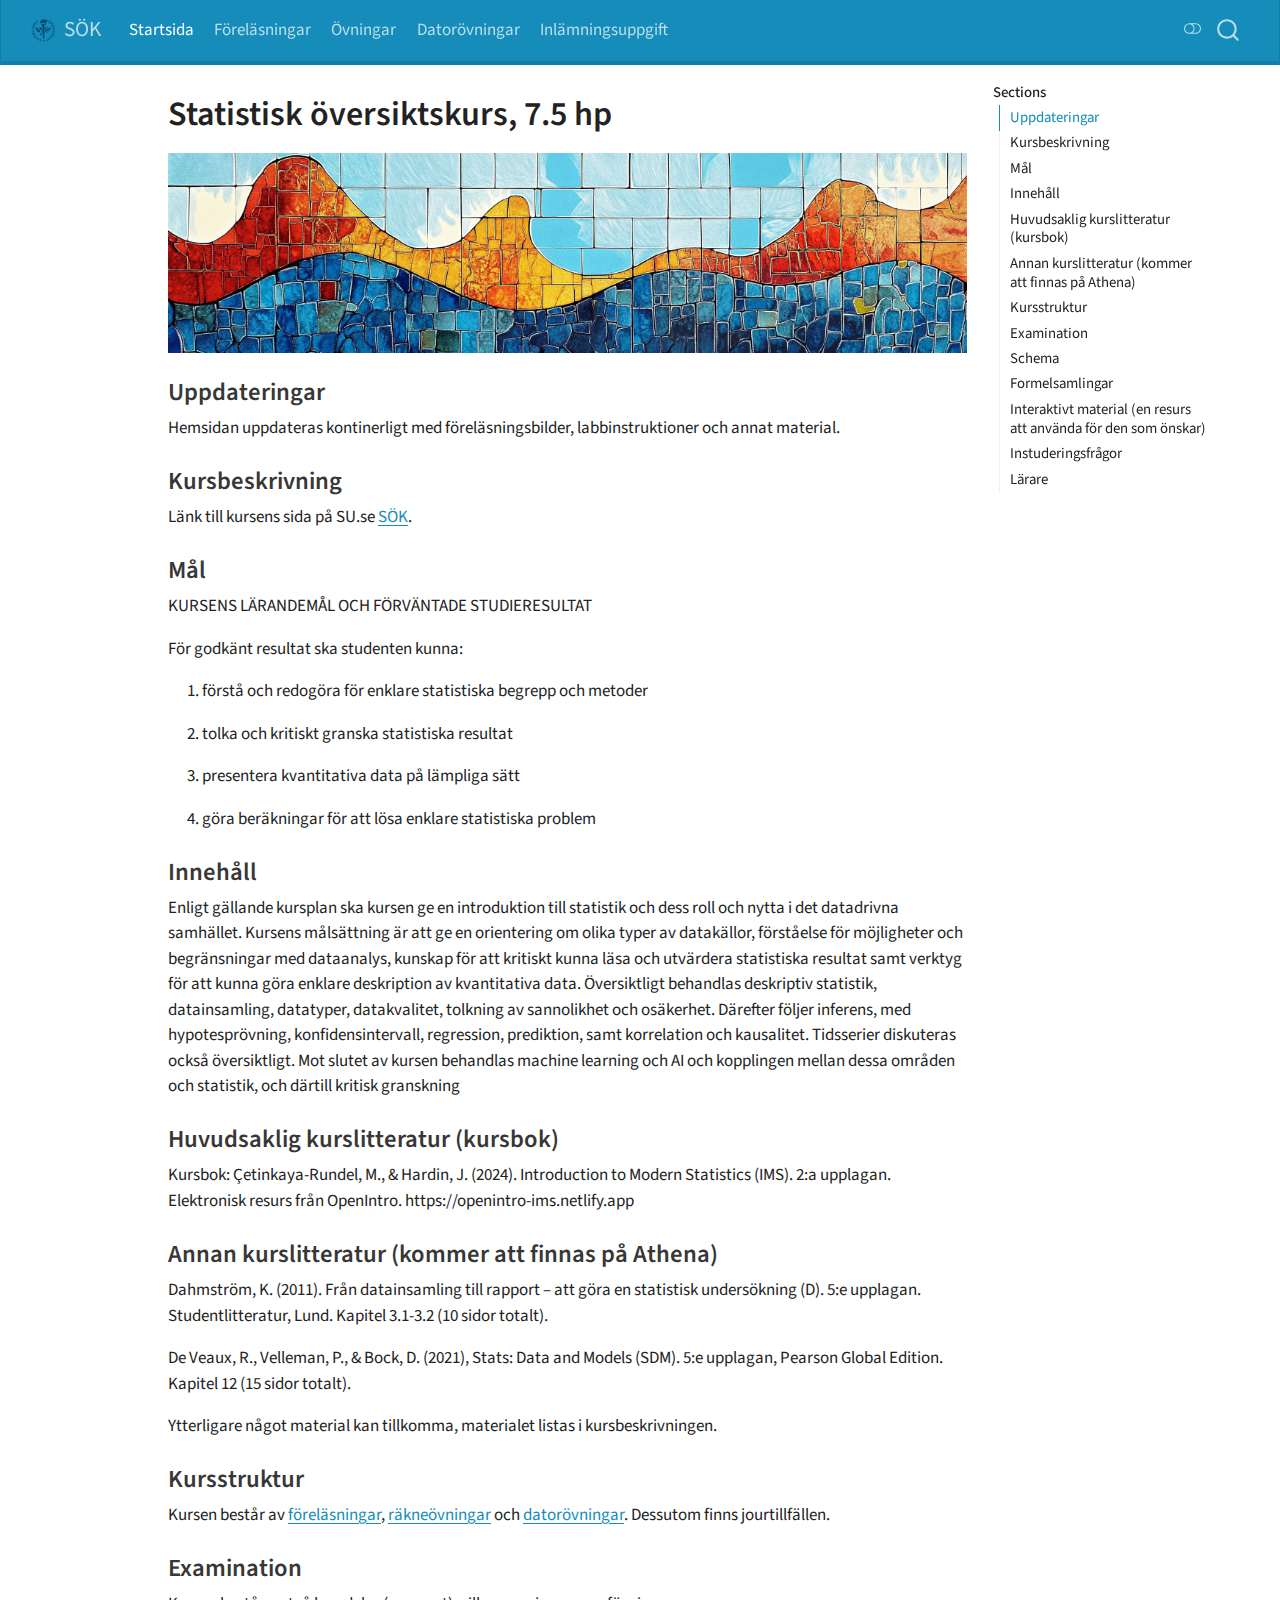
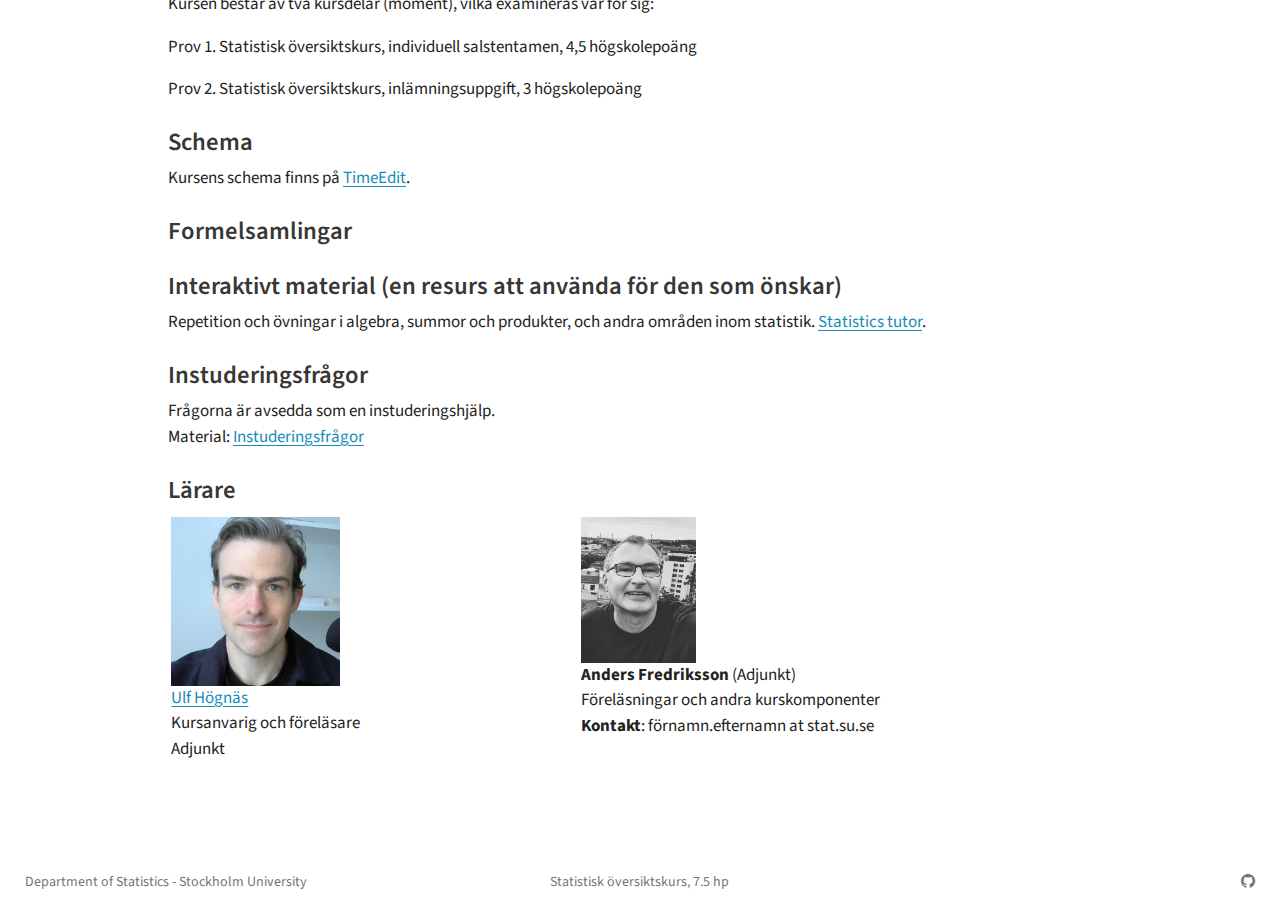
<file: docs/index.html>
<!DOCTYPE html>
<html xmlns="http://www.w3.org/1999/xhtml" lang="en" xml:lang="en"><head>

<meta charset="utf-8">
<meta name="generator" content="quarto-1.4.555">

<meta name="viewport" content="width=device-width, initial-scale=1.0, user-scalable=yes">


<title>SÖK - Statistisk översiktskurs, 7.5 hp</title>
<style>
code{white-space: pre-wrap;}
span.smallcaps{font-variant: small-caps;}
div.columns{display: flex; gap: min(4vw, 1.5em);}
div.column{flex: auto; overflow-x: auto;}
div.hanging-indent{margin-left: 1.5em; text-indent: -1.5em;}
ul.task-list{list-style: none;}
ul.task-list li input[type="checkbox"] {
  width: 0.8em;
  margin: 0 0.8em 0.2em -1em; /* quarto-specific, see https://github.com/quarto-dev/quarto-cli/issues/4556 */ 
  vertical-align: middle;
}
</style>


<script src="site_libs/quarto-nav/quarto-nav.js"></script>
<script src="site_libs/quarto-nav/headroom.min.js"></script>
<script src="site_libs/clipboard/clipboard.min.js"></script>
<script src="site_libs/quarto-search/autocomplete.umd.js"></script>
<script src="site_libs/quarto-search/fuse.min.js"></script>
<script src="site_libs/quarto-search/quarto-search.js"></script>
<meta name="quarto:offset" content="./">
<link href=".//misc/favicons/favicon.ico" rel="icon">
<script src="site_libs/quarto-html/quarto.js"></script>
<script src="site_libs/quarto-html/popper.min.js"></script>
<script src="site_libs/quarto-html/tippy.umd.min.js"></script>
<script src="site_libs/quarto-html/anchor.min.js"></script>
<link href="site_libs/quarto-html/tippy.css" rel="stylesheet">
<link href="site_libs/quarto-html/quarto-syntax-highlighting.css" rel="stylesheet" class="quarto-color-scheme" id="quarto-text-highlighting-styles">
<link href="site_libs/quarto-html/quarto-syntax-highlighting-dark.css" rel="prefetch" class="quarto-color-scheme quarto-color-alternate" id="quarto-text-highlighting-styles">
<script src="site_libs/bootstrap/bootstrap.min.js"></script>
<link href="site_libs/bootstrap/bootstrap-icons.css" rel="stylesheet">
<link href="site_libs/bootstrap/bootstrap.min.css" rel="stylesheet" class="quarto-color-scheme" id="quarto-bootstrap" data-mode="light">
<link href="site_libs/bootstrap/bootstrap-dark.min.css" rel="prefetch" class="quarto-color-scheme quarto-color-alternate" id="quarto-bootstrap" data-mode="dark">
<script id="quarto-search-options" type="application/json">{
  "location": "navbar",
  "copy-button": false,
  "collapse-after": 3,
  "panel-placement": "end",
  "type": "overlay",
  "limit": 50,
  "keyboard-shortcut": [
    "f",
    "/",
    "s"
  ],
  "show-item-context": false,
  "language": {
    "search-no-results-text": "No results",
    "search-matching-documents-text": "matching documents",
    "search-copy-link-title": "Copy link to search",
    "search-hide-matches-text": "Hide additional matches",
    "search-more-match-text": "more match in this document",
    "search-more-matches-text": "more matches in this document",
    "search-clear-button-title": "Clear",
    "search-text-placeholder": "",
    "search-detached-cancel-button-title": "Cancel",
    "search-submit-button-title": "Submit",
    "search-label": "Search"
  }
}</script>


<link rel="stylesheet" href="styles.css">
</head>

<body class="nav-fixed">

<div id="quarto-search-results"></div>
  <header id="quarto-header" class="headroom fixed-top">
    <nav class="navbar navbar-expand-lg " data-bs-theme="dark">
      <div class="navbar-container container-fluid">
      <div class="navbar-brand-container mx-auto">
    <a href="./index.html" class="navbar-brand navbar-brand-logo">
    <img src="./misc/SU_logo_small.png" alt="" class="navbar-logo">
    </a>
    <a class="navbar-brand" href="./index.html">
    <span class="navbar-title">SÖK</span>
    </a>
  </div>
            <div id="quarto-search" class="" title="Search"></div>
          <button class="navbar-toggler" type="button" data-bs-toggle="collapse" data-bs-target="#navbarCollapse" aria-controls="navbarCollapse" aria-expanded="false" aria-label="Toggle navigation" onclick="if (window.quartoToggleHeadroom) { window.quartoToggleHeadroom(); }">
  <span class="navbar-toggler-icon"></span>
</button>
          <div class="collapse navbar-collapse" id="navbarCollapse">
            <ul class="navbar-nav navbar-nav-scroll me-auto">
  <li class="nav-item">
    <a class="nav-link active" href="./index.html" aria-current="page"> 
<span class="menu-text">Startsida</span></a>
  </li>  
  <li class="nav-item">
    <a class="nav-link" href="./lectures.html"> 
<span class="menu-text">Föreläsningar</span></a>
  </li>  
  <li class="nav-item">
    <a class="nav-link" href="./exercises.html"> 
<span class="menu-text">Övningar</span></a>
  </li>  
  <li class="nav-item">
    <a class="nav-link" href="./computerlabs.html"> 
<span class="menu-text">Datorövningar</span></a>
  </li>  
  <li class="nav-item">
    <a class="nav-link" href="./homeassignment.html"> 
<span class="menu-text">Inlämningsuppgift</span></a>
  </li>  
</ul>
          </div> <!-- /navcollapse -->
          <div class="quarto-navbar-tools">
  <a href="" class="quarto-color-scheme-toggle quarto-navigation-tool  px-1" onclick="window.quartoToggleColorScheme(); return false;" title="Toggle dark mode"><i class="bi"></i></a>
</div>
      </div> <!-- /container-fluid -->
    </nav>
</header>
<!-- content -->
<div id="quarto-content" class="quarto-container page-columns page-rows-contents page-layout-article page-navbar">
<!-- sidebar -->
<!-- margin-sidebar -->
    <div id="quarto-margin-sidebar" class="sidebar margin-sidebar">
        <nav id="TOC" role="doc-toc" class="toc-active">
    <h2 id="toc-title">Sections</h2>
   
  <ul>
  <li><a href="#uppdateringar" id="toc-uppdateringar" class="nav-link active" data-scroll-target="#uppdateringar">Uppdateringar</a></li>
  <li><a href="#kursbeskrivning" id="toc-kursbeskrivning" class="nav-link" data-scroll-target="#kursbeskrivning">Kursbeskrivning</a></li>
  <li><a href="#mål" id="toc-mål" class="nav-link" data-scroll-target="#mål">Mål</a></li>
  <li><a href="#innehåll" id="toc-innehåll" class="nav-link" data-scroll-target="#innehåll">Innehåll</a></li>
  <li><a href="#huvudsaklig-kurslitteratur-kursbok" id="toc-huvudsaklig-kurslitteratur-kursbok" class="nav-link" data-scroll-target="#huvudsaklig-kurslitteratur-kursbok">Huvudsaklig kurslitteratur (kursbok)</a></li>
  <li><a href="#annan-kurslitteratur-kommer-att-finnas-på-athena" id="toc-annan-kurslitteratur-kommer-att-finnas-på-athena" class="nav-link" data-scroll-target="#annan-kurslitteratur-kommer-att-finnas-på-athena">Annan kurslitteratur (kommer att finnas på Athena)</a></li>
  <li><a href="#kursstruktur" id="toc-kursstruktur" class="nav-link" data-scroll-target="#kursstruktur">Kursstruktur</a></li>
  <li><a href="#examination" id="toc-examination" class="nav-link" data-scroll-target="#examination">Examination</a></li>
  <li><a href="#schema" id="toc-schema" class="nav-link" data-scroll-target="#schema">Schema</a></li>
  <li><a href="#formelsamlingar" id="toc-formelsamlingar" class="nav-link" data-scroll-target="#formelsamlingar">Formelsamlingar</a></li>
  <li><a href="#interaktivt-material-en-resurs-att-använda-för-den-som-önskar" id="toc-interaktivt-material-en-resurs-att-använda-för-den-som-önskar" class="nav-link" data-scroll-target="#interaktivt-material-en-resurs-att-använda-för-den-som-önskar">Interaktivt material (en resurs att använda för den som önskar)</a></li>
  <li><a href="#instuderingsfrågor" id="toc-instuderingsfrågor" class="nav-link" data-scroll-target="#instuderingsfrågor">Instuderingsfrågor</a></li>
  <li><a href="#lärare" id="toc-lärare" class="nav-link" data-scroll-target="#lärare">Lärare</a></li>
  </ul>
</nav>
    </div>
<!-- main -->
<main class="content" id="quarto-document-content">

<header id="title-block-header" class="quarto-title-block default">
<div class="quarto-title">
<h1 class="title">Statistisk översiktskurs, 7.5 hp</h1>
</div>



<div class="quarto-title-meta">

    
  
    
  </div>
  


</header>


<p><img src="misc/banner_image1.png" alt="AI generated banner image" class="center" width="100%"></p>
<section id="uppdateringar" class="level3">
<h3 class="anchored" data-anchor-id="uppdateringar">Uppdateringar</h3>
<p>Hemsidan uppdateras kontinerligt med föreläsningsbilder, labbinstruktioner och annat material.</p>
</section>
<section id="kursbeskrivning" class="level3">
<h3 class="anchored" data-anchor-id="kursbeskrivning">Kursbeskrivning</h3>
<p>Länk till kursens sida på SU.se <a href="https://www.su.se/sok-kurser-och-program/st1801-1.617482?semester=VT25&amp;eventcode=39064&amp;open-collapse-boxes=course-detail">SÖK</a>.</p>
</section>
<section id="mål" class="level3">
<h3 class="anchored" data-anchor-id="mål">Mål</h3>
<p>KURSENS LÄRANDEMÅL OCH FÖRVÄNTADE STUDIERESULTAT</p>
<p>För godkänt resultat ska studenten kunna:</p>
<ol type="1">
<li><p>förstå och redogöra för enklare statistiska begrepp och metoder</p></li>
<li><p>tolka och kritiskt granska statistiska resultat</p></li>
<li><p>presentera kvantitativa data på lämpliga sätt</p></li>
<li><p>göra beräkningar för att lösa enklare statistiska problem</p></li>
</ol>
</section>
<section id="innehåll" class="level3">
<h3 class="anchored" data-anchor-id="innehåll">Innehåll</h3>
<p>Enligt gällande kursplan ska kursen ge en introduktion till statistik och dess roll och nytta i det datadrivna samhället. Kursens målsättning är att ge en orientering om olika typer av datakällor, förståelse för möjligheter och begränsningar med dataanalys, kunskap för att kritiskt kunna läsa och utvärdera statistiska resultat samt verktyg för att kunna göra enklare deskription av kvantitativa data. Översiktligt behandlas deskriptiv statistik, datainsamling, datatyper, datakvalitet, tolkning av sannolikhet och osäkerhet. Därefter följer inferens, med hypotesprövning, konfidensintervall, regression, prediktion, samt korrelation och kausalitet. Tidsserier diskuteras också översiktligt. Mot slutet av kursen behandlas machine learning och AI och kopplingen mellan dessa områden och statistik, och därtill kritisk granskning</p>
</section>
<section id="huvudsaklig-kurslitteratur-kursbok" class="level3">
<h3 class="anchored" data-anchor-id="huvudsaklig-kurslitteratur-kursbok">Huvudsaklig kurslitteratur (kursbok)</h3>
<p>Kursbok: Çetinkaya-Rundel, M., &amp; Hardin, J. (2024). Introduction to Modern Statistics (IMS). 2:a upplagan. Elektronisk resurs från OpenIntro. https://openintro-ims.netlify.app</p>
</section>
<section id="annan-kurslitteratur-kommer-att-finnas-på-athena" class="level3">
<h3 class="anchored" data-anchor-id="annan-kurslitteratur-kommer-att-finnas-på-athena">Annan kurslitteratur (kommer att finnas på Athena)</h3>
<p>Dahmström, K. (2011). Från datainsamling till rapport – att göra en statistisk undersökning (D). 5:e upplagan. Studentlitteratur, Lund. Kapitel 3.1-3.2 (10 sidor totalt).</p>
<p>De Veaux, R., Velleman, P., &amp; Bock, D. (2021), Stats: Data and Models (SDM). 5:e upplagan, Pearson Global Edition. Kapitel 12 (15 sidor totalt).</p>
<p>Ytterligare något material kan tillkomma, materialet listas i kursbeskrivningen.</p>
</section>
<section id="kursstruktur" class="level3">
<h3 class="anchored" data-anchor-id="kursstruktur">Kursstruktur</h3>
<p>Kursen består av <a href="./lectures.html">föreläsningar</a>, <a href="./exercises.html">räkneövningar</a> och <a href="./computerlabs.html">datorövningar</a>. Dessutom finns jourtillfällen.</p>
</section>
<section id="examination" class="level3">
<h3 class="anchored" data-anchor-id="examination">Examination</h3>
<p>Kursen består av två kursdelar (moment), vilka examineras var för sig:</p>
<p>Prov 1. Statistisk översiktskurs, individuell salstentamen, 4,5 högskolepoäng</p>
<p>Prov 2. Statistisk översiktskurs, inlämningsuppgift, 3 högskolepoäng</p>
</section>
<section id="schema" class="level3">
<h3 class="anchored" data-anchor-id="schema">Schema</h3>
<p>Kursens schema finns på <a href="https://cloud.timeedit.net/su/web/stud1/s.html?tab=3&amp;object=cevt_39063_VT2025&amp;startDate=20250222&amp;endDate=20250913&amp;type=courseevent&amp;h=t">TimeEdit</a>.</p>
</section>
<section id="formelsamlingar" class="level3">
<h3 class="anchored" data-anchor-id="formelsamlingar">Formelsamlingar</h3>
</section>
<section id="interaktivt-material-en-resurs-att-använda-för-den-som-önskar" class="level3">
<h3 class="anchored" data-anchor-id="interaktivt-material-en-resurs-att-använda-för-den-som-önskar">Interaktivt material (en resurs att använda för den som önskar)</h3>
<p>Repetition och övningar i algebra, summor och produkter, och andra områden inom statistik. <a href="https://karlsigfrid.github.io/statisticstutor/output/exercises/algebra_basic.html">Statistics tutor</a>.</p>
</section>
<section id="instuderingsfrågor" class="level3">
<h3 class="anchored" data-anchor-id="instuderingsfrågor">Instuderingsfrågor</h3>
<p>Frågorna är avsedda som en instuderingshjälp.<br>
Material: <a href=".\misc/Instuderingsfrågor.pdf">Instuderingsfrågor</a><br>
</p>
</section>
<section id="lärare" class="level3">
<h3 class="anchored" data-anchor-id="lärare">Lärare</h3>
<div>

</div>
<div class="quarto-layout-panel" data-layout="[ [1,1],[1,1] ]">
<div class="quarto-layout-row">
<div class="quarto-layout-cell" style="flex-basis: 50.0%;justify-content: flex-start;">
<p><img src="./misc/ulf1.jpg" width="44%"><br>
<a href="https://www.su.se/profiles/ulh3291-1.365684">Ulf Högnäs</a><br>Kursanvarig och föreläsare<br>Adjunkt</p>
</div>
<div class="quarto-layout-cell" style="flex-basis: 50.0%;justify-content: flex-start;">
<p><img src="./misc/AF.png" width="30%"><br>
<strong>Anders Fredriksson</strong> (Adjunkt)<br>Föreläsningar och andra kurskomponenter<br><strong>Kontakt</strong>: förnamn.efternamn at stat.su.se<br></p>
</div>
</div>
</div>


</section>

</main> <!-- /main -->
<script id="quarto-html-after-body" type="application/javascript">
window.document.addEventListener("DOMContentLoaded", function (event) {
  const toggleBodyColorMode = (bsSheetEl) => {
    const mode = bsSheetEl.getAttribute("data-mode");
    const bodyEl = window.document.querySelector("body");
    if (mode === "dark") {
      bodyEl.classList.add("quarto-dark");
      bodyEl.classList.remove("quarto-light");
    } else {
      bodyEl.classList.add("quarto-light");
      bodyEl.classList.remove("quarto-dark");
    }
  }
  const toggleBodyColorPrimary = () => {
    const bsSheetEl = window.document.querySelector("link#quarto-bootstrap");
    if (bsSheetEl) {
      toggleBodyColorMode(bsSheetEl);
    }
  }
  toggleBodyColorPrimary();  
  const disableStylesheet = (stylesheets) => {
    for (let i=0; i < stylesheets.length; i++) {
      const stylesheet = stylesheets[i];
      stylesheet.rel = 'prefetch';
    }
  }
  const enableStylesheet = (stylesheets) => {
    for (let i=0; i < stylesheets.length; i++) {
      const stylesheet = stylesheets[i];
      stylesheet.rel = 'stylesheet';
    }
  }
  const manageTransitions = (selector, allowTransitions) => {
    const els = window.document.querySelectorAll(selector);
    for (let i=0; i < els.length; i++) {
      const el = els[i];
      if (allowTransitions) {
        el.classList.remove('notransition');
      } else {
        el.classList.add('notransition');
      }
    }
  }
  const toggleGiscusIfUsed = (isAlternate, darkModeDefault) => {
    const baseTheme = document.querySelector('#giscus-base-theme')?.value ?? 'light';
    const alternateTheme = document.querySelector('#giscus-alt-theme')?.value ?? 'dark';
    let newTheme = '';
    if(darkModeDefault) {
      newTheme = isAlternate ? baseTheme : alternateTheme;
    } else {
      newTheme = isAlternate ? alternateTheme : baseTheme;
    }
    const changeGiscusTheme = () => {
      // From: https://github.com/giscus/giscus/issues/336
      const sendMessage = (message) => {
        const iframe = document.querySelector('iframe.giscus-frame');
        if (!iframe) return;
        iframe.contentWindow.postMessage({ giscus: message }, 'https://giscus.app');
      }
      sendMessage({
        setConfig: {
          theme: newTheme
        }
      });
    }
    const isGiscussLoaded = window.document.querySelector('iframe.giscus-frame') !== null;
    if (isGiscussLoaded) {
      changeGiscusTheme();
    }
  }
  const toggleColorMode = (alternate) => {
    // Switch the stylesheets
    const alternateStylesheets = window.document.querySelectorAll('link.quarto-color-scheme.quarto-color-alternate');
    manageTransitions('#quarto-margin-sidebar .nav-link', false);
    if (alternate) {
      enableStylesheet(alternateStylesheets);
      for (const sheetNode of alternateStylesheets) {
        if (sheetNode.id === "quarto-bootstrap") {
          toggleBodyColorMode(sheetNode);
        }
      }
    } else {
      disableStylesheet(alternateStylesheets);
      toggleBodyColorPrimary();
    }
    manageTransitions('#quarto-margin-sidebar .nav-link', true);
    // Switch the toggles
    const toggles = window.document.querySelectorAll('.quarto-color-scheme-toggle');
    for (let i=0; i < toggles.length; i++) {
      const toggle = toggles[i];
      if (toggle) {
        if (alternate) {
          toggle.classList.add("alternate");     
        } else {
          toggle.classList.remove("alternate");
        }
      }
    }
    // Hack to workaround the fact that safari doesn't
    // properly recolor the scrollbar when toggling (#1455)
    if (navigator.userAgent.indexOf('Safari') > 0 && navigator.userAgent.indexOf('Chrome') == -1) {
      manageTransitions("body", false);
      window.scrollTo(0, 1);
      setTimeout(() => {
        window.scrollTo(0, 0);
        manageTransitions("body", true);
      }, 40);  
    }
  }
  const isFileUrl = () => { 
    return window.location.protocol === 'file:';
  }
  const hasAlternateSentinel = () => {  
    let styleSentinel = getColorSchemeSentinel();
    if (styleSentinel !== null) {
      return styleSentinel === "alternate";
    } else {
      return false;
    }
  }
  const setStyleSentinel = (alternate) => {
    const value = alternate ? "alternate" : "default";
    if (!isFileUrl()) {
      window.localStorage.setItem("quarto-color-scheme", value);
    } else {
      localAlternateSentinel = value;
    }
  }
  const getColorSchemeSentinel = () => {
    if (!isFileUrl()) {
      const storageValue = window.localStorage.getItem("quarto-color-scheme");
      return storageValue != null ? storageValue : localAlternateSentinel;
    } else {
      return localAlternateSentinel;
    }
  }
  const darkModeDefault = false;
  let localAlternateSentinel = darkModeDefault ? 'alternate' : 'default';
  // Dark / light mode switch
  window.quartoToggleColorScheme = () => {
    // Read the current dark / light value 
    let toAlternate = !hasAlternateSentinel();
    toggleColorMode(toAlternate);
    setStyleSentinel(toAlternate);
    toggleGiscusIfUsed(toAlternate, darkModeDefault);
  };
  // Ensure there is a toggle, if there isn't float one in the top right
  if (window.document.querySelector('.quarto-color-scheme-toggle') === null) {
    const a = window.document.createElement('a');
    a.classList.add('top-right');
    a.classList.add('quarto-color-scheme-toggle');
    a.href = "";
    a.onclick = function() { try { window.quartoToggleColorScheme(); } catch {} return false; };
    const i = window.document.createElement("i");
    i.classList.add('bi');
    a.appendChild(i);
    window.document.body.appendChild(a);
  }
  // Switch to dark mode if need be
  if (hasAlternateSentinel()) {
    toggleColorMode(true);
  } else {
    toggleColorMode(false);
  }
  const icon = "";
  const anchorJS = new window.AnchorJS();
  anchorJS.options = {
    placement: 'right',
    icon: icon
  };
  anchorJS.add('.anchored');
  const isCodeAnnotation = (el) => {
    for (const clz of el.classList) {
      if (clz.startsWith('code-annotation-')) {                     
        return true;
      }
    }
    return false;
  }
  const clipboard = new window.ClipboardJS('.code-copy-button', {
    text: function(trigger) {
      const codeEl = trigger.previousElementSibling.cloneNode(true);
      for (const childEl of codeEl.children) {
        if (isCodeAnnotation(childEl)) {
          childEl.remove();
        }
      }
      return codeEl.innerText;
    }
  });
  clipboard.on('success', function(e) {
    // button target
    const button = e.trigger;
    // don't keep focus
    button.blur();
    // flash "checked"
    button.classList.add('code-copy-button-checked');
    var currentTitle = button.getAttribute("title");
    button.setAttribute("title", "Copied!");
    let tooltip;
    if (window.bootstrap) {
      button.setAttribute("data-bs-toggle", "tooltip");
      button.setAttribute("data-bs-placement", "left");
      button.setAttribute("data-bs-title", "Copied!");
      tooltip = new bootstrap.Tooltip(button, 
        { trigger: "manual", 
          customClass: "code-copy-button-tooltip",
          offset: [0, -8]});
      tooltip.show();    
    }
    setTimeout(function() {
      if (tooltip) {
        tooltip.hide();
        button.removeAttribute("data-bs-title");
        button.removeAttribute("data-bs-toggle");
        button.removeAttribute("data-bs-placement");
      }
      button.setAttribute("title", currentTitle);
      button.classList.remove('code-copy-button-checked');
    }, 1000);
    // clear code selection
    e.clearSelection();
  });
    var localhostRegex = new RegExp(/^(?:http|https):\/\/localhost\:?[0-9]*\//);
    var mailtoRegex = new RegExp(/^mailto:/);
      var filterRegex = new RegExp('/' + window.location.host + '/');
    var isInternal = (href) => {
        return filterRegex.test(href) || localhostRegex.test(href) || mailtoRegex.test(href);
    }
    // Inspect non-navigation links and adorn them if external
 	var links = window.document.querySelectorAll('a[href]:not(.nav-link):not(.navbar-brand):not(.toc-action):not(.sidebar-link):not(.sidebar-item-toggle):not(.pagination-link):not(.no-external):not([aria-hidden]):not(.dropdown-item):not(.quarto-navigation-tool)');
    for (var i=0; i<links.length; i++) {
      const link = links[i];
      if (!isInternal(link.href)) {
        // undo the damage that might have been done by quarto-nav.js in the case of
        // links that we want to consider external
        if (link.dataset.originalHref !== undefined) {
          link.href = link.dataset.originalHref;
        }
      }
    }
  function tippyHover(el, contentFn, onTriggerFn, onUntriggerFn) {
    const config = {
      allowHTML: true,
      maxWidth: 500,
      delay: 100,
      arrow: false,
      appendTo: function(el) {
          return el.parentElement;
      },
      interactive: true,
      interactiveBorder: 10,
      theme: 'quarto',
      placement: 'bottom-start',
    };
    if (contentFn) {
      config.content = contentFn;
    }
    if (onTriggerFn) {
      config.onTrigger = onTriggerFn;
    }
    if (onUntriggerFn) {
      config.onUntrigger = onUntriggerFn;
    }
    window.tippy(el, config); 
  }
  const noterefs = window.document.querySelectorAll('a[role="doc-noteref"]');
  for (var i=0; i<noterefs.length; i++) {
    const ref = noterefs[i];
    tippyHover(ref, function() {
      // use id or data attribute instead here
      let href = ref.getAttribute('data-footnote-href') || ref.getAttribute('href');
      try { href = new URL(href).hash; } catch {}
      const id = href.replace(/^#\/?/, "");
      const note = window.document.getElementById(id);
      if (note) {
        return note.innerHTML;
      } else {
        return "";
      }
    });
  }
  const xrefs = window.document.querySelectorAll('a.quarto-xref');
  const processXRef = (id, note) => {
    // Strip column container classes
    const stripColumnClz = (el) => {
      el.classList.remove("page-full", "page-columns");
      if (el.children) {
        for (const child of el.children) {
          stripColumnClz(child);
        }
      }
    }
    stripColumnClz(note)
    if (id === null || id.startsWith('sec-')) {
      // Special case sections, only their first couple elements
      const container = document.createElement("div");
      if (note.children && note.children.length > 2) {
        container.appendChild(note.children[0].cloneNode(true));
        for (let i = 1; i < note.children.length; i++) {
          const child = note.children[i];
          if (child.tagName === "P" && child.innerText === "") {
            continue;
          } else {
            container.appendChild(child.cloneNode(true));
            break;
          }
        }
        if (window.Quarto?.typesetMath) {
          window.Quarto.typesetMath(container);
        }
        return container.innerHTML
      } else {
        if (window.Quarto?.typesetMath) {
          window.Quarto.typesetMath(note);
        }
        return note.innerHTML;
      }
    } else {
      // Remove any anchor links if they are present
      const anchorLink = note.querySelector('a.anchorjs-link');
      if (anchorLink) {
        anchorLink.remove();
      }
      if (window.Quarto?.typesetMath) {
        window.Quarto.typesetMath(note);
      }
      // TODO in 1.5, we should make sure this works without a callout special case
      if (note.classList.contains("callout")) {
        return note.outerHTML;
      } else {
        return note.innerHTML;
      }
    }
  }
  for (var i=0; i<xrefs.length; i++) {
    const xref = xrefs[i];
    tippyHover(xref, undefined, function(instance) {
      instance.disable();
      let url = xref.getAttribute('href');
      let hash = undefined; 
      if (url.startsWith('#')) {
        hash = url;
      } else {
        try { hash = new URL(url).hash; } catch {}
      }
      if (hash) {
        const id = hash.replace(/^#\/?/, "");
        const note = window.document.getElementById(id);
        if (note !== null) {
          try {
            const html = processXRef(id, note.cloneNode(true));
            instance.setContent(html);
          } finally {
            instance.enable();
            instance.show();
          }
        } else {
          // See if we can fetch this
          fetch(url.split('#')[0])
          .then(res => res.text())
          .then(html => {
            const parser = new DOMParser();
            const htmlDoc = parser.parseFromString(html, "text/html");
            const note = htmlDoc.getElementById(id);
            if (note !== null) {
              const html = processXRef(id, note);
              instance.setContent(html);
            } 
          }).finally(() => {
            instance.enable();
            instance.show();
          });
        }
      } else {
        // See if we can fetch a full url (with no hash to target)
        // This is a special case and we should probably do some content thinning / targeting
        fetch(url)
        .then(res => res.text())
        .then(html => {
          const parser = new DOMParser();
          const htmlDoc = parser.parseFromString(html, "text/html");
          const note = htmlDoc.querySelector('main.content');
          if (note !== null) {
            // This should only happen for chapter cross references
            // (since there is no id in the URL)
            // remove the first header
            if (note.children.length > 0 && note.children[0].tagName === "HEADER") {
              note.children[0].remove();
            }
            const html = processXRef(null, note);
            instance.setContent(html);
          } 
        }).finally(() => {
          instance.enable();
          instance.show();
        });
      }
    }, function(instance) {
    });
  }
      let selectedAnnoteEl;
      const selectorForAnnotation = ( cell, annotation) => {
        let cellAttr = 'data-code-cell="' + cell + '"';
        let lineAttr = 'data-code-annotation="' +  annotation + '"';
        const selector = 'span[' + cellAttr + '][' + lineAttr + ']';
        return selector;
      }
      const selectCodeLines = (annoteEl) => {
        const doc = window.document;
        const targetCell = annoteEl.getAttribute("data-target-cell");
        const targetAnnotation = annoteEl.getAttribute("data-target-annotation");
        const annoteSpan = window.document.querySelector(selectorForAnnotation(targetCell, targetAnnotation));
        const lines = annoteSpan.getAttribute("data-code-lines").split(",");
        const lineIds = lines.map((line) => {
          return targetCell + "-" + line;
        })
        let top = null;
        let height = null;
        let parent = null;
        if (lineIds.length > 0) {
            //compute the position of the single el (top and bottom and make a div)
            const el = window.document.getElementById(lineIds[0]);
            top = el.offsetTop;
            height = el.offsetHeight;
            parent = el.parentElement.parentElement;
          if (lineIds.length > 1) {
            const lastEl = window.document.getElementById(lineIds[lineIds.length - 1]);
            const bottom = lastEl.offsetTop + lastEl.offsetHeight;
            height = bottom - top;
          }
          if (top !== null && height !== null && parent !== null) {
            // cook up a div (if necessary) and position it 
            let div = window.document.getElementById("code-annotation-line-highlight");
            if (div === null) {
              div = window.document.createElement("div");
              div.setAttribute("id", "code-annotation-line-highlight");
              div.style.position = 'absolute';
              parent.appendChild(div);
            }
            div.style.top = top - 2 + "px";
            div.style.height = height + 4 + "px";
            div.style.left = 0;
            let gutterDiv = window.document.getElementById("code-annotation-line-highlight-gutter");
            if (gutterDiv === null) {
              gutterDiv = window.document.createElement("div");
              gutterDiv.setAttribute("id", "code-annotation-line-highlight-gutter");
              gutterDiv.style.position = 'absolute';
              const codeCell = window.document.getElementById(targetCell);
              const gutter = codeCell.querySelector('.code-annotation-gutter');
              gutter.appendChild(gutterDiv);
            }
            gutterDiv.style.top = top - 2 + "px";
            gutterDiv.style.height = height + 4 + "px";
          }
          selectedAnnoteEl = annoteEl;
        }
      };
      const unselectCodeLines = () => {
        const elementsIds = ["code-annotation-line-highlight", "code-annotation-line-highlight-gutter"];
        elementsIds.forEach((elId) => {
          const div = window.document.getElementById(elId);
          if (div) {
            div.remove();
          }
        });
        selectedAnnoteEl = undefined;
      };
        // Handle positioning of the toggle
    window.addEventListener(
      "resize",
      throttle(() => {
        elRect = undefined;
        if (selectedAnnoteEl) {
          selectCodeLines(selectedAnnoteEl);
        }
      }, 10)
    );
    function throttle(fn, ms) {
    let throttle = false;
    let timer;
      return (...args) => {
        if(!throttle) { // first call gets through
            fn.apply(this, args);
            throttle = true;
        } else { // all the others get throttled
            if(timer) clearTimeout(timer); // cancel #2
            timer = setTimeout(() => {
              fn.apply(this, args);
              timer = throttle = false;
            }, ms);
        }
      };
    }
      // Attach click handler to the DT
      const annoteDls = window.document.querySelectorAll('dt[data-target-cell]');
      for (const annoteDlNode of annoteDls) {
        annoteDlNode.addEventListener('click', (event) => {
          const clickedEl = event.target;
          if (clickedEl !== selectedAnnoteEl) {
            unselectCodeLines();
            const activeEl = window.document.querySelector('dt[data-target-cell].code-annotation-active');
            if (activeEl) {
              activeEl.classList.remove('code-annotation-active');
            }
            selectCodeLines(clickedEl);
            clickedEl.classList.add('code-annotation-active');
          } else {
            // Unselect the line
            unselectCodeLines();
            clickedEl.classList.remove('code-annotation-active');
          }
        });
      }
  const findCites = (el) => {
    const parentEl = el.parentElement;
    if (parentEl) {
      const cites = parentEl.dataset.cites;
      if (cites) {
        return {
          el,
          cites: cites.split(' ')
        };
      } else {
        return findCites(el.parentElement)
      }
    } else {
      return undefined;
    }
  };
  var bibliorefs = window.document.querySelectorAll('a[role="doc-biblioref"]');
  for (var i=0; i<bibliorefs.length; i++) {
    const ref = bibliorefs[i];
    const citeInfo = findCites(ref);
    if (citeInfo) {
      tippyHover(citeInfo.el, function() {
        var popup = window.document.createElement('div');
        citeInfo.cites.forEach(function(cite) {
          var citeDiv = window.document.createElement('div');
          citeDiv.classList.add('hanging-indent');
          citeDiv.classList.add('csl-entry');
          var biblioDiv = window.document.getElementById('ref-' + cite);
          if (biblioDiv) {
            citeDiv.innerHTML = biblioDiv.innerHTML;
          }
          popup.appendChild(citeDiv);
        });
        return popup.innerHTML;
      });
    }
  }
});
</script>
</div> <!-- /content -->
<footer class="footer">
  <div class="nav-footer">
    <div class="nav-footer-left">
      <ul class="footer-items list-unstyled">
    <li class="nav-item">
    <a class="nav-link" href="https://www.su.se/statistiska-institutionen/">
<p>Department of Statistics - Stockholm University</p>
</a>
  </li>  
</ul>
    </div>   
    <div class="nav-footer-center">
      <ul class="footer-items list-unstyled">
    <li class="nav-item">
 Statistisk översiktskurs, 7.5 hp
  </li>  
</ul>
    </div>
    <div class="nav-footer-right">
      <ul class="footer-items list-unstyled">
    <li class="nav-item compact">
    <a class="nav-link" href="https://github.com/StatisticsSU/SOK">
      <i class="bi bi-github" role="img" aria-label="Quarto GitHub">
</i> 
    </a>
  </li>  
</ul>
    </div>
  </div>
</footer>




</body></html>
</file>
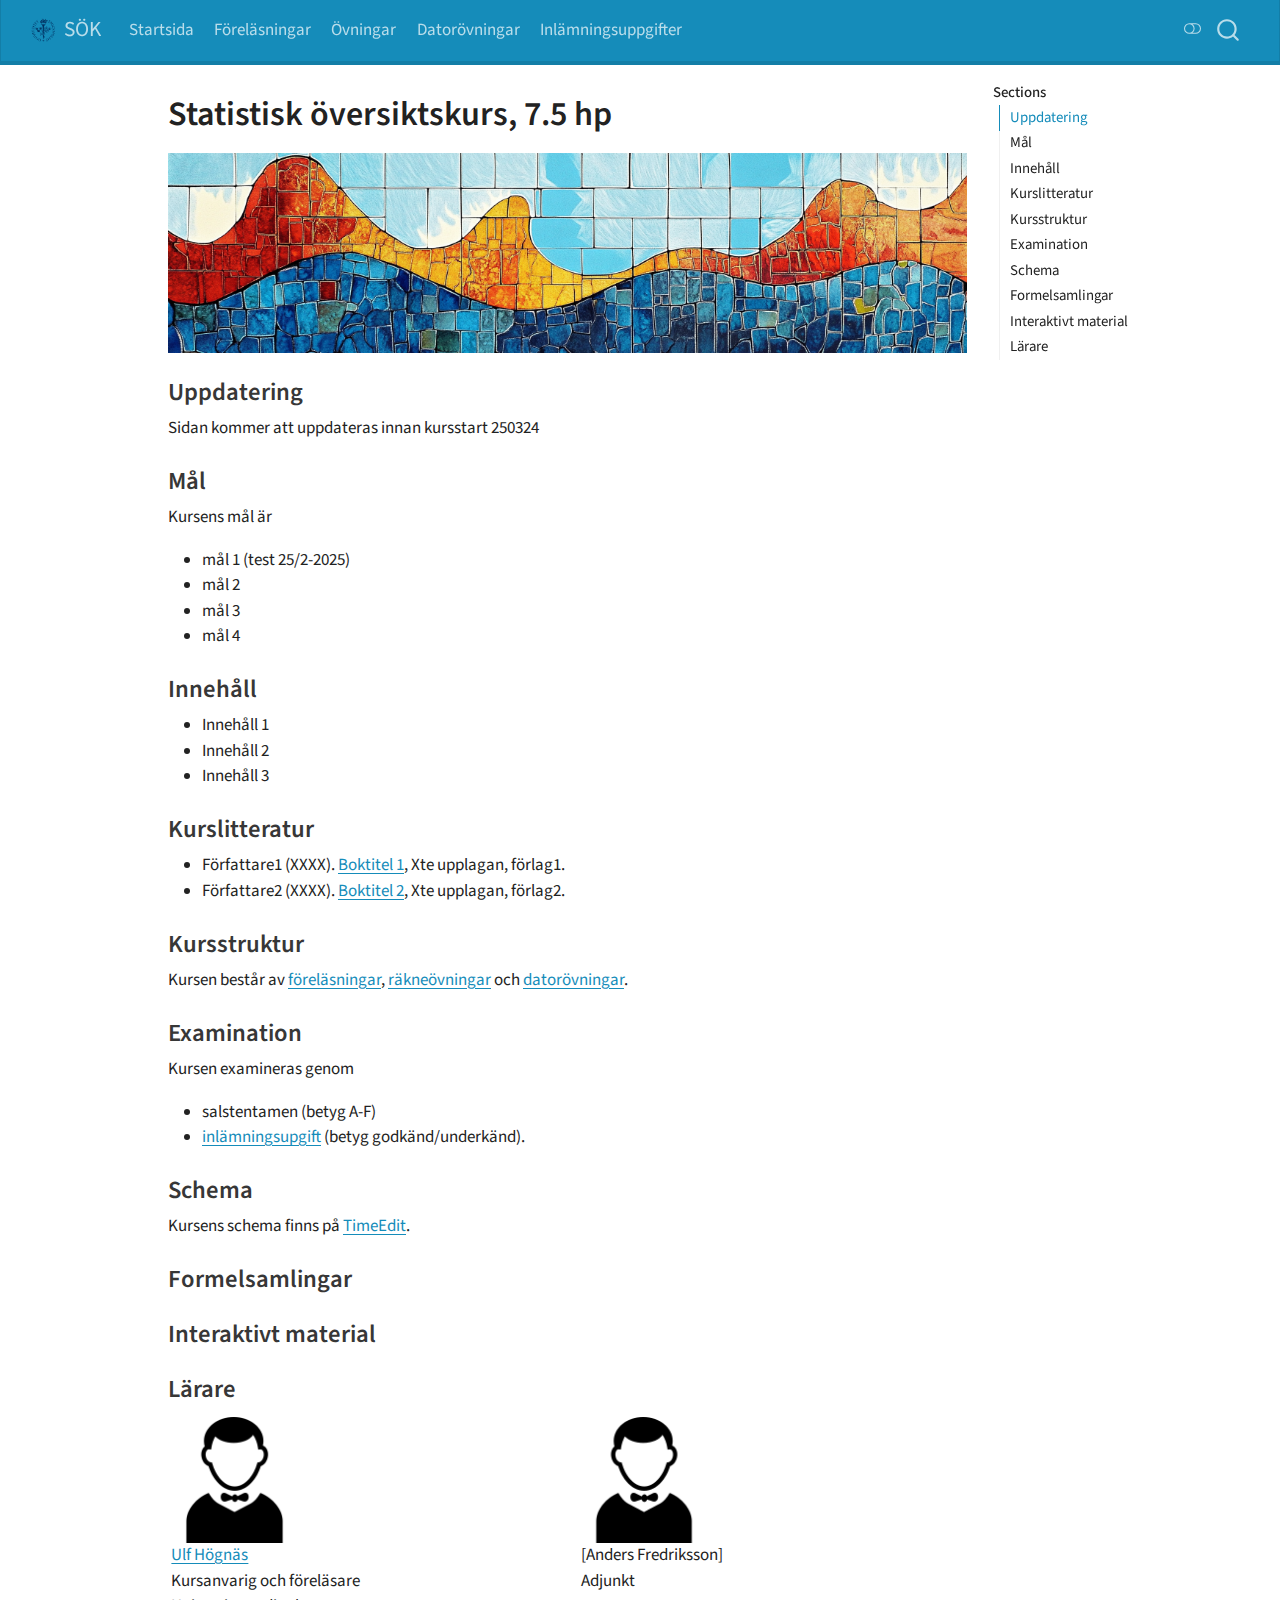
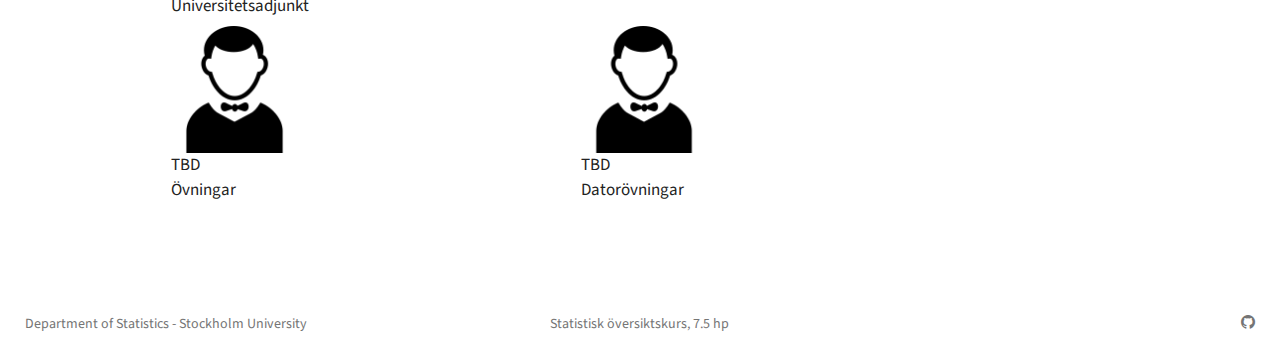
<file: docs/SOK/index.html>
<!DOCTYPE html>
<html xmlns="http://www.w3.org/1999/xhtml" lang="en" xml:lang="en"><head>

<meta charset="utf-8">
<meta name="generator" content="quarto-1.4.555">

<meta name="viewport" content="width=device-width, initial-scale=1.0, user-scalable=yes">


<title>SÖK - Statistisk översiktskurs, 7.5 hp</title>
<style>
code{white-space: pre-wrap;}
span.smallcaps{font-variant: small-caps;}
div.columns{display: flex; gap: min(4vw, 1.5em);}
div.column{flex: auto; overflow-x: auto;}
div.hanging-indent{margin-left: 1.5em; text-indent: -1.5em;}
ul.task-list{list-style: none;}
ul.task-list li input[type="checkbox"] {
  width: 0.8em;
  margin: 0 0.8em 0.2em -1em; /* quarto-specific, see https://github.com/quarto-dev/quarto-cli/issues/4556 */ 
  vertical-align: middle;
}
</style>


<script src="../site_libs/quarto-nav/quarto-nav.js"></script>
<script src="../site_libs/quarto-nav/headroom.min.js"></script>
<script src="../site_libs/clipboard/clipboard.min.js"></script>
<script src="../site_libs/quarto-search/autocomplete.umd.js"></script>
<script src="../site_libs/quarto-search/fuse.min.js"></script>
<script src="../site_libs/quarto-search/quarto-search.js"></script>
<meta name="quarto:offset" content="../">
<link href="..//misc/favicons/favicon.ico" rel="icon">
<script src="../site_libs/quarto-html/quarto.js"></script>
<script src="../site_libs/quarto-html/popper.min.js"></script>
<script src="../site_libs/quarto-html/tippy.umd.min.js"></script>
<script src="../site_libs/quarto-html/anchor.min.js"></script>
<link href="../site_libs/quarto-html/tippy.css" rel="stylesheet">
<link href="../site_libs/quarto-html/quarto-syntax-highlighting.css" rel="stylesheet" class="quarto-color-scheme" id="quarto-text-highlighting-styles">
<link href="../site_libs/quarto-html/quarto-syntax-highlighting-dark.css" rel="prefetch" class="quarto-color-scheme quarto-color-alternate" id="quarto-text-highlighting-styles">
<script src="../site_libs/bootstrap/bootstrap.min.js"></script>
<link href="../site_libs/bootstrap/bootstrap-icons.css" rel="stylesheet">
<link href="../site_libs/bootstrap/bootstrap.min.css" rel="stylesheet" class="quarto-color-scheme" id="quarto-bootstrap" data-mode="light">
<link href="../site_libs/bootstrap/bootstrap-dark.min.css" rel="prefetch" class="quarto-color-scheme quarto-color-alternate" id="quarto-bootstrap" data-mode="dark">
<script id="quarto-search-options" type="application/json">{
  "location": "navbar",
  "copy-button": false,
  "collapse-after": 3,
  "panel-placement": "end",
  "type": "overlay",
  "limit": 50,
  "keyboard-shortcut": [
    "f",
    "/",
    "s"
  ],
  "show-item-context": false,
  "language": {
    "search-no-results-text": "No results",
    "search-matching-documents-text": "matching documents",
    "search-copy-link-title": "Copy link to search",
    "search-hide-matches-text": "Hide additional matches",
    "search-more-match-text": "more match in this document",
    "search-more-matches-text": "more matches in this document",
    "search-clear-button-title": "Clear",
    "search-text-placeholder": "",
    "search-detached-cancel-button-title": "Cancel",
    "search-submit-button-title": "Submit",
    "search-label": "Search"
  }
}</script>


<link rel="stylesheet" href="../styles.css">
</head>

<body class="nav-fixed">

<div id="quarto-search-results"></div>
  <header id="quarto-header" class="headroom fixed-top">
    <nav class="navbar navbar-expand-lg " data-bs-theme="dark">
      <div class="navbar-container container-fluid">
      <div class="navbar-brand-container mx-auto">
    <a href="../index.html" class="navbar-brand navbar-brand-logo">
    <img src="../misc/SU_logo_small.png" alt="" class="navbar-logo">
    </a>
    <a class="navbar-brand" href="../index.html">
    <span class="navbar-title">SÖK</span>
    </a>
  </div>
            <div id="quarto-search" class="" title="Search"></div>
          <button class="navbar-toggler" type="button" data-bs-toggle="collapse" data-bs-target="#navbarCollapse" aria-controls="navbarCollapse" aria-expanded="false" aria-label="Toggle navigation" onclick="if (window.quartoToggleHeadroom) { window.quartoToggleHeadroom(); }">
  <span class="navbar-toggler-icon"></span>
</button>
          <div class="collapse navbar-collapse" id="navbarCollapse">
            <ul class="navbar-nav navbar-nav-scroll me-auto">
  <li class="nav-item">
    <a class="nav-link" href="../index.html"> 
<span class="menu-text">Startsida</span></a>
  </li>  
  <li class="nav-item">
    <a class="nav-link" href="../lectures.html"> 
<span class="menu-text">Föreläsningar</span></a>
  </li>  
  <li class="nav-item">
    <a class="nav-link" href="../exercises.html"> 
<span class="menu-text">Övningar</span></a>
  </li>  
  <li class="nav-item">
    <a class="nav-link" href="../computerlabs.html"> 
<span class="menu-text">Datorövningar</span></a>
  </li>  
  <li class="nav-item">
    <a class="nav-link" href="../homeassignment.html"> 
<span class="menu-text">Inlämningsuppgifter</span></a>
  </li>  
</ul>
          </div> <!-- /navcollapse -->
          <div class="quarto-navbar-tools">
  <a href="" class="quarto-color-scheme-toggle quarto-navigation-tool  px-1" onclick="window.quartoToggleColorScheme(); return false;" title="Toggle dark mode"><i class="bi"></i></a>
</div>
      </div> <!-- /container-fluid -->
    </nav>
</header>
<!-- content -->
<div id="quarto-content" class="quarto-container page-columns page-rows-contents page-layout-article page-navbar">
<!-- sidebar -->
<!-- margin-sidebar -->
    <div id="quarto-margin-sidebar" class="sidebar margin-sidebar">
        <nav id="TOC" role="doc-toc" class="toc-active">
    <h2 id="toc-title">Sections</h2>
   
  <ul>
  <li><a href="#uppdatering" id="toc-uppdatering" class="nav-link active" data-scroll-target="#uppdatering">Uppdatering</a></li>
  <li><a href="#mål" id="toc-mål" class="nav-link" data-scroll-target="#mål">Mål</a></li>
  <li><a href="#innehåll" id="toc-innehåll" class="nav-link" data-scroll-target="#innehåll">Innehåll</a></li>
  <li><a href="#kurslitteratur" id="toc-kurslitteratur" class="nav-link" data-scroll-target="#kurslitteratur">Kurslitteratur</a></li>
  <li><a href="#kursstruktur" id="toc-kursstruktur" class="nav-link" data-scroll-target="#kursstruktur">Kursstruktur</a></li>
  <li><a href="#examination" id="toc-examination" class="nav-link" data-scroll-target="#examination">Examination</a></li>
  <li><a href="#schema" id="toc-schema" class="nav-link" data-scroll-target="#schema">Schema</a></li>
  <li><a href="#formelsamlingar" id="toc-formelsamlingar" class="nav-link" data-scroll-target="#formelsamlingar">Formelsamlingar</a></li>
  <li><a href="#interaktivt-material" id="toc-interaktivt-material" class="nav-link" data-scroll-target="#interaktivt-material">Interaktivt material</a></li>
  <li><a href="#lärare" id="toc-lärare" class="nav-link" data-scroll-target="#lärare">Lärare</a></li>
  </ul>
</nav>
    </div>
<!-- main -->
<main class="content" id="quarto-document-content">

<header id="title-block-header" class="quarto-title-block default">
<div class="quarto-title">
<h1 class="title">Statistisk översiktskurs, 7.5 hp</h1>
</div>



<div class="quarto-title-meta">

    
  
    
  </div>
  


</header>


<p><img src="misc/banner_image1.png" alt="AI generated banner image" class="center" width="100%"></p>
<section id="uppdatering" class="level3">
<h3 class="anchored" data-anchor-id="uppdatering">Uppdatering</h3>
<p>Sidan kommer att uppdateras innan kursstart 250324</p>
</section>
<section id="mål" class="level3">
<h3 class="anchored" data-anchor-id="mål">Mål</h3>
<p>Kursens mål är</p>
<ul>
<li>mål 1 (test 25/2-2025)</li>
<li>mål 2</li>
<li>mål 3</li>
<li>mål 4</li>
</ul>
</section>
<section id="innehåll" class="level3">
<h3 class="anchored" data-anchor-id="innehåll">Innehåll</h3>
<ul>
<li>Innehåll 1</li>
<li>Innehåll 2</li>
<li>Innehåll 3</li>
</ul>
</section>
<section id="kurslitteratur" class="level3">
<h3 class="anchored" data-anchor-id="kurslitteratur">Kurslitteratur</h3>
<ul>
<li>Författare1 (XXXX). <a href="misc/larry.png">Boktitel 1</a>, Xte upplagan, förlag1.</li>
<li>Författare2 (XXXX). <a href="misc/larry.png">Boktitel 2</a>, Xte upplagan, förlag2.</li>
</ul>
</section>
<section id="kursstruktur" class="level3">
<h3 class="anchored" data-anchor-id="kursstruktur">Kursstruktur</h3>
<p>Kursen består av <a href="../SOK/lectures.html">föreläsningar</a>, <a href="../SOK/exercises.html">räkneövningar</a> och <a href="../SOK/computerlabs.html">datorövningar</a>.</p>
</section>
<section id="examination" class="level3">
<h3 class="anchored" data-anchor-id="examination">Examination</h3>
<p>Kursen examineras genom</p>
<ul>
<li>salstentamen (betyg A-F)</li>
<li><a href="../SOK/homeassignment.html">inlämningsupgift</a> (betyg godkänd/underkänd).</li>
</ul>
</section>
<section id="schema" class="level3">
<h3 class="anchored" data-anchor-id="schema">Schema</h3>
<p>Kursens schema finns på <a href="https://cloud.timeedit.net/su/web/stud1/s.html?tab=3&amp;object=cevt_39063_VT2025&amp;startDate=20250222&amp;endDate=20250913&amp;type=courseevent&amp;h=t">TimeEdit</a>.</p>
</section>
<section id="formelsamlingar" class="level3">
<h3 class="anchored" data-anchor-id="formelsamlingar">Formelsamlingar</h3>
</section>
<section id="interaktivt-material" class="level3">
<h3 class="anchored" data-anchor-id="interaktivt-material">Interaktivt material</h3>
</section>
<section id="lärare" class="level3">
<h3 class="anchored" data-anchor-id="lärare">Lärare</h3>
<div>

</div>
<div class="quarto-layout-panel" data-layout="[ [1,1],[1,1] ]">
<div class="quarto-layout-row">
<div class="quarto-layout-cell" style="flex-basis: 50.0%;justify-content: flex-start;">
<p><img src="../misc/male.png" width="33%"><br>
<a href="https://www.su.se/profiles/ulh3291-1.365684">Ulf Högnäs</a><br>Kursanvarig och föreläsare<br>Universitetsadjunkt</p>
</div>
<div class="quarto-layout-cell" style="flex-basis: 50.0%;justify-content: flex-start;">
<p><img src="../misc/male.png" width="33%"><br>
[Anders Fredriksson]<br>Adjunkt</p>
</div>
</div>
<div class="quarto-layout-row">
<div class="quarto-layout-cell" style="flex-basis: 50.0%;justify-content: flex-start;">
<p><img src="..\misc/male.png" class="img-fluid" style="width:33.0%"><br>
TBD<br>Övningar<br></p>
</div>
<div class="quarto-layout-cell" style="flex-basis: 50.0%;justify-content: flex-start;">
<p><img src="..\misc/male.png" class="img-fluid" style="width:33.0%"><br>
TBD<br>Datorövningar<br></p>
</div>
</div>
</div>


</section>

</main> <!-- /main -->
<script id="quarto-html-after-body" type="application/javascript">
window.document.addEventListener("DOMContentLoaded", function (event) {
  const toggleBodyColorMode = (bsSheetEl) => {
    const mode = bsSheetEl.getAttribute("data-mode");
    const bodyEl = window.document.querySelector("body");
    if (mode === "dark") {
      bodyEl.classList.add("quarto-dark");
      bodyEl.classList.remove("quarto-light");
    } else {
      bodyEl.classList.add("quarto-light");
      bodyEl.classList.remove("quarto-dark");
    }
  }
  const toggleBodyColorPrimary = () => {
    const bsSheetEl = window.document.querySelector("link#quarto-bootstrap");
    if (bsSheetEl) {
      toggleBodyColorMode(bsSheetEl);
    }
  }
  toggleBodyColorPrimary();  
  const disableStylesheet = (stylesheets) => {
    for (let i=0; i < stylesheets.length; i++) {
      const stylesheet = stylesheets[i];
      stylesheet.rel = 'prefetch';
    }
  }
  const enableStylesheet = (stylesheets) => {
    for (let i=0; i < stylesheets.length; i++) {
      const stylesheet = stylesheets[i];
      stylesheet.rel = 'stylesheet';
    }
  }
  const manageTransitions = (selector, allowTransitions) => {
    const els = window.document.querySelectorAll(selector);
    for (let i=0; i < els.length; i++) {
      const el = els[i];
      if (allowTransitions) {
        el.classList.remove('notransition');
      } else {
        el.classList.add('notransition');
      }
    }
  }
  const toggleGiscusIfUsed = (isAlternate, darkModeDefault) => {
    const baseTheme = document.querySelector('#giscus-base-theme')?.value ?? 'light';
    const alternateTheme = document.querySelector('#giscus-alt-theme')?.value ?? 'dark';
    let newTheme = '';
    if(darkModeDefault) {
      newTheme = isAlternate ? baseTheme : alternateTheme;
    } else {
      newTheme = isAlternate ? alternateTheme : baseTheme;
    }
    const changeGiscusTheme = () => {
      // From: https://github.com/giscus/giscus/issues/336
      const sendMessage = (message) => {
        const iframe = document.querySelector('iframe.giscus-frame');
        if (!iframe) return;
        iframe.contentWindow.postMessage({ giscus: message }, 'https://giscus.app');
      }
      sendMessage({
        setConfig: {
          theme: newTheme
        }
      });
    }
    const isGiscussLoaded = window.document.querySelector('iframe.giscus-frame') !== null;
    if (isGiscussLoaded) {
      changeGiscusTheme();
    }
  }
  const toggleColorMode = (alternate) => {
    // Switch the stylesheets
    const alternateStylesheets = window.document.querySelectorAll('link.quarto-color-scheme.quarto-color-alternate');
    manageTransitions('#quarto-margin-sidebar .nav-link', false);
    if (alternate) {
      enableStylesheet(alternateStylesheets);
      for (const sheetNode of alternateStylesheets) {
        if (sheetNode.id === "quarto-bootstrap") {
          toggleBodyColorMode(sheetNode);
        }
      }
    } else {
      disableStylesheet(alternateStylesheets);
      toggleBodyColorPrimary();
    }
    manageTransitions('#quarto-margin-sidebar .nav-link', true);
    // Switch the toggles
    const toggles = window.document.querySelectorAll('.quarto-color-scheme-toggle');
    for (let i=0; i < toggles.length; i++) {
      const toggle = toggles[i];
      if (toggle) {
        if (alternate) {
          toggle.classList.add("alternate");     
        } else {
          toggle.classList.remove("alternate");
        }
      }
    }
    // Hack to workaround the fact that safari doesn't
    // properly recolor the scrollbar when toggling (#1455)
    if (navigator.userAgent.indexOf('Safari') > 0 && navigator.userAgent.indexOf('Chrome') == -1) {
      manageTransitions("body", false);
      window.scrollTo(0, 1);
      setTimeout(() => {
        window.scrollTo(0, 0);
        manageTransitions("body", true);
      }, 40);  
    }
  }
  const isFileUrl = () => { 
    return window.location.protocol === 'file:';
  }
  const hasAlternateSentinel = () => {  
    let styleSentinel = getColorSchemeSentinel();
    if (styleSentinel !== null) {
      return styleSentinel === "alternate";
    } else {
      return false;
    }
  }
  const setStyleSentinel = (alternate) => {
    const value = alternate ? "alternate" : "default";
    if (!isFileUrl()) {
      window.localStorage.setItem("quarto-color-scheme", value);
    } else {
      localAlternateSentinel = value;
    }
  }
  const getColorSchemeSentinel = () => {
    if (!isFileUrl()) {
      const storageValue = window.localStorage.getItem("quarto-color-scheme");
      return storageValue != null ? storageValue : localAlternateSentinel;
    } else {
      return localAlternateSentinel;
    }
  }
  const darkModeDefault = false;
  let localAlternateSentinel = darkModeDefault ? 'alternate' : 'default';
  // Dark / light mode switch
  window.quartoToggleColorScheme = () => {
    // Read the current dark / light value 
    let toAlternate = !hasAlternateSentinel();
    toggleColorMode(toAlternate);
    setStyleSentinel(toAlternate);
    toggleGiscusIfUsed(toAlternate, darkModeDefault);
  };
  // Ensure there is a toggle, if there isn't float one in the top right
  if (window.document.querySelector('.quarto-color-scheme-toggle') === null) {
    const a = window.document.createElement('a');
    a.classList.add('top-right');
    a.classList.add('quarto-color-scheme-toggle');
    a.href = "";
    a.onclick = function() { try { window.quartoToggleColorScheme(); } catch {} return false; };
    const i = window.document.createElement("i");
    i.classList.add('bi');
    a.appendChild(i);
    window.document.body.appendChild(a);
  }
  // Switch to dark mode if need be
  if (hasAlternateSentinel()) {
    toggleColorMode(true);
  } else {
    toggleColorMode(false);
  }
  const icon = "";
  const anchorJS = new window.AnchorJS();
  anchorJS.options = {
    placement: 'right',
    icon: icon
  };
  anchorJS.add('.anchored');
  const isCodeAnnotation = (el) => {
    for (const clz of el.classList) {
      if (clz.startsWith('code-annotation-')) {                     
        return true;
      }
    }
    return false;
  }
  const clipboard = new window.ClipboardJS('.code-copy-button', {
    text: function(trigger) {
      const codeEl = trigger.previousElementSibling.cloneNode(true);
      for (const childEl of codeEl.children) {
        if (isCodeAnnotation(childEl)) {
          childEl.remove();
        }
      }
      return codeEl.innerText;
    }
  });
  clipboard.on('success', function(e) {
    // button target
    const button = e.trigger;
    // don't keep focus
    button.blur();
    // flash "checked"
    button.classList.add('code-copy-button-checked');
    var currentTitle = button.getAttribute("title");
    button.setAttribute("title", "Copied!");
    let tooltip;
    if (window.bootstrap) {
      button.setAttribute("data-bs-toggle", "tooltip");
      button.setAttribute("data-bs-placement", "left");
      button.setAttribute("data-bs-title", "Copied!");
      tooltip = new bootstrap.Tooltip(button, 
        { trigger: "manual", 
          customClass: "code-copy-button-tooltip",
          offset: [0, -8]});
      tooltip.show();    
    }
    setTimeout(function() {
      if (tooltip) {
        tooltip.hide();
        button.removeAttribute("data-bs-title");
        button.removeAttribute("data-bs-toggle");
        button.removeAttribute("data-bs-placement");
      }
      button.setAttribute("title", currentTitle);
      button.classList.remove('code-copy-button-checked');
    }, 1000);
    // clear code selection
    e.clearSelection();
  });
    var localhostRegex = new RegExp(/^(?:http|https):\/\/localhost\:?[0-9]*\//);
    var mailtoRegex = new RegExp(/^mailto:/);
      var filterRegex = new RegExp('/' + window.location.host + '/');
    var isInternal = (href) => {
        return filterRegex.test(href) || localhostRegex.test(href) || mailtoRegex.test(href);
    }
    // Inspect non-navigation links and adorn them if external
 	var links = window.document.querySelectorAll('a[href]:not(.nav-link):not(.navbar-brand):not(.toc-action):not(.sidebar-link):not(.sidebar-item-toggle):not(.pagination-link):not(.no-external):not([aria-hidden]):not(.dropdown-item):not(.quarto-navigation-tool)');
    for (var i=0; i<links.length; i++) {
      const link = links[i];
      if (!isInternal(link.href)) {
        // undo the damage that might have been done by quarto-nav.js in the case of
        // links that we want to consider external
        if (link.dataset.originalHref !== undefined) {
          link.href = link.dataset.originalHref;
        }
      }
    }
  function tippyHover(el, contentFn, onTriggerFn, onUntriggerFn) {
    const config = {
      allowHTML: true,
      maxWidth: 500,
      delay: 100,
      arrow: false,
      appendTo: function(el) {
          return el.parentElement;
      },
      interactive: true,
      interactiveBorder: 10,
      theme: 'quarto',
      placement: 'bottom-start',
    };
    if (contentFn) {
      config.content = contentFn;
    }
    if (onTriggerFn) {
      config.onTrigger = onTriggerFn;
    }
    if (onUntriggerFn) {
      config.onUntrigger = onUntriggerFn;
    }
    window.tippy(el, config); 
  }
  const noterefs = window.document.querySelectorAll('a[role="doc-noteref"]');
  for (var i=0; i<noterefs.length; i++) {
    const ref = noterefs[i];
    tippyHover(ref, function() {
      // use id or data attribute instead here
      let href = ref.getAttribute('data-footnote-href') || ref.getAttribute('href');
      try { href = new URL(href).hash; } catch {}
      const id = href.replace(/^#\/?/, "");
      const note = window.document.getElementById(id);
      if (note) {
        return note.innerHTML;
      } else {
        return "";
      }
    });
  }
  const xrefs = window.document.querySelectorAll('a.quarto-xref');
  const processXRef = (id, note) => {
    // Strip column container classes
    const stripColumnClz = (el) => {
      el.classList.remove("page-full", "page-columns");
      if (el.children) {
        for (const child of el.children) {
          stripColumnClz(child);
        }
      }
    }
    stripColumnClz(note)
    if (id === null || id.startsWith('sec-')) {
      // Special case sections, only their first couple elements
      const container = document.createElement("div");
      if (note.children && note.children.length > 2) {
        container.appendChild(note.children[0].cloneNode(true));
        for (let i = 1; i < note.children.length; i++) {
          const child = note.children[i];
          if (child.tagName === "P" && child.innerText === "") {
            continue;
          } else {
            container.appendChild(child.cloneNode(true));
            break;
          }
        }
        if (window.Quarto?.typesetMath) {
          window.Quarto.typesetMath(container);
        }
        return container.innerHTML
      } else {
        if (window.Quarto?.typesetMath) {
          window.Quarto.typesetMath(note);
        }
        return note.innerHTML;
      }
    } else {
      // Remove any anchor links if they are present
      const anchorLink = note.querySelector('a.anchorjs-link');
      if (anchorLink) {
        anchorLink.remove();
      }
      if (window.Quarto?.typesetMath) {
        window.Quarto.typesetMath(note);
      }
      // TODO in 1.5, we should make sure this works without a callout special case
      if (note.classList.contains("callout")) {
        return note.outerHTML;
      } else {
        return note.innerHTML;
      }
    }
  }
  for (var i=0; i<xrefs.length; i++) {
    const xref = xrefs[i];
    tippyHover(xref, undefined, function(instance) {
      instance.disable();
      let url = xref.getAttribute('href');
      let hash = undefined; 
      if (url.startsWith('#')) {
        hash = url;
      } else {
        try { hash = new URL(url).hash; } catch {}
      }
      if (hash) {
        const id = hash.replace(/^#\/?/, "");
        const note = window.document.getElementById(id);
        if (note !== null) {
          try {
            const html = processXRef(id, note.cloneNode(true));
            instance.setContent(html);
          } finally {
            instance.enable();
            instance.show();
          }
        } else {
          // See if we can fetch this
          fetch(url.split('#')[0])
          .then(res => res.text())
          .then(html => {
            const parser = new DOMParser();
            const htmlDoc = parser.parseFromString(html, "text/html");
            const note = htmlDoc.getElementById(id);
            if (note !== null) {
              const html = processXRef(id, note);
              instance.setContent(html);
            } 
          }).finally(() => {
            instance.enable();
            instance.show();
          });
        }
      } else {
        // See if we can fetch a full url (with no hash to target)
        // This is a special case and we should probably do some content thinning / targeting
        fetch(url)
        .then(res => res.text())
        .then(html => {
          const parser = new DOMParser();
          const htmlDoc = parser.parseFromString(html, "text/html");
          const note = htmlDoc.querySelector('main.content');
          if (note !== null) {
            // This should only happen for chapter cross references
            // (since there is no id in the URL)
            // remove the first header
            if (note.children.length > 0 && note.children[0].tagName === "HEADER") {
              note.children[0].remove();
            }
            const html = processXRef(null, note);
            instance.setContent(html);
          } 
        }).finally(() => {
          instance.enable();
          instance.show();
        });
      }
    }, function(instance) {
    });
  }
      let selectedAnnoteEl;
      const selectorForAnnotation = ( cell, annotation) => {
        let cellAttr = 'data-code-cell="' + cell + '"';
        let lineAttr = 'data-code-annotation="' +  annotation + '"';
        const selector = 'span[' + cellAttr + '][' + lineAttr + ']';
        return selector;
      }
      const selectCodeLines = (annoteEl) => {
        const doc = window.document;
        const targetCell = annoteEl.getAttribute("data-target-cell");
        const targetAnnotation = annoteEl.getAttribute("data-target-annotation");
        const annoteSpan = window.document.querySelector(selectorForAnnotation(targetCell, targetAnnotation));
        const lines = annoteSpan.getAttribute("data-code-lines").split(",");
        const lineIds = lines.map((line) => {
          return targetCell + "-" + line;
        })
        let top = null;
        let height = null;
        let parent = null;
        if (lineIds.length > 0) {
            //compute the position of the single el (top and bottom and make a div)
            const el = window.document.getElementById(lineIds[0]);
            top = el.offsetTop;
            height = el.offsetHeight;
            parent = el.parentElement.parentElement;
          if (lineIds.length > 1) {
            const lastEl = window.document.getElementById(lineIds[lineIds.length - 1]);
            const bottom = lastEl.offsetTop + lastEl.offsetHeight;
            height = bottom - top;
          }
          if (top !== null && height !== null && parent !== null) {
            // cook up a div (if necessary) and position it 
            let div = window.document.getElementById("code-annotation-line-highlight");
            if (div === null) {
              div = window.document.createElement("div");
              div.setAttribute("id", "code-annotation-line-highlight");
              div.style.position = 'absolute';
              parent.appendChild(div);
            }
            div.style.top = top - 2 + "px";
            div.style.height = height + 4 + "px";
            div.style.left = 0;
            let gutterDiv = window.document.getElementById("code-annotation-line-highlight-gutter");
            if (gutterDiv === null) {
              gutterDiv = window.document.createElement("div");
              gutterDiv.setAttribute("id", "code-annotation-line-highlight-gutter");
              gutterDiv.style.position = 'absolute';
              const codeCell = window.document.getElementById(targetCell);
              const gutter = codeCell.querySelector('.code-annotation-gutter');
              gutter.appendChild(gutterDiv);
            }
            gutterDiv.style.top = top - 2 + "px";
            gutterDiv.style.height = height + 4 + "px";
          }
          selectedAnnoteEl = annoteEl;
        }
      };
      const unselectCodeLines = () => {
        const elementsIds = ["code-annotation-line-highlight", "code-annotation-line-highlight-gutter"];
        elementsIds.forEach((elId) => {
          const div = window.document.getElementById(elId);
          if (div) {
            div.remove();
          }
        });
        selectedAnnoteEl = undefined;
      };
        // Handle positioning of the toggle
    window.addEventListener(
      "resize",
      throttle(() => {
        elRect = undefined;
        if (selectedAnnoteEl) {
          selectCodeLines(selectedAnnoteEl);
        }
      }, 10)
    );
    function throttle(fn, ms) {
    let throttle = false;
    let timer;
      return (...args) => {
        if(!throttle) { // first call gets through
            fn.apply(this, args);
            throttle = true;
        } else { // all the others get throttled
            if(timer) clearTimeout(timer); // cancel #2
            timer = setTimeout(() => {
              fn.apply(this, args);
              timer = throttle = false;
            }, ms);
        }
      };
    }
      // Attach click handler to the DT
      const annoteDls = window.document.querySelectorAll('dt[data-target-cell]');
      for (const annoteDlNode of annoteDls) {
        annoteDlNode.addEventListener('click', (event) => {
          const clickedEl = event.target;
          if (clickedEl !== selectedAnnoteEl) {
            unselectCodeLines();
            const activeEl = window.document.querySelector('dt[data-target-cell].code-annotation-active');
            if (activeEl) {
              activeEl.classList.remove('code-annotation-active');
            }
            selectCodeLines(clickedEl);
            clickedEl.classList.add('code-annotation-active');
          } else {
            // Unselect the line
            unselectCodeLines();
            clickedEl.classList.remove('code-annotation-active');
          }
        });
      }
  const findCites = (el) => {
    const parentEl = el.parentElement;
    if (parentEl) {
      const cites = parentEl.dataset.cites;
      if (cites) {
        return {
          el,
          cites: cites.split(' ')
        };
      } else {
        return findCites(el.parentElement)
      }
    } else {
      return undefined;
    }
  };
  var bibliorefs = window.document.querySelectorAll('a[role="doc-biblioref"]');
  for (var i=0; i<bibliorefs.length; i++) {
    const ref = bibliorefs[i];
    const citeInfo = findCites(ref);
    if (citeInfo) {
      tippyHover(citeInfo.el, function() {
        var popup = window.document.createElement('div');
        citeInfo.cites.forEach(function(cite) {
          var citeDiv = window.document.createElement('div');
          citeDiv.classList.add('hanging-indent');
          citeDiv.classList.add('csl-entry');
          var biblioDiv = window.document.getElementById('ref-' + cite);
          if (biblioDiv) {
            citeDiv.innerHTML = biblioDiv.innerHTML;
          }
          popup.appendChild(citeDiv);
        });
        return popup.innerHTML;
      });
    }
  }
});
</script>
</div> <!-- /content -->
<footer class="footer">
  <div class="nav-footer">
    <div class="nav-footer-left">
      <ul class="footer-items list-unstyled">
    <li class="nav-item">
    <a class="nav-link" href="https://www.su.se/statistiska-institutionen/">
<p>Department of Statistics - Stockholm University</p>
</a>
  </li>  
</ul>
    </div>   
    <div class="nav-footer-center">
      <ul class="footer-items list-unstyled">
    <li class="nav-item">
 Statistisk översiktskurs, 7.5 hp
  </li>  
</ul>
    </div>
    <div class="nav-footer-right">
      <ul class="footer-items list-unstyled">
    <li class="nav-item compact">
    <a class="nav-link" href="https://github.com/StatisticsSU/SOK">
      <i class="bi bi-github" role="img" aria-label="Quarto GitHub">
</i> 
    </a>
  </li>  
</ul>
    </div>
  </div>
</footer>




</body></html>
</file>
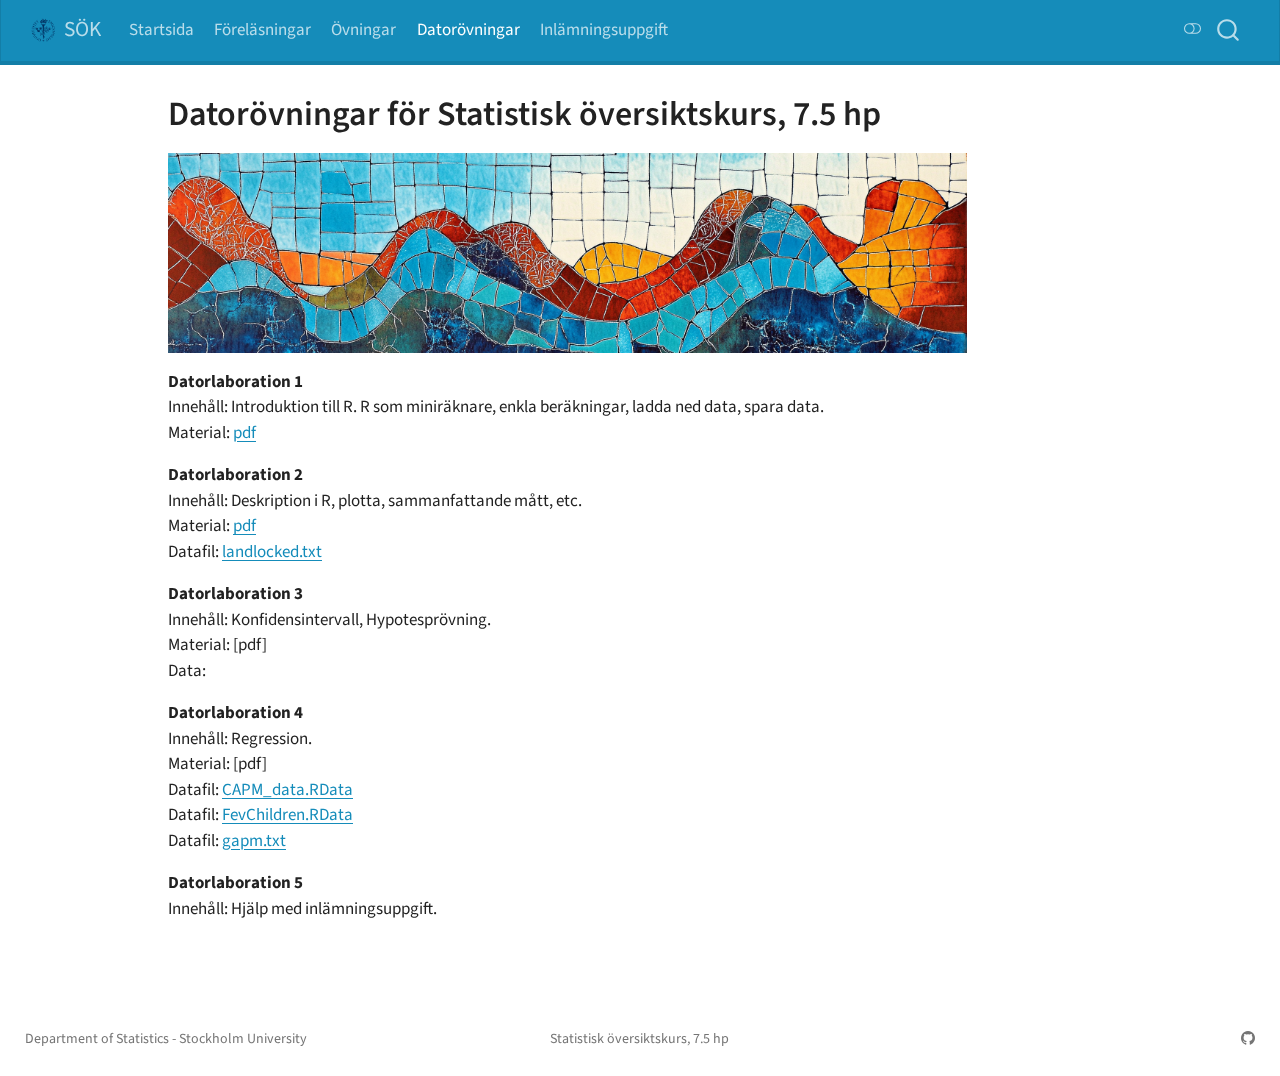
<file: docs/computerlabs.html>
<!DOCTYPE html>
<html xmlns="http://www.w3.org/1999/xhtml" lang="en" xml:lang="en"><head>

<meta charset="utf-8">
<meta name="generator" content="quarto-1.6.42">

<meta name="viewport" content="width=device-width, initial-scale=1.0, user-scalable=yes">


<title>Datorövningar för Statistisk översiktskurs, 7.5 hp – SÖK</title>
<style>
code{white-space: pre-wrap;}
span.smallcaps{font-variant: small-caps;}
div.columns{display: flex; gap: min(4vw, 1.5em);}
div.column{flex: auto; overflow-x: auto;}
div.hanging-indent{margin-left: 1.5em; text-indent: -1.5em;}
ul.task-list{list-style: none;}
ul.task-list li input[type="checkbox"] {
  width: 0.8em;
  margin: 0 0.8em 0.2em -1em; /* quarto-specific, see https://github.com/quarto-dev/quarto-cli/issues/4556 */ 
  vertical-align: middle;
}
</style>


<script src="site_libs/quarto-nav/quarto-nav.js"></script>
<script src="site_libs/quarto-nav/headroom.min.js"></script>
<script src="site_libs/clipboard/clipboard.min.js"></script>
<script src="site_libs/quarto-search/autocomplete.umd.js"></script>
<script src="site_libs/quarto-search/fuse.min.js"></script>
<script src="site_libs/quarto-search/quarto-search.js"></script>
<meta name="quarto:offset" content="./">
<link href=".//misc/favicons/favicon.ico" rel="icon">
<script src="site_libs/quarto-html/quarto.js"></script>
<script src="site_libs/quarto-html/popper.min.js"></script>
<script src="site_libs/quarto-html/tippy.umd.min.js"></script>
<script src="site_libs/quarto-html/anchor.min.js"></script>
<link href="site_libs/quarto-html/tippy.css" rel="stylesheet">
<link href="site_libs/quarto-html/quarto-syntax-highlighting-2f5df379a58b258e96c21c0638c20c03.css" rel="stylesheet" class="quarto-color-scheme" id="quarto-text-highlighting-styles">
<link href="site_libs/quarto-html/quarto-syntax-highlighting-dark-b53751a350365c71b6c909e95f209ed1.css" rel="prefetch" class="quarto-color-scheme quarto-color-alternate" id="quarto-text-highlighting-styles">
<script src="site_libs/bootstrap/bootstrap.min.js"></script>
<link href="site_libs/bootstrap/bootstrap-icons.css" rel="stylesheet">
<link href="site_libs/bootstrap/bootstrap-31a69106845bb5235818fe7426cf0c4d.min.css" rel="stylesheet" append-hash="true" class="quarto-color-scheme" id="quarto-bootstrap" data-mode="light">
<link href="site_libs/bootstrap/bootstrap-dark-de8a9553950fd18f334eda414d03b9ca.min.css" rel="prefetch" append-hash="true" class="quarto-color-scheme quarto-color-alternate" id="quarto-bootstrap" data-mode="dark">
<script id="quarto-search-options" type="application/json">{
  "location": "navbar",
  "copy-button": false,
  "collapse-after": 3,
  "panel-placement": "end",
  "type": "overlay",
  "limit": 50,
  "keyboard-shortcut": [
    "f",
    "/",
    "s"
  ],
  "show-item-context": false,
  "language": {
    "search-no-results-text": "No results",
    "search-matching-documents-text": "matching documents",
    "search-copy-link-title": "Copy link to search",
    "search-hide-matches-text": "Hide additional matches",
    "search-more-match-text": "more match in this document",
    "search-more-matches-text": "more matches in this document",
    "search-clear-button-title": "Clear",
    "search-text-placeholder": "",
    "search-detached-cancel-button-title": "Cancel",
    "search-submit-button-title": "Submit",
    "search-label": "Search"
  }
}</script>


<link rel="stylesheet" href="styles.css">
</head>

<body class="nav-fixed">

<div id="quarto-search-results"></div>
  <header id="quarto-header" class="headroom fixed-top">
    <nav class="navbar navbar-expand-lg " data-bs-theme="dark">
      <div class="navbar-container container-fluid">
      <div class="navbar-brand-container mx-auto">
    <a href="./index.html" class="navbar-brand navbar-brand-logo">
    <img src="./misc/SU_logo_small.png" alt="" class="navbar-logo">
    </a>
    <a class="navbar-brand" href="./index.html">
    <span class="navbar-title">SÖK</span>
    </a>
  </div>
            <div id="quarto-search" class="" title="Search"></div>
          <button class="navbar-toggler" type="button" data-bs-toggle="collapse" data-bs-target="#navbarCollapse" aria-controls="navbarCollapse" role="menu" aria-expanded="false" aria-label="Toggle navigation" onclick="if (window.quartoToggleHeadroom) { window.quartoToggleHeadroom(); }">
  <span class="navbar-toggler-icon"></span>
</button>
          <div class="collapse navbar-collapse" id="navbarCollapse">
            <ul class="navbar-nav navbar-nav-scroll me-auto">
  <li class="nav-item">
    <a class="nav-link" href="./index.html"> 
<span class="menu-text">Startsida</span></a>
  </li>  
  <li class="nav-item">
    <a class="nav-link" href="./lectures.html"> 
<span class="menu-text">Föreläsningar</span></a>
  </li>  
  <li class="nav-item">
    <a class="nav-link" href="./exercises.html"> 
<span class="menu-text">Övningar</span></a>
  </li>  
  <li class="nav-item">
    <a class="nav-link active" href="./computerlabs.html" aria-current="page"> 
<span class="menu-text">Datorövningar</span></a>
  </li>  
  <li class="nav-item">
    <a class="nav-link" href="./homeassignment.html"> 
<span class="menu-text">Inlämningsuppgift</span></a>
  </li>  
</ul>
          </div> <!-- /navcollapse -->
            <div class="quarto-navbar-tools">
  <a href="" class="quarto-color-scheme-toggle quarto-navigation-tool  px-1" onclick="window.quartoToggleColorScheme(); return false;" title="Toggle dark mode"><i class="bi"></i></a>
</div>
      </div> <!-- /container-fluid -->
    </nav>
</header>
<!-- content -->
<div id="quarto-content" class="quarto-container page-columns page-rows-contents page-layout-article page-navbar">
<!-- sidebar -->
<!-- margin-sidebar -->
    <div id="quarto-margin-sidebar" class="sidebar margin-sidebar zindex-bottom">
        
    </div>
<!-- main -->
<main class="content" id="quarto-document-content">

<header id="title-block-header" class="quarto-title-block default">
<div class="quarto-title">
<h1 class="title">Datorövningar för Statistisk översiktskurs, 7.5 hp</h1>
</div>



<div class="quarto-title-meta">

    
  
    
  </div>
  


</header>


<p><img src="misc/banner_image3.png" alt="AI generated banner image" class="center" width="100%"></p>
<p><strong>Datorlaboration 1</strong><br>
Innehåll: Introduktion till R. R som miniräknare, enkla beräkningar, ladda ned data, spara data.<br>
Material: <a href="misc/D1.pdf">pdf</a></p>
<p><strong>Datorlaboration 2</strong><br>
Innehåll: Deskription i R, plotta, sammanfattande mått, etc.<br>
Material: <a href="misc/D2.pdf">pdf</a><br>
Datafil: <a href="misc/landlocked.txt">landlocked.txt</a></p>
<p><strong>Datorlaboration 3</strong><br>
Innehåll: Konfidensintervall, Hypotesprövning.<br>
Material: [pdf]<br>
Data:</p>
<p><strong>Datorlaboration 4</strong><br>
Innehåll: Regression.<br>
Material: [pdf]<br>
Datafil: <a href="misc/CAPM_data.RData">CAPM_data.RData</a><br>
Datafil: <a href="misc/FevChildren.RData">FevChildren.RData</a><br>
Datafil: <a href="misc/gapm.txt">gapm.txt</a></p>
<p><strong>Datorlaboration 5</strong><br>
Innehåll: Hjälp med inlämningsuppgift.</p>



</main> <!-- /main -->
<script id="quarto-html-after-body" type="application/javascript">
window.document.addEventListener("DOMContentLoaded", function (event) {
  const toggleBodyColorMode = (bsSheetEl) => {
    const mode = bsSheetEl.getAttribute("data-mode");
    const bodyEl = window.document.querySelector("body");
    if (mode === "dark") {
      bodyEl.classList.add("quarto-dark");
      bodyEl.classList.remove("quarto-light");
    } else {
      bodyEl.classList.add("quarto-light");
      bodyEl.classList.remove("quarto-dark");
    }
  }
  const toggleBodyColorPrimary = () => {
    const bsSheetEl = window.document.querySelector("link#quarto-bootstrap");
    if (bsSheetEl) {
      toggleBodyColorMode(bsSheetEl);
    }
  }
  toggleBodyColorPrimary();  
  const disableStylesheet = (stylesheets) => {
    for (let i=0; i < stylesheets.length; i++) {
      const stylesheet = stylesheets[i];
      stylesheet.rel = 'prefetch';
    }
  }
  const enableStylesheet = (stylesheets) => {
    for (let i=0; i < stylesheets.length; i++) {
      const stylesheet = stylesheets[i];
      stylesheet.rel = 'stylesheet';
    }
  }
  const manageTransitions = (selector, allowTransitions) => {
    const els = window.document.querySelectorAll(selector);
    for (let i=0; i < els.length; i++) {
      const el = els[i];
      if (allowTransitions) {
        el.classList.remove('notransition');
      } else {
        el.classList.add('notransition');
      }
    }
  }
  const toggleGiscusIfUsed = (isAlternate, darkModeDefault) => {
    const baseTheme = document.querySelector('#giscus-base-theme')?.value ?? 'light';
    const alternateTheme = document.querySelector('#giscus-alt-theme')?.value ?? 'dark';
    let newTheme = '';
    if(darkModeDefault) {
      newTheme = isAlternate ? baseTheme : alternateTheme;
    } else {
      newTheme = isAlternate ? alternateTheme : baseTheme;
    }
    const changeGiscusTheme = () => {
      // From: https://github.com/giscus/giscus/issues/336
      const sendMessage = (message) => {
        const iframe = document.querySelector('iframe.giscus-frame');
        if (!iframe) return;
        iframe.contentWindow.postMessage({ giscus: message }, 'https://giscus.app');
      }
      sendMessage({
        setConfig: {
          theme: newTheme
        }
      });
    }
    const isGiscussLoaded = window.document.querySelector('iframe.giscus-frame') !== null;
    if (isGiscussLoaded) {
      changeGiscusTheme();
    }
  }
  const toggleColorMode = (alternate) => {
    // Switch the stylesheets
    const alternateStylesheets = window.document.querySelectorAll('link.quarto-color-scheme.quarto-color-alternate');
    manageTransitions('#quarto-margin-sidebar .nav-link', false);
    if (alternate) {
      enableStylesheet(alternateStylesheets);
      for (const sheetNode of alternateStylesheets) {
        if (sheetNode.id === "quarto-bootstrap") {
          toggleBodyColorMode(sheetNode);
        }
      }
    } else {
      disableStylesheet(alternateStylesheets);
      toggleBodyColorPrimary();
    }
    manageTransitions('#quarto-margin-sidebar .nav-link', true);
    // Switch the toggles
    const toggles = window.document.querySelectorAll('.quarto-color-scheme-toggle');
    for (let i=0; i < toggles.length; i++) {
      const toggle = toggles[i];
      if (toggle) {
        if (alternate) {
          toggle.classList.add("alternate");     
        } else {
          toggle.classList.remove("alternate");
        }
      }
    }
    // Hack to workaround the fact that safari doesn't
    // properly recolor the scrollbar when toggling (#1455)
    if (navigator.userAgent.indexOf('Safari') > 0 && navigator.userAgent.indexOf('Chrome') == -1) {
      manageTransitions("body", false);
      window.scrollTo(0, 1);
      setTimeout(() => {
        window.scrollTo(0, 0);
        manageTransitions("body", true);
      }, 40);  
    }
  }
  const isFileUrl = () => { 
    return window.location.protocol === 'file:';
  }
  const hasAlternateSentinel = () => {  
    let styleSentinel = getColorSchemeSentinel();
    if (styleSentinel !== null) {
      return styleSentinel === "alternate";
    } else {
      return false;
    }
  }
  const setStyleSentinel = (alternate) => {
    const value = alternate ? "alternate" : "default";
    if (!isFileUrl()) {
      window.localStorage.setItem("quarto-color-scheme", value);
    } else {
      localAlternateSentinel = value;
    }
  }
  const getColorSchemeSentinel = () => {
    if (!isFileUrl()) {
      const storageValue = window.localStorage.getItem("quarto-color-scheme");
      return storageValue != null ? storageValue : localAlternateSentinel;
    } else {
      return localAlternateSentinel;
    }
  }
  const darkModeDefault = false;
  let localAlternateSentinel = darkModeDefault ? 'alternate' : 'default';
  // Dark / light mode switch
  window.quartoToggleColorScheme = () => {
    // Read the current dark / light value 
    let toAlternate = !hasAlternateSentinel();
    toggleColorMode(toAlternate);
    setStyleSentinel(toAlternate);
    toggleGiscusIfUsed(toAlternate, darkModeDefault);
  };
  // Ensure there is a toggle, if there isn't float one in the top right
  if (window.document.querySelector('.quarto-color-scheme-toggle') === null) {
    const a = window.document.createElement('a');
    a.classList.add('top-right');
    a.classList.add('quarto-color-scheme-toggle');
    a.href = "";
    a.onclick = function() { try { window.quartoToggleColorScheme(); } catch {} return false; };
    const i = window.document.createElement("i");
    i.classList.add('bi');
    a.appendChild(i);
    window.document.body.appendChild(a);
  }
  // Switch to dark mode if need be
  if (hasAlternateSentinel()) {
    toggleColorMode(true);
  } else {
    toggleColorMode(false);
  }
  const icon = "";
  const anchorJS = new window.AnchorJS();
  anchorJS.options = {
    placement: 'right',
    icon: icon
  };
  anchorJS.add('.anchored');
  const isCodeAnnotation = (el) => {
    for (const clz of el.classList) {
      if (clz.startsWith('code-annotation-')) {                     
        return true;
      }
    }
    return false;
  }
  const onCopySuccess = function(e) {
    // button target
    const button = e.trigger;
    // don't keep focus
    button.blur();
    // flash "checked"
    button.classList.add('code-copy-button-checked');
    var currentTitle = button.getAttribute("title");
    button.setAttribute("title", "Copied!");
    let tooltip;
    if (window.bootstrap) {
      button.setAttribute("data-bs-toggle", "tooltip");
      button.setAttribute("data-bs-placement", "left");
      button.setAttribute("data-bs-title", "Copied!");
      tooltip = new bootstrap.Tooltip(button, 
        { trigger: "manual", 
          customClass: "code-copy-button-tooltip",
          offset: [0, -8]});
      tooltip.show();    
    }
    setTimeout(function() {
      if (tooltip) {
        tooltip.hide();
        button.removeAttribute("data-bs-title");
        button.removeAttribute("data-bs-toggle");
        button.removeAttribute("data-bs-placement");
      }
      button.setAttribute("title", currentTitle);
      button.classList.remove('code-copy-button-checked');
    }, 1000);
    // clear code selection
    e.clearSelection();
  }
  const getTextToCopy = function(trigger) {
      const codeEl = trigger.previousElementSibling.cloneNode(true);
      for (const childEl of codeEl.children) {
        if (isCodeAnnotation(childEl)) {
          childEl.remove();
        }
      }
      return codeEl.innerText;
  }
  const clipboard = new window.ClipboardJS('.code-copy-button:not([data-in-quarto-modal])', {
    text: getTextToCopy
  });
  clipboard.on('success', onCopySuccess);
  if (window.document.getElementById('quarto-embedded-source-code-modal')) {
    const clipboardModal = new window.ClipboardJS('.code-copy-button[data-in-quarto-modal]', {
      text: getTextToCopy,
      container: window.document.getElementById('quarto-embedded-source-code-modal')
    });
    clipboardModal.on('success', onCopySuccess);
  }
    var localhostRegex = new RegExp(/^(?:http|https):\/\/localhost\:?[0-9]*\//);
    var mailtoRegex = new RegExp(/^mailto:/);
      var filterRegex = new RegExp('/' + window.location.host + '/');
    var isInternal = (href) => {
        return filterRegex.test(href) || localhostRegex.test(href) || mailtoRegex.test(href);
    }
    // Inspect non-navigation links and adorn them if external
 	var links = window.document.querySelectorAll('a[href]:not(.nav-link):not(.navbar-brand):not(.toc-action):not(.sidebar-link):not(.sidebar-item-toggle):not(.pagination-link):not(.no-external):not([aria-hidden]):not(.dropdown-item):not(.quarto-navigation-tool):not(.about-link)');
    for (var i=0; i<links.length; i++) {
      const link = links[i];
      if (!isInternal(link.href)) {
        // undo the damage that might have been done by quarto-nav.js in the case of
        // links that we want to consider external
        if (link.dataset.originalHref !== undefined) {
          link.href = link.dataset.originalHref;
        }
      }
    }
  function tippyHover(el, contentFn, onTriggerFn, onUntriggerFn) {
    const config = {
      allowHTML: true,
      maxWidth: 500,
      delay: 100,
      arrow: false,
      appendTo: function(el) {
          return el.parentElement;
      },
      interactive: true,
      interactiveBorder: 10,
      theme: 'quarto',
      placement: 'bottom-start',
    };
    if (contentFn) {
      config.content = contentFn;
    }
    if (onTriggerFn) {
      config.onTrigger = onTriggerFn;
    }
    if (onUntriggerFn) {
      config.onUntrigger = onUntriggerFn;
    }
    window.tippy(el, config); 
  }
  const noterefs = window.document.querySelectorAll('a[role="doc-noteref"]');
  for (var i=0; i<noterefs.length; i++) {
    const ref = noterefs[i];
    tippyHover(ref, function() {
      // use id or data attribute instead here
      let href = ref.getAttribute('data-footnote-href') || ref.getAttribute('href');
      try { href = new URL(href).hash; } catch {}
      const id = href.replace(/^#\/?/, "");
      const note = window.document.getElementById(id);
      if (note) {
        return note.innerHTML;
      } else {
        return "";
      }
    });
  }
  const xrefs = window.document.querySelectorAll('a.quarto-xref');
  const processXRef = (id, note) => {
    // Strip column container classes
    const stripColumnClz = (el) => {
      el.classList.remove("page-full", "page-columns");
      if (el.children) {
        for (const child of el.children) {
          stripColumnClz(child);
        }
      }
    }
    stripColumnClz(note)
    if (id === null || id.startsWith('sec-')) {
      // Special case sections, only their first couple elements
      const container = document.createElement("div");
      if (note.children && note.children.length > 2) {
        container.appendChild(note.children[0].cloneNode(true));
        for (let i = 1; i < note.children.length; i++) {
          const child = note.children[i];
          if (child.tagName === "P" && child.innerText === "") {
            continue;
          } else {
            container.appendChild(child.cloneNode(true));
            break;
          }
        }
        if (window.Quarto?.typesetMath) {
          window.Quarto.typesetMath(container);
        }
        return container.innerHTML
      } else {
        if (window.Quarto?.typesetMath) {
          window.Quarto.typesetMath(note);
        }
        return note.innerHTML;
      }
    } else {
      // Remove any anchor links if they are present
      const anchorLink = note.querySelector('a.anchorjs-link');
      if (anchorLink) {
        anchorLink.remove();
      }
      if (window.Quarto?.typesetMath) {
        window.Quarto.typesetMath(note);
      }
      if (note.classList.contains("callout")) {
        return note.outerHTML;
      } else {
        return note.innerHTML;
      }
    }
  }
  for (var i=0; i<xrefs.length; i++) {
    const xref = xrefs[i];
    tippyHover(xref, undefined, function(instance) {
      instance.disable();
      let url = xref.getAttribute('href');
      let hash = undefined; 
      if (url.startsWith('#')) {
        hash = url;
      } else {
        try { hash = new URL(url).hash; } catch {}
      }
      if (hash) {
        const id = hash.replace(/^#\/?/, "");
        const note = window.document.getElementById(id);
        if (note !== null) {
          try {
            const html = processXRef(id, note.cloneNode(true));
            instance.setContent(html);
          } finally {
            instance.enable();
            instance.show();
          }
        } else {
          // See if we can fetch this
          fetch(url.split('#')[0])
          .then(res => res.text())
          .then(html => {
            const parser = new DOMParser();
            const htmlDoc = parser.parseFromString(html, "text/html");
            const note = htmlDoc.getElementById(id);
            if (note !== null) {
              const html = processXRef(id, note);
              instance.setContent(html);
            } 
          }).finally(() => {
            instance.enable();
            instance.show();
          });
        }
      } else {
        // See if we can fetch a full url (with no hash to target)
        // This is a special case and we should probably do some content thinning / targeting
        fetch(url)
        .then(res => res.text())
        .then(html => {
          const parser = new DOMParser();
          const htmlDoc = parser.parseFromString(html, "text/html");
          const note = htmlDoc.querySelector('main.content');
          if (note !== null) {
            // This should only happen for chapter cross references
            // (since there is no id in the URL)
            // remove the first header
            if (note.children.length > 0 && note.children[0].tagName === "HEADER") {
              note.children[0].remove();
            }
            const html = processXRef(null, note);
            instance.setContent(html);
          } 
        }).finally(() => {
          instance.enable();
          instance.show();
        });
      }
    }, function(instance) {
    });
  }
      let selectedAnnoteEl;
      const selectorForAnnotation = ( cell, annotation) => {
        let cellAttr = 'data-code-cell="' + cell + '"';
        let lineAttr = 'data-code-annotation="' +  annotation + '"';
        const selector = 'span[' + cellAttr + '][' + lineAttr + ']';
        return selector;
      }
      const selectCodeLines = (annoteEl) => {
        const doc = window.document;
        const targetCell = annoteEl.getAttribute("data-target-cell");
        const targetAnnotation = annoteEl.getAttribute("data-target-annotation");
        const annoteSpan = window.document.querySelector(selectorForAnnotation(targetCell, targetAnnotation));
        const lines = annoteSpan.getAttribute("data-code-lines").split(",");
        const lineIds = lines.map((line) => {
          return targetCell + "-" + line;
        })
        let top = null;
        let height = null;
        let parent = null;
        if (lineIds.length > 0) {
            //compute the position of the single el (top and bottom and make a div)
            const el = window.document.getElementById(lineIds[0]);
            top = el.offsetTop;
            height = el.offsetHeight;
            parent = el.parentElement.parentElement;
          if (lineIds.length > 1) {
            const lastEl = window.document.getElementById(lineIds[lineIds.length - 1]);
            const bottom = lastEl.offsetTop + lastEl.offsetHeight;
            height = bottom - top;
          }
          if (top !== null && height !== null && parent !== null) {
            // cook up a div (if necessary) and position it 
            let div = window.document.getElementById("code-annotation-line-highlight");
            if (div === null) {
              div = window.document.createElement("div");
              div.setAttribute("id", "code-annotation-line-highlight");
              div.style.position = 'absolute';
              parent.appendChild(div);
            }
            div.style.top = top - 2 + "px";
            div.style.height = height + 4 + "px";
            div.style.left = 0;
            let gutterDiv = window.document.getElementById("code-annotation-line-highlight-gutter");
            if (gutterDiv === null) {
              gutterDiv = window.document.createElement("div");
              gutterDiv.setAttribute("id", "code-annotation-line-highlight-gutter");
              gutterDiv.style.position = 'absolute';
              const codeCell = window.document.getElementById(targetCell);
              const gutter = codeCell.querySelector('.code-annotation-gutter');
              gutter.appendChild(gutterDiv);
            }
            gutterDiv.style.top = top - 2 + "px";
            gutterDiv.style.height = height + 4 + "px";
          }
          selectedAnnoteEl = annoteEl;
        }
      };
      const unselectCodeLines = () => {
        const elementsIds = ["code-annotation-line-highlight", "code-annotation-line-highlight-gutter"];
        elementsIds.forEach((elId) => {
          const div = window.document.getElementById(elId);
          if (div) {
            div.remove();
          }
        });
        selectedAnnoteEl = undefined;
      };
        // Handle positioning of the toggle
    window.addEventListener(
      "resize",
      throttle(() => {
        elRect = undefined;
        if (selectedAnnoteEl) {
          selectCodeLines(selectedAnnoteEl);
        }
      }, 10)
    );
    function throttle(fn, ms) {
    let throttle = false;
    let timer;
      return (...args) => {
        if(!throttle) { // first call gets through
            fn.apply(this, args);
            throttle = true;
        } else { // all the others get throttled
            if(timer) clearTimeout(timer); // cancel #2
            timer = setTimeout(() => {
              fn.apply(this, args);
              timer = throttle = false;
            }, ms);
        }
      };
    }
      // Attach click handler to the DT
      const annoteDls = window.document.querySelectorAll('dt[data-target-cell]');
      for (const annoteDlNode of annoteDls) {
        annoteDlNode.addEventListener('click', (event) => {
          const clickedEl = event.target;
          if (clickedEl !== selectedAnnoteEl) {
            unselectCodeLines();
            const activeEl = window.document.querySelector('dt[data-target-cell].code-annotation-active');
            if (activeEl) {
              activeEl.classList.remove('code-annotation-active');
            }
            selectCodeLines(clickedEl);
            clickedEl.classList.add('code-annotation-active');
          } else {
            // Unselect the line
            unselectCodeLines();
            clickedEl.classList.remove('code-annotation-active');
          }
        });
      }
  const findCites = (el) => {
    const parentEl = el.parentElement;
    if (parentEl) {
      const cites = parentEl.dataset.cites;
      if (cites) {
        return {
          el,
          cites: cites.split(' ')
        };
      } else {
        return findCites(el.parentElement)
      }
    } else {
      return undefined;
    }
  };
  var bibliorefs = window.document.querySelectorAll('a[role="doc-biblioref"]');
  for (var i=0; i<bibliorefs.length; i++) {
    const ref = bibliorefs[i];
    const citeInfo = findCites(ref);
    if (citeInfo) {
      tippyHover(citeInfo.el, function() {
        var popup = window.document.createElement('div');
        citeInfo.cites.forEach(function(cite) {
          var citeDiv = window.document.createElement('div');
          citeDiv.classList.add('hanging-indent');
          citeDiv.classList.add('csl-entry');
          var biblioDiv = window.document.getElementById('ref-' + cite);
          if (biblioDiv) {
            citeDiv.innerHTML = biblioDiv.innerHTML;
          }
          popup.appendChild(citeDiv);
        });
        return popup.innerHTML;
      });
    }
  }
});
</script>
</div> <!-- /content -->
<footer class="footer">
  <div class="nav-footer">
    <div class="nav-footer-left">
      <ul class="footer-items list-unstyled">
    <li class="nav-item">
    <a class="nav-link" href="https://www.su.se/statistiska-institutionen/">
<p>Department of Statistics - Stockholm University</p>
</a>
  </li>  
</ul>
    </div>   
    <div class="nav-footer-center">
      <ul class="footer-items list-unstyled">
    <li class="nav-item">
 Statistisk översiktskurs, 7.5 hp
  </li>  
</ul>
    </div>
    <div class="nav-footer-right">
      <ul class="footer-items list-unstyled">
    <li class="nav-item compact">
    <a class="nav-link" href="https://github.com/StatisticsSU/SOK">
      <i class="bi bi-github" role="img" aria-label="Quarto GitHub">
</i> 
    </a>
  </li>  
</ul>
    </div>
  </div>
</footer>




</body></html>
</file>
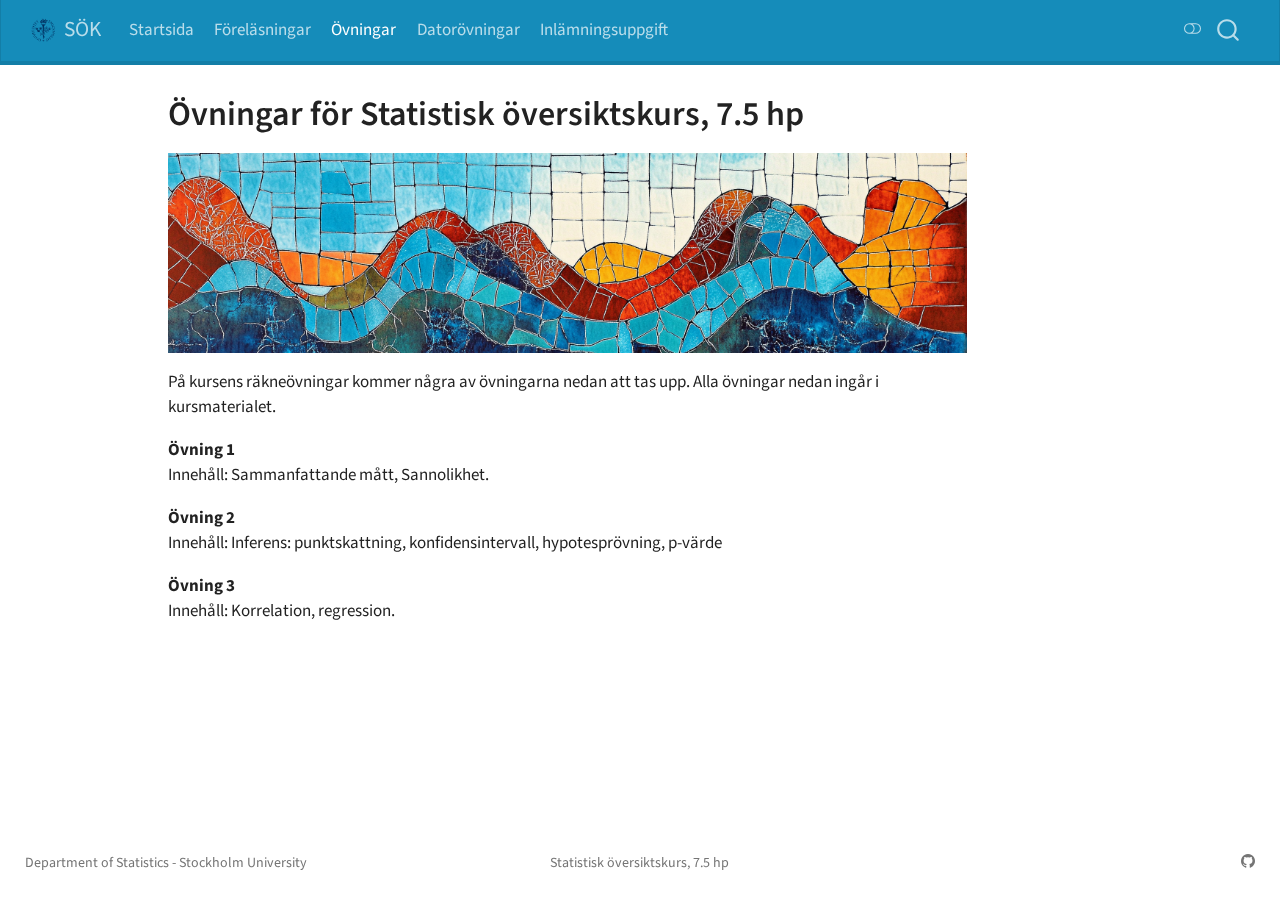
<file: docs/exercises.html>
<!DOCTYPE html>
<html xmlns="http://www.w3.org/1999/xhtml" lang="en" xml:lang="en"><head>

<meta charset="utf-8">
<meta name="generator" content="quarto-1.6.42">

<meta name="viewport" content="width=device-width, initial-scale=1.0, user-scalable=yes">


<title>Övningar för Statistisk översiktskurs, 7.5 hp – SÖK</title>
<style>
code{white-space: pre-wrap;}
span.smallcaps{font-variant: small-caps;}
div.columns{display: flex; gap: min(4vw, 1.5em);}
div.column{flex: auto; overflow-x: auto;}
div.hanging-indent{margin-left: 1.5em; text-indent: -1.5em;}
ul.task-list{list-style: none;}
ul.task-list li input[type="checkbox"] {
  width: 0.8em;
  margin: 0 0.8em 0.2em -1em; /* quarto-specific, see https://github.com/quarto-dev/quarto-cli/issues/4556 */ 
  vertical-align: middle;
}
</style>


<script src="site_libs/quarto-nav/quarto-nav.js"></script>
<script src="site_libs/quarto-nav/headroom.min.js"></script>
<script src="site_libs/clipboard/clipboard.min.js"></script>
<script src="site_libs/quarto-search/autocomplete.umd.js"></script>
<script src="site_libs/quarto-search/fuse.min.js"></script>
<script src="site_libs/quarto-search/quarto-search.js"></script>
<meta name="quarto:offset" content="./">
<link href=".//misc/favicons/favicon.ico" rel="icon">
<script src="site_libs/quarto-html/quarto.js"></script>
<script src="site_libs/quarto-html/popper.min.js"></script>
<script src="site_libs/quarto-html/tippy.umd.min.js"></script>
<script src="site_libs/quarto-html/anchor.min.js"></script>
<link href="site_libs/quarto-html/tippy.css" rel="stylesheet">
<link href="site_libs/quarto-html/quarto-syntax-highlighting-2f5df379a58b258e96c21c0638c20c03.css" rel="stylesheet" class="quarto-color-scheme" id="quarto-text-highlighting-styles">
<link href="site_libs/quarto-html/quarto-syntax-highlighting-dark-b53751a350365c71b6c909e95f209ed1.css" rel="prefetch" class="quarto-color-scheme quarto-color-alternate" id="quarto-text-highlighting-styles">
<script src="site_libs/bootstrap/bootstrap.min.js"></script>
<link href="site_libs/bootstrap/bootstrap-icons.css" rel="stylesheet">
<link href="site_libs/bootstrap/bootstrap-31a69106845bb5235818fe7426cf0c4d.min.css" rel="stylesheet" append-hash="true" class="quarto-color-scheme" id="quarto-bootstrap" data-mode="light">
<link href="site_libs/bootstrap/bootstrap-dark-de8a9553950fd18f334eda414d03b9ca.min.css" rel="prefetch" append-hash="true" class="quarto-color-scheme quarto-color-alternate" id="quarto-bootstrap" data-mode="dark">
<script id="quarto-search-options" type="application/json">{
  "location": "navbar",
  "copy-button": false,
  "collapse-after": 3,
  "panel-placement": "end",
  "type": "overlay",
  "limit": 50,
  "keyboard-shortcut": [
    "f",
    "/",
    "s"
  ],
  "show-item-context": false,
  "language": {
    "search-no-results-text": "No results",
    "search-matching-documents-text": "matching documents",
    "search-copy-link-title": "Copy link to search",
    "search-hide-matches-text": "Hide additional matches",
    "search-more-match-text": "more match in this document",
    "search-more-matches-text": "more matches in this document",
    "search-clear-button-title": "Clear",
    "search-text-placeholder": "",
    "search-detached-cancel-button-title": "Cancel",
    "search-submit-button-title": "Submit",
    "search-label": "Search"
  }
}</script>


<link rel="stylesheet" href="styles.css">
</head>

<body class="nav-fixed">

<div id="quarto-search-results"></div>
  <header id="quarto-header" class="headroom fixed-top">
    <nav class="navbar navbar-expand-lg " data-bs-theme="dark">
      <div class="navbar-container container-fluid">
      <div class="navbar-brand-container mx-auto">
    <a href="./index.html" class="navbar-brand navbar-brand-logo">
    <img src="./misc/SU_logo_small.png" alt="" class="navbar-logo">
    </a>
    <a class="navbar-brand" href="./index.html">
    <span class="navbar-title">SÖK</span>
    </a>
  </div>
            <div id="quarto-search" class="" title="Search"></div>
          <button class="navbar-toggler" type="button" data-bs-toggle="collapse" data-bs-target="#navbarCollapse" aria-controls="navbarCollapse" role="menu" aria-expanded="false" aria-label="Toggle navigation" onclick="if (window.quartoToggleHeadroom) { window.quartoToggleHeadroom(); }">
  <span class="navbar-toggler-icon"></span>
</button>
          <div class="collapse navbar-collapse" id="navbarCollapse">
            <ul class="navbar-nav navbar-nav-scroll me-auto">
  <li class="nav-item">
    <a class="nav-link" href="./index.html"> 
<span class="menu-text">Startsida</span></a>
  </li>  
  <li class="nav-item">
    <a class="nav-link" href="./lectures.html"> 
<span class="menu-text">Föreläsningar</span></a>
  </li>  
  <li class="nav-item">
    <a class="nav-link active" href="./exercises.html" aria-current="page"> 
<span class="menu-text">Övningar</span></a>
  </li>  
  <li class="nav-item">
    <a class="nav-link" href="./computerlabs.html"> 
<span class="menu-text">Datorövningar</span></a>
  </li>  
  <li class="nav-item">
    <a class="nav-link" href="./homeassignment.html"> 
<span class="menu-text">Inlämningsuppgift</span></a>
  </li>  
</ul>
          </div> <!-- /navcollapse -->
            <div class="quarto-navbar-tools">
  <a href="" class="quarto-color-scheme-toggle quarto-navigation-tool  px-1" onclick="window.quartoToggleColorScheme(); return false;" title="Toggle dark mode"><i class="bi"></i></a>
</div>
      </div> <!-- /container-fluid -->
    </nav>
</header>
<!-- content -->
<div id="quarto-content" class="quarto-container page-columns page-rows-contents page-layout-article page-navbar">
<!-- sidebar -->
<!-- margin-sidebar -->
    <div id="quarto-margin-sidebar" class="sidebar margin-sidebar zindex-bottom">
        
    </div>
<!-- main -->
<main class="content" id="quarto-document-content">

<header id="title-block-header" class="quarto-title-block default">
<div class="quarto-title">
<h1 class="title">Övningar för Statistisk översiktskurs, 7.5 hp</h1>
</div>



<div class="quarto-title-meta">

    
  
    
  </div>
  


</header>


<p><img src="misc/banner_image2.png" alt="AI generated banner image" class="center" width="100%"></p>
<p>På kursens räkneövningar kommer några av övningarna nedan att tas upp. Alla övningar nedan ingår i kursmaterialet.</p>
<p><strong>Övning 1</strong><br>
Innehåll: Sammanfattande mått, Sannolikhet.<br>
</p>
<p><strong>Övning 2</strong><br>
Innehåll: Inferens: punktskattning, konfidensintervall,&nbsp;hypotesprövning, p-värde<br>
</p>
<p><strong>Övning 3</strong><br>
Innehåll: Korrelation, regression.<br>
</p>



</main> <!-- /main -->
<script id="quarto-html-after-body" type="application/javascript">
window.document.addEventListener("DOMContentLoaded", function (event) {
  const toggleBodyColorMode = (bsSheetEl) => {
    const mode = bsSheetEl.getAttribute("data-mode");
    const bodyEl = window.document.querySelector("body");
    if (mode === "dark") {
      bodyEl.classList.add("quarto-dark");
      bodyEl.classList.remove("quarto-light");
    } else {
      bodyEl.classList.add("quarto-light");
      bodyEl.classList.remove("quarto-dark");
    }
  }
  const toggleBodyColorPrimary = () => {
    const bsSheetEl = window.document.querySelector("link#quarto-bootstrap");
    if (bsSheetEl) {
      toggleBodyColorMode(bsSheetEl);
    }
  }
  toggleBodyColorPrimary();  
  const disableStylesheet = (stylesheets) => {
    for (let i=0; i < stylesheets.length; i++) {
      const stylesheet = stylesheets[i];
      stylesheet.rel = 'prefetch';
    }
  }
  const enableStylesheet = (stylesheets) => {
    for (let i=0; i < stylesheets.length; i++) {
      const stylesheet = stylesheets[i];
      stylesheet.rel = 'stylesheet';
    }
  }
  const manageTransitions = (selector, allowTransitions) => {
    const els = window.document.querySelectorAll(selector);
    for (let i=0; i < els.length; i++) {
      const el = els[i];
      if (allowTransitions) {
        el.classList.remove('notransition');
      } else {
        el.classList.add('notransition');
      }
    }
  }
  const toggleGiscusIfUsed = (isAlternate, darkModeDefault) => {
    const baseTheme = document.querySelector('#giscus-base-theme')?.value ?? 'light';
    const alternateTheme = document.querySelector('#giscus-alt-theme')?.value ?? 'dark';
    let newTheme = '';
    if(darkModeDefault) {
      newTheme = isAlternate ? baseTheme : alternateTheme;
    } else {
      newTheme = isAlternate ? alternateTheme : baseTheme;
    }
    const changeGiscusTheme = () => {
      // From: https://github.com/giscus/giscus/issues/336
      const sendMessage = (message) => {
        const iframe = document.querySelector('iframe.giscus-frame');
        if (!iframe) return;
        iframe.contentWindow.postMessage({ giscus: message }, 'https://giscus.app');
      }
      sendMessage({
        setConfig: {
          theme: newTheme
        }
      });
    }
    const isGiscussLoaded = window.document.querySelector('iframe.giscus-frame') !== null;
    if (isGiscussLoaded) {
      changeGiscusTheme();
    }
  }
  const toggleColorMode = (alternate) => {
    // Switch the stylesheets
    const alternateStylesheets = window.document.querySelectorAll('link.quarto-color-scheme.quarto-color-alternate');
    manageTransitions('#quarto-margin-sidebar .nav-link', false);
    if (alternate) {
      enableStylesheet(alternateStylesheets);
      for (const sheetNode of alternateStylesheets) {
        if (sheetNode.id === "quarto-bootstrap") {
          toggleBodyColorMode(sheetNode);
        }
      }
    } else {
      disableStylesheet(alternateStylesheets);
      toggleBodyColorPrimary();
    }
    manageTransitions('#quarto-margin-sidebar .nav-link', true);
    // Switch the toggles
    const toggles = window.document.querySelectorAll('.quarto-color-scheme-toggle');
    for (let i=0; i < toggles.length; i++) {
      const toggle = toggles[i];
      if (toggle) {
        if (alternate) {
          toggle.classList.add("alternate");     
        } else {
          toggle.classList.remove("alternate");
        }
      }
    }
    // Hack to workaround the fact that safari doesn't
    // properly recolor the scrollbar when toggling (#1455)
    if (navigator.userAgent.indexOf('Safari') > 0 && navigator.userAgent.indexOf('Chrome') == -1) {
      manageTransitions("body", false);
      window.scrollTo(0, 1);
      setTimeout(() => {
        window.scrollTo(0, 0);
        manageTransitions("body", true);
      }, 40);  
    }
  }
  const isFileUrl = () => { 
    return window.location.protocol === 'file:';
  }
  const hasAlternateSentinel = () => {  
    let styleSentinel = getColorSchemeSentinel();
    if (styleSentinel !== null) {
      return styleSentinel === "alternate";
    } else {
      return false;
    }
  }
  const setStyleSentinel = (alternate) => {
    const value = alternate ? "alternate" : "default";
    if (!isFileUrl()) {
      window.localStorage.setItem("quarto-color-scheme", value);
    } else {
      localAlternateSentinel = value;
    }
  }
  const getColorSchemeSentinel = () => {
    if (!isFileUrl()) {
      const storageValue = window.localStorage.getItem("quarto-color-scheme");
      return storageValue != null ? storageValue : localAlternateSentinel;
    } else {
      return localAlternateSentinel;
    }
  }
  const darkModeDefault = false;
  let localAlternateSentinel = darkModeDefault ? 'alternate' : 'default';
  // Dark / light mode switch
  window.quartoToggleColorScheme = () => {
    // Read the current dark / light value 
    let toAlternate = !hasAlternateSentinel();
    toggleColorMode(toAlternate);
    setStyleSentinel(toAlternate);
    toggleGiscusIfUsed(toAlternate, darkModeDefault);
  };
  // Ensure there is a toggle, if there isn't float one in the top right
  if (window.document.querySelector('.quarto-color-scheme-toggle') === null) {
    const a = window.document.createElement('a');
    a.classList.add('top-right');
    a.classList.add('quarto-color-scheme-toggle');
    a.href = "";
    a.onclick = function() { try { window.quartoToggleColorScheme(); } catch {} return false; };
    const i = window.document.createElement("i");
    i.classList.add('bi');
    a.appendChild(i);
    window.document.body.appendChild(a);
  }
  // Switch to dark mode if need be
  if (hasAlternateSentinel()) {
    toggleColorMode(true);
  } else {
    toggleColorMode(false);
  }
  const icon = "";
  const anchorJS = new window.AnchorJS();
  anchorJS.options = {
    placement: 'right',
    icon: icon
  };
  anchorJS.add('.anchored');
  const isCodeAnnotation = (el) => {
    for (const clz of el.classList) {
      if (clz.startsWith('code-annotation-')) {                     
        return true;
      }
    }
    return false;
  }
  const onCopySuccess = function(e) {
    // button target
    const button = e.trigger;
    // don't keep focus
    button.blur();
    // flash "checked"
    button.classList.add('code-copy-button-checked');
    var currentTitle = button.getAttribute("title");
    button.setAttribute("title", "Copied!");
    let tooltip;
    if (window.bootstrap) {
      button.setAttribute("data-bs-toggle", "tooltip");
      button.setAttribute("data-bs-placement", "left");
      button.setAttribute("data-bs-title", "Copied!");
      tooltip = new bootstrap.Tooltip(button, 
        { trigger: "manual", 
          customClass: "code-copy-button-tooltip",
          offset: [0, -8]});
      tooltip.show();    
    }
    setTimeout(function() {
      if (tooltip) {
        tooltip.hide();
        button.removeAttribute("data-bs-title");
        button.removeAttribute("data-bs-toggle");
        button.removeAttribute("data-bs-placement");
      }
      button.setAttribute("title", currentTitle);
      button.classList.remove('code-copy-button-checked');
    }, 1000);
    // clear code selection
    e.clearSelection();
  }
  const getTextToCopy = function(trigger) {
      const codeEl = trigger.previousElementSibling.cloneNode(true);
      for (const childEl of codeEl.children) {
        if (isCodeAnnotation(childEl)) {
          childEl.remove();
        }
      }
      return codeEl.innerText;
  }
  const clipboard = new window.ClipboardJS('.code-copy-button:not([data-in-quarto-modal])', {
    text: getTextToCopy
  });
  clipboard.on('success', onCopySuccess);
  if (window.document.getElementById('quarto-embedded-source-code-modal')) {
    const clipboardModal = new window.ClipboardJS('.code-copy-button[data-in-quarto-modal]', {
      text: getTextToCopy,
      container: window.document.getElementById('quarto-embedded-source-code-modal')
    });
    clipboardModal.on('success', onCopySuccess);
  }
    var localhostRegex = new RegExp(/^(?:http|https):\/\/localhost\:?[0-9]*\//);
    var mailtoRegex = new RegExp(/^mailto:/);
      var filterRegex = new RegExp('/' + window.location.host + '/');
    var isInternal = (href) => {
        return filterRegex.test(href) || localhostRegex.test(href) || mailtoRegex.test(href);
    }
    // Inspect non-navigation links and adorn them if external
 	var links = window.document.querySelectorAll('a[href]:not(.nav-link):not(.navbar-brand):not(.toc-action):not(.sidebar-link):not(.sidebar-item-toggle):not(.pagination-link):not(.no-external):not([aria-hidden]):not(.dropdown-item):not(.quarto-navigation-tool):not(.about-link)');
    for (var i=0; i<links.length; i++) {
      const link = links[i];
      if (!isInternal(link.href)) {
        // undo the damage that might have been done by quarto-nav.js in the case of
        // links that we want to consider external
        if (link.dataset.originalHref !== undefined) {
          link.href = link.dataset.originalHref;
        }
      }
    }
  function tippyHover(el, contentFn, onTriggerFn, onUntriggerFn) {
    const config = {
      allowHTML: true,
      maxWidth: 500,
      delay: 100,
      arrow: false,
      appendTo: function(el) {
          return el.parentElement;
      },
      interactive: true,
      interactiveBorder: 10,
      theme: 'quarto',
      placement: 'bottom-start',
    };
    if (contentFn) {
      config.content = contentFn;
    }
    if (onTriggerFn) {
      config.onTrigger = onTriggerFn;
    }
    if (onUntriggerFn) {
      config.onUntrigger = onUntriggerFn;
    }
    window.tippy(el, config); 
  }
  const noterefs = window.document.querySelectorAll('a[role="doc-noteref"]');
  for (var i=0; i<noterefs.length; i++) {
    const ref = noterefs[i];
    tippyHover(ref, function() {
      // use id or data attribute instead here
      let href = ref.getAttribute('data-footnote-href') || ref.getAttribute('href');
      try { href = new URL(href).hash; } catch {}
      const id = href.replace(/^#\/?/, "");
      const note = window.document.getElementById(id);
      if (note) {
        return note.innerHTML;
      } else {
        return "";
      }
    });
  }
  const xrefs = window.document.querySelectorAll('a.quarto-xref');
  const processXRef = (id, note) => {
    // Strip column container classes
    const stripColumnClz = (el) => {
      el.classList.remove("page-full", "page-columns");
      if (el.children) {
        for (const child of el.children) {
          stripColumnClz(child);
        }
      }
    }
    stripColumnClz(note)
    if (id === null || id.startsWith('sec-')) {
      // Special case sections, only their first couple elements
      const container = document.createElement("div");
      if (note.children && note.children.length > 2) {
        container.appendChild(note.children[0].cloneNode(true));
        for (let i = 1; i < note.children.length; i++) {
          const child = note.children[i];
          if (child.tagName === "P" && child.innerText === "") {
            continue;
          } else {
            container.appendChild(child.cloneNode(true));
            break;
          }
        }
        if (window.Quarto?.typesetMath) {
          window.Quarto.typesetMath(container);
        }
        return container.innerHTML
      } else {
        if (window.Quarto?.typesetMath) {
          window.Quarto.typesetMath(note);
        }
        return note.innerHTML;
      }
    } else {
      // Remove any anchor links if they are present
      const anchorLink = note.querySelector('a.anchorjs-link');
      if (anchorLink) {
        anchorLink.remove();
      }
      if (window.Quarto?.typesetMath) {
        window.Quarto.typesetMath(note);
      }
      if (note.classList.contains("callout")) {
        return note.outerHTML;
      } else {
        return note.innerHTML;
      }
    }
  }
  for (var i=0; i<xrefs.length; i++) {
    const xref = xrefs[i];
    tippyHover(xref, undefined, function(instance) {
      instance.disable();
      let url = xref.getAttribute('href');
      let hash = undefined; 
      if (url.startsWith('#')) {
        hash = url;
      } else {
        try { hash = new URL(url).hash; } catch {}
      }
      if (hash) {
        const id = hash.replace(/^#\/?/, "");
        const note = window.document.getElementById(id);
        if (note !== null) {
          try {
            const html = processXRef(id, note.cloneNode(true));
            instance.setContent(html);
          } finally {
            instance.enable();
            instance.show();
          }
        } else {
          // See if we can fetch this
          fetch(url.split('#')[0])
          .then(res => res.text())
          .then(html => {
            const parser = new DOMParser();
            const htmlDoc = parser.parseFromString(html, "text/html");
            const note = htmlDoc.getElementById(id);
            if (note !== null) {
              const html = processXRef(id, note);
              instance.setContent(html);
            } 
          }).finally(() => {
            instance.enable();
            instance.show();
          });
        }
      } else {
        // See if we can fetch a full url (with no hash to target)
        // This is a special case and we should probably do some content thinning / targeting
        fetch(url)
        .then(res => res.text())
        .then(html => {
          const parser = new DOMParser();
          const htmlDoc = parser.parseFromString(html, "text/html");
          const note = htmlDoc.querySelector('main.content');
          if (note !== null) {
            // This should only happen for chapter cross references
            // (since there is no id in the URL)
            // remove the first header
            if (note.children.length > 0 && note.children[0].tagName === "HEADER") {
              note.children[0].remove();
            }
            const html = processXRef(null, note);
            instance.setContent(html);
          } 
        }).finally(() => {
          instance.enable();
          instance.show();
        });
      }
    }, function(instance) {
    });
  }
      let selectedAnnoteEl;
      const selectorForAnnotation = ( cell, annotation) => {
        let cellAttr = 'data-code-cell="' + cell + '"';
        let lineAttr = 'data-code-annotation="' +  annotation + '"';
        const selector = 'span[' + cellAttr + '][' + lineAttr + ']';
        return selector;
      }
      const selectCodeLines = (annoteEl) => {
        const doc = window.document;
        const targetCell = annoteEl.getAttribute("data-target-cell");
        const targetAnnotation = annoteEl.getAttribute("data-target-annotation");
        const annoteSpan = window.document.querySelector(selectorForAnnotation(targetCell, targetAnnotation));
        const lines = annoteSpan.getAttribute("data-code-lines").split(",");
        const lineIds = lines.map((line) => {
          return targetCell + "-" + line;
        })
        let top = null;
        let height = null;
        let parent = null;
        if (lineIds.length > 0) {
            //compute the position of the single el (top and bottom and make a div)
            const el = window.document.getElementById(lineIds[0]);
            top = el.offsetTop;
            height = el.offsetHeight;
            parent = el.parentElement.parentElement;
          if (lineIds.length > 1) {
            const lastEl = window.document.getElementById(lineIds[lineIds.length - 1]);
            const bottom = lastEl.offsetTop + lastEl.offsetHeight;
            height = bottom - top;
          }
          if (top !== null && height !== null && parent !== null) {
            // cook up a div (if necessary) and position it 
            let div = window.document.getElementById("code-annotation-line-highlight");
            if (div === null) {
              div = window.document.createElement("div");
              div.setAttribute("id", "code-annotation-line-highlight");
              div.style.position = 'absolute';
              parent.appendChild(div);
            }
            div.style.top = top - 2 + "px";
            div.style.height = height + 4 + "px";
            div.style.left = 0;
            let gutterDiv = window.document.getElementById("code-annotation-line-highlight-gutter");
            if (gutterDiv === null) {
              gutterDiv = window.document.createElement("div");
              gutterDiv.setAttribute("id", "code-annotation-line-highlight-gutter");
              gutterDiv.style.position = 'absolute';
              const codeCell = window.document.getElementById(targetCell);
              const gutter = codeCell.querySelector('.code-annotation-gutter');
              gutter.appendChild(gutterDiv);
            }
            gutterDiv.style.top = top - 2 + "px";
            gutterDiv.style.height = height + 4 + "px";
          }
          selectedAnnoteEl = annoteEl;
        }
      };
      const unselectCodeLines = () => {
        const elementsIds = ["code-annotation-line-highlight", "code-annotation-line-highlight-gutter"];
        elementsIds.forEach((elId) => {
          const div = window.document.getElementById(elId);
          if (div) {
            div.remove();
          }
        });
        selectedAnnoteEl = undefined;
      };
        // Handle positioning of the toggle
    window.addEventListener(
      "resize",
      throttle(() => {
        elRect = undefined;
        if (selectedAnnoteEl) {
          selectCodeLines(selectedAnnoteEl);
        }
      }, 10)
    );
    function throttle(fn, ms) {
    let throttle = false;
    let timer;
      return (...args) => {
        if(!throttle) { // first call gets through
            fn.apply(this, args);
            throttle = true;
        } else { // all the others get throttled
            if(timer) clearTimeout(timer); // cancel #2
            timer = setTimeout(() => {
              fn.apply(this, args);
              timer = throttle = false;
            }, ms);
        }
      };
    }
      // Attach click handler to the DT
      const annoteDls = window.document.querySelectorAll('dt[data-target-cell]');
      for (const annoteDlNode of annoteDls) {
        annoteDlNode.addEventListener('click', (event) => {
          const clickedEl = event.target;
          if (clickedEl !== selectedAnnoteEl) {
            unselectCodeLines();
            const activeEl = window.document.querySelector('dt[data-target-cell].code-annotation-active');
            if (activeEl) {
              activeEl.classList.remove('code-annotation-active');
            }
            selectCodeLines(clickedEl);
            clickedEl.classList.add('code-annotation-active');
          } else {
            // Unselect the line
            unselectCodeLines();
            clickedEl.classList.remove('code-annotation-active');
          }
        });
      }
  const findCites = (el) => {
    const parentEl = el.parentElement;
    if (parentEl) {
      const cites = parentEl.dataset.cites;
      if (cites) {
        return {
          el,
          cites: cites.split(' ')
        };
      } else {
        return findCites(el.parentElement)
      }
    } else {
      return undefined;
    }
  };
  var bibliorefs = window.document.querySelectorAll('a[role="doc-biblioref"]');
  for (var i=0; i<bibliorefs.length; i++) {
    const ref = bibliorefs[i];
    const citeInfo = findCites(ref);
    if (citeInfo) {
      tippyHover(citeInfo.el, function() {
        var popup = window.document.createElement('div');
        citeInfo.cites.forEach(function(cite) {
          var citeDiv = window.document.createElement('div');
          citeDiv.classList.add('hanging-indent');
          citeDiv.classList.add('csl-entry');
          var biblioDiv = window.document.getElementById('ref-' + cite);
          if (biblioDiv) {
            citeDiv.innerHTML = biblioDiv.innerHTML;
          }
          popup.appendChild(citeDiv);
        });
        return popup.innerHTML;
      });
    }
  }
});
</script>
</div> <!-- /content -->
<footer class="footer">
  <div class="nav-footer">
    <div class="nav-footer-left">
      <ul class="footer-items list-unstyled">
    <li class="nav-item">
    <a class="nav-link" href="https://www.su.se/statistiska-institutionen/">
<p>Department of Statistics - Stockholm University</p>
</a>
  </li>  
</ul>
    </div>   
    <div class="nav-footer-center">
      <ul class="footer-items list-unstyled">
    <li class="nav-item">
 Statistisk översiktskurs, 7.5 hp
  </li>  
</ul>
    </div>
    <div class="nav-footer-right">
      <ul class="footer-items list-unstyled">
    <li class="nav-item compact">
    <a class="nav-link" href="https://github.com/StatisticsSU/SOK">
      <i class="bi bi-github" role="img" aria-label="Quarto GitHub">
</i> 
    </a>
  </li>  
</ul>
    </div>
  </div>
</footer>




</body></html>
</file>
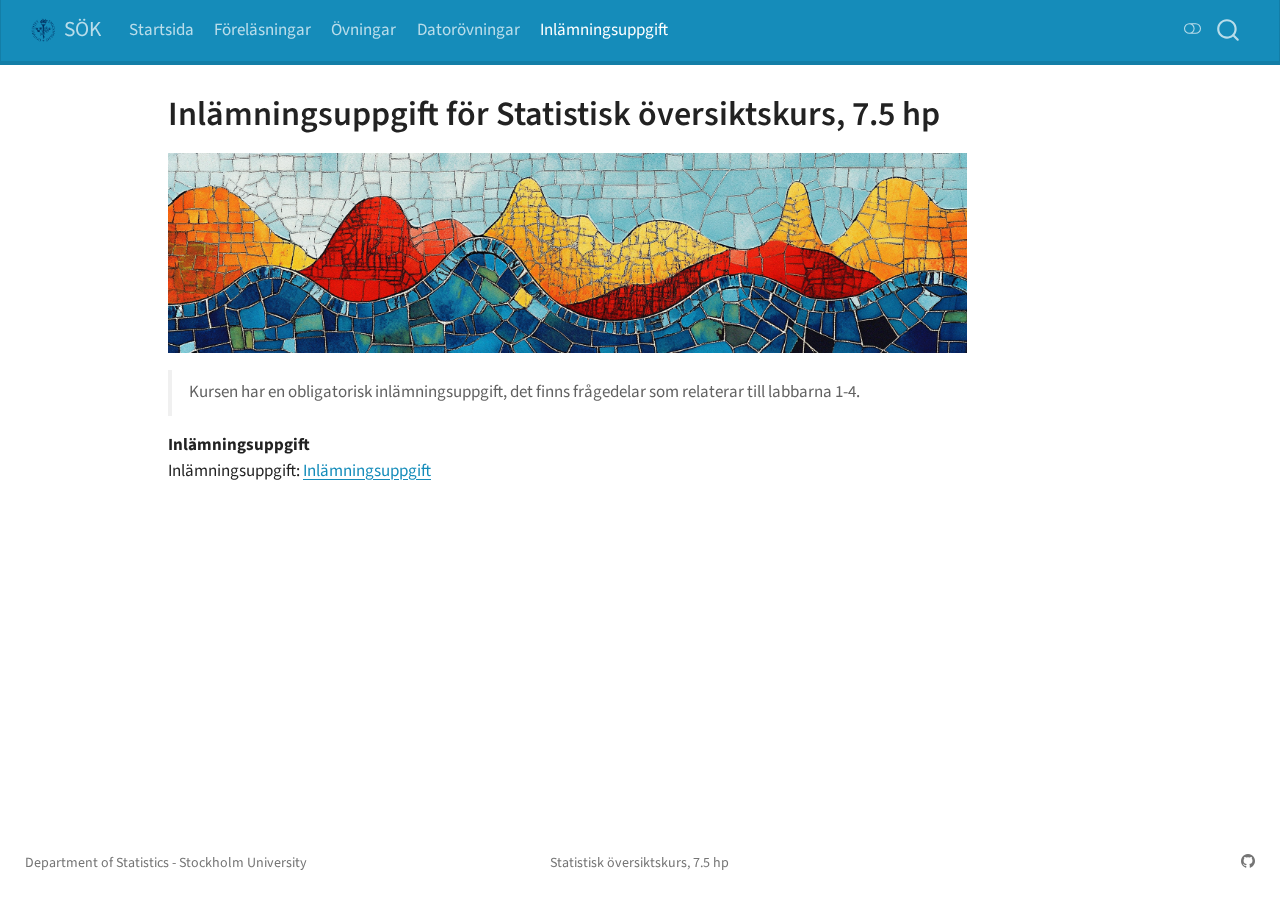
<file: docs/homeassignment.html>
<!DOCTYPE html>
<html xmlns="http://www.w3.org/1999/xhtml" lang="en" xml:lang="en"><head>

<meta charset="utf-8">
<meta name="generator" content="quarto-1.6.42">

<meta name="viewport" content="width=device-width, initial-scale=1.0, user-scalable=yes">


<title>Inlämningsuppgift för Statistisk översiktskurs, 7.5 hp – SÖK</title>
<style>
code{white-space: pre-wrap;}
span.smallcaps{font-variant: small-caps;}
div.columns{display: flex; gap: min(4vw, 1.5em);}
div.column{flex: auto; overflow-x: auto;}
div.hanging-indent{margin-left: 1.5em; text-indent: -1.5em;}
ul.task-list{list-style: none;}
ul.task-list li input[type="checkbox"] {
  width: 0.8em;
  margin: 0 0.8em 0.2em -1em; /* quarto-specific, see https://github.com/quarto-dev/quarto-cli/issues/4556 */ 
  vertical-align: middle;
}
</style>


<script src="site_libs/quarto-nav/quarto-nav.js"></script>
<script src="site_libs/quarto-nav/headroom.min.js"></script>
<script src="site_libs/clipboard/clipboard.min.js"></script>
<script src="site_libs/quarto-search/autocomplete.umd.js"></script>
<script src="site_libs/quarto-search/fuse.min.js"></script>
<script src="site_libs/quarto-search/quarto-search.js"></script>
<meta name="quarto:offset" content="./">
<link href=".//misc/favicons/favicon.ico" rel="icon">
<script src="site_libs/quarto-html/quarto.js"></script>
<script src="site_libs/quarto-html/popper.min.js"></script>
<script src="site_libs/quarto-html/tippy.umd.min.js"></script>
<script src="site_libs/quarto-html/anchor.min.js"></script>
<link href="site_libs/quarto-html/tippy.css" rel="stylesheet">
<link href="site_libs/quarto-html/quarto-syntax-highlighting-2f5df379a58b258e96c21c0638c20c03.css" rel="stylesheet" class="quarto-color-scheme" id="quarto-text-highlighting-styles">
<link href="site_libs/quarto-html/quarto-syntax-highlighting-dark-b53751a350365c71b6c909e95f209ed1.css" rel="prefetch" class="quarto-color-scheme quarto-color-alternate" id="quarto-text-highlighting-styles">
<script src="site_libs/bootstrap/bootstrap.min.js"></script>
<link href="site_libs/bootstrap/bootstrap-icons.css" rel="stylesheet">
<link href="site_libs/bootstrap/bootstrap-31a69106845bb5235818fe7426cf0c4d.min.css" rel="stylesheet" append-hash="true" class="quarto-color-scheme" id="quarto-bootstrap" data-mode="light">
<link href="site_libs/bootstrap/bootstrap-dark-de8a9553950fd18f334eda414d03b9ca.min.css" rel="prefetch" append-hash="true" class="quarto-color-scheme quarto-color-alternate" id="quarto-bootstrap" data-mode="dark">
<script id="quarto-search-options" type="application/json">{
  "location": "navbar",
  "copy-button": false,
  "collapse-after": 3,
  "panel-placement": "end",
  "type": "overlay",
  "limit": 50,
  "keyboard-shortcut": [
    "f",
    "/",
    "s"
  ],
  "show-item-context": false,
  "language": {
    "search-no-results-text": "No results",
    "search-matching-documents-text": "matching documents",
    "search-copy-link-title": "Copy link to search",
    "search-hide-matches-text": "Hide additional matches",
    "search-more-match-text": "more match in this document",
    "search-more-matches-text": "more matches in this document",
    "search-clear-button-title": "Clear",
    "search-text-placeholder": "",
    "search-detached-cancel-button-title": "Cancel",
    "search-submit-button-title": "Submit",
    "search-label": "Search"
  }
}</script>


<link rel="stylesheet" href="styles.css">
</head>

<body class="nav-fixed">

<div id="quarto-search-results"></div>
  <header id="quarto-header" class="headroom fixed-top">
    <nav class="navbar navbar-expand-lg " data-bs-theme="dark">
      <div class="navbar-container container-fluid">
      <div class="navbar-brand-container mx-auto">
    <a href="./index.html" class="navbar-brand navbar-brand-logo">
    <img src="./misc/SU_logo_small.png" alt="" class="navbar-logo">
    </a>
    <a class="navbar-brand" href="./index.html">
    <span class="navbar-title">SÖK</span>
    </a>
  </div>
            <div id="quarto-search" class="" title="Search"></div>
          <button class="navbar-toggler" type="button" data-bs-toggle="collapse" data-bs-target="#navbarCollapse" aria-controls="navbarCollapse" role="menu" aria-expanded="false" aria-label="Toggle navigation" onclick="if (window.quartoToggleHeadroom) { window.quartoToggleHeadroom(); }">
  <span class="navbar-toggler-icon"></span>
</button>
          <div class="collapse navbar-collapse" id="navbarCollapse">
            <ul class="navbar-nav navbar-nav-scroll me-auto">
  <li class="nav-item">
    <a class="nav-link" href="./index.html"> 
<span class="menu-text">Startsida</span></a>
  </li>  
  <li class="nav-item">
    <a class="nav-link" href="./lectures.html"> 
<span class="menu-text">Föreläsningar</span></a>
  </li>  
  <li class="nav-item">
    <a class="nav-link" href="./exercises.html"> 
<span class="menu-text">Övningar</span></a>
  </li>  
  <li class="nav-item">
    <a class="nav-link" href="./computerlabs.html"> 
<span class="menu-text">Datorövningar</span></a>
  </li>  
  <li class="nav-item">
    <a class="nav-link active" href="./homeassignment.html" aria-current="page"> 
<span class="menu-text">Inlämningsuppgift</span></a>
  </li>  
</ul>
          </div> <!-- /navcollapse -->
            <div class="quarto-navbar-tools">
  <a href="" class="quarto-color-scheme-toggle quarto-navigation-tool  px-1" onclick="window.quartoToggleColorScheme(); return false;" title="Toggle dark mode"><i class="bi"></i></a>
</div>
      </div> <!-- /container-fluid -->
    </nav>
</header>
<!-- content -->
<div id="quarto-content" class="quarto-container page-columns page-rows-contents page-layout-article page-navbar">
<!-- sidebar -->
<!-- margin-sidebar -->
    <div id="quarto-margin-sidebar" class="sidebar margin-sidebar zindex-bottom">
        
    </div>
<!-- main -->
<main class="content" id="quarto-document-content">

<header id="title-block-header" class="quarto-title-block default">
<div class="quarto-title">
<h1 class="title">Inlämningsuppgift för Statistisk översiktskurs, 7.5 hp</h1>
</div>



<div class="quarto-title-meta">

    
  
    
  </div>
  


</header>


<p><img src="misc/banner_image4.png" alt="AI generated banner image" class="center" width="100%"></p>
<blockquote class="blockquote">
<p>Kursen har en obligatorisk inlämningsuppgift, det finns frågedelar som relaterar till labbarna 1-4.</p>
</blockquote>
<p><strong>Inlämningsuppgift</strong><br>
Inlämningsuppgift: <a href="misc/Inlamningsuppgift.pdf">Inlämningsuppgift</a></p>



</main> <!-- /main -->
<script id="quarto-html-after-body" type="application/javascript">
window.document.addEventListener("DOMContentLoaded", function (event) {
  const toggleBodyColorMode = (bsSheetEl) => {
    const mode = bsSheetEl.getAttribute("data-mode");
    const bodyEl = window.document.querySelector("body");
    if (mode === "dark") {
      bodyEl.classList.add("quarto-dark");
      bodyEl.classList.remove("quarto-light");
    } else {
      bodyEl.classList.add("quarto-light");
      bodyEl.classList.remove("quarto-dark");
    }
  }
  const toggleBodyColorPrimary = () => {
    const bsSheetEl = window.document.querySelector("link#quarto-bootstrap");
    if (bsSheetEl) {
      toggleBodyColorMode(bsSheetEl);
    }
  }
  toggleBodyColorPrimary();  
  const disableStylesheet = (stylesheets) => {
    for (let i=0; i < stylesheets.length; i++) {
      const stylesheet = stylesheets[i];
      stylesheet.rel = 'prefetch';
    }
  }
  const enableStylesheet = (stylesheets) => {
    for (let i=0; i < stylesheets.length; i++) {
      const stylesheet = stylesheets[i];
      stylesheet.rel = 'stylesheet';
    }
  }
  const manageTransitions = (selector, allowTransitions) => {
    const els = window.document.querySelectorAll(selector);
    for (let i=0; i < els.length; i++) {
      const el = els[i];
      if (allowTransitions) {
        el.classList.remove('notransition');
      } else {
        el.classList.add('notransition');
      }
    }
  }
  const toggleGiscusIfUsed = (isAlternate, darkModeDefault) => {
    const baseTheme = document.querySelector('#giscus-base-theme')?.value ?? 'light';
    const alternateTheme = document.querySelector('#giscus-alt-theme')?.value ?? 'dark';
    let newTheme = '';
    if(darkModeDefault) {
      newTheme = isAlternate ? baseTheme : alternateTheme;
    } else {
      newTheme = isAlternate ? alternateTheme : baseTheme;
    }
    const changeGiscusTheme = () => {
      // From: https://github.com/giscus/giscus/issues/336
      const sendMessage = (message) => {
        const iframe = document.querySelector('iframe.giscus-frame');
        if (!iframe) return;
        iframe.contentWindow.postMessage({ giscus: message }, 'https://giscus.app');
      }
      sendMessage({
        setConfig: {
          theme: newTheme
        }
      });
    }
    const isGiscussLoaded = window.document.querySelector('iframe.giscus-frame') !== null;
    if (isGiscussLoaded) {
      changeGiscusTheme();
    }
  }
  const toggleColorMode = (alternate) => {
    // Switch the stylesheets
    const alternateStylesheets = window.document.querySelectorAll('link.quarto-color-scheme.quarto-color-alternate');
    manageTransitions('#quarto-margin-sidebar .nav-link', false);
    if (alternate) {
      enableStylesheet(alternateStylesheets);
      for (const sheetNode of alternateStylesheets) {
        if (sheetNode.id === "quarto-bootstrap") {
          toggleBodyColorMode(sheetNode);
        }
      }
    } else {
      disableStylesheet(alternateStylesheets);
      toggleBodyColorPrimary();
    }
    manageTransitions('#quarto-margin-sidebar .nav-link', true);
    // Switch the toggles
    const toggles = window.document.querySelectorAll('.quarto-color-scheme-toggle');
    for (let i=0; i < toggles.length; i++) {
      const toggle = toggles[i];
      if (toggle) {
        if (alternate) {
          toggle.classList.add("alternate");     
        } else {
          toggle.classList.remove("alternate");
        }
      }
    }
    // Hack to workaround the fact that safari doesn't
    // properly recolor the scrollbar when toggling (#1455)
    if (navigator.userAgent.indexOf('Safari') > 0 && navigator.userAgent.indexOf('Chrome') == -1) {
      manageTransitions("body", false);
      window.scrollTo(0, 1);
      setTimeout(() => {
        window.scrollTo(0, 0);
        manageTransitions("body", true);
      }, 40);  
    }
  }
  const isFileUrl = () => { 
    return window.location.protocol === 'file:';
  }
  const hasAlternateSentinel = () => {  
    let styleSentinel = getColorSchemeSentinel();
    if (styleSentinel !== null) {
      return styleSentinel === "alternate";
    } else {
      return false;
    }
  }
  const setStyleSentinel = (alternate) => {
    const value = alternate ? "alternate" : "default";
    if (!isFileUrl()) {
      window.localStorage.setItem("quarto-color-scheme", value);
    } else {
      localAlternateSentinel = value;
    }
  }
  const getColorSchemeSentinel = () => {
    if (!isFileUrl()) {
      const storageValue = window.localStorage.getItem("quarto-color-scheme");
      return storageValue != null ? storageValue : localAlternateSentinel;
    } else {
      return localAlternateSentinel;
    }
  }
  const darkModeDefault = false;
  let localAlternateSentinel = darkModeDefault ? 'alternate' : 'default';
  // Dark / light mode switch
  window.quartoToggleColorScheme = () => {
    // Read the current dark / light value 
    let toAlternate = !hasAlternateSentinel();
    toggleColorMode(toAlternate);
    setStyleSentinel(toAlternate);
    toggleGiscusIfUsed(toAlternate, darkModeDefault);
  };
  // Ensure there is a toggle, if there isn't float one in the top right
  if (window.document.querySelector('.quarto-color-scheme-toggle') === null) {
    const a = window.document.createElement('a');
    a.classList.add('top-right');
    a.classList.add('quarto-color-scheme-toggle');
    a.href = "";
    a.onclick = function() { try { window.quartoToggleColorScheme(); } catch {} return false; };
    const i = window.document.createElement("i");
    i.classList.add('bi');
    a.appendChild(i);
    window.document.body.appendChild(a);
  }
  // Switch to dark mode if need be
  if (hasAlternateSentinel()) {
    toggleColorMode(true);
  } else {
    toggleColorMode(false);
  }
  const icon = "";
  const anchorJS = new window.AnchorJS();
  anchorJS.options = {
    placement: 'right',
    icon: icon
  };
  anchorJS.add('.anchored');
  const isCodeAnnotation = (el) => {
    for (const clz of el.classList) {
      if (clz.startsWith('code-annotation-')) {                     
        return true;
      }
    }
    return false;
  }
  const onCopySuccess = function(e) {
    // button target
    const button = e.trigger;
    // don't keep focus
    button.blur();
    // flash "checked"
    button.classList.add('code-copy-button-checked');
    var currentTitle = button.getAttribute("title");
    button.setAttribute("title", "Copied!");
    let tooltip;
    if (window.bootstrap) {
      button.setAttribute("data-bs-toggle", "tooltip");
      button.setAttribute("data-bs-placement", "left");
      button.setAttribute("data-bs-title", "Copied!");
      tooltip = new bootstrap.Tooltip(button, 
        { trigger: "manual", 
          customClass: "code-copy-button-tooltip",
          offset: [0, -8]});
      tooltip.show();    
    }
    setTimeout(function() {
      if (tooltip) {
        tooltip.hide();
        button.removeAttribute("data-bs-title");
        button.removeAttribute("data-bs-toggle");
        button.removeAttribute("data-bs-placement");
      }
      button.setAttribute("title", currentTitle);
      button.classList.remove('code-copy-button-checked');
    }, 1000);
    // clear code selection
    e.clearSelection();
  }
  const getTextToCopy = function(trigger) {
      const codeEl = trigger.previousElementSibling.cloneNode(true);
      for (const childEl of codeEl.children) {
        if (isCodeAnnotation(childEl)) {
          childEl.remove();
        }
      }
      return codeEl.innerText;
  }
  const clipboard = new window.ClipboardJS('.code-copy-button:not([data-in-quarto-modal])', {
    text: getTextToCopy
  });
  clipboard.on('success', onCopySuccess);
  if (window.document.getElementById('quarto-embedded-source-code-modal')) {
    const clipboardModal = new window.ClipboardJS('.code-copy-button[data-in-quarto-modal]', {
      text: getTextToCopy,
      container: window.document.getElementById('quarto-embedded-source-code-modal')
    });
    clipboardModal.on('success', onCopySuccess);
  }
    var localhostRegex = new RegExp(/^(?:http|https):\/\/localhost\:?[0-9]*\//);
    var mailtoRegex = new RegExp(/^mailto:/);
      var filterRegex = new RegExp('/' + window.location.host + '/');
    var isInternal = (href) => {
        return filterRegex.test(href) || localhostRegex.test(href) || mailtoRegex.test(href);
    }
    // Inspect non-navigation links and adorn them if external
 	var links = window.document.querySelectorAll('a[href]:not(.nav-link):not(.navbar-brand):not(.toc-action):not(.sidebar-link):not(.sidebar-item-toggle):not(.pagination-link):not(.no-external):not([aria-hidden]):not(.dropdown-item):not(.quarto-navigation-tool):not(.about-link)');
    for (var i=0; i<links.length; i++) {
      const link = links[i];
      if (!isInternal(link.href)) {
        // undo the damage that might have been done by quarto-nav.js in the case of
        // links that we want to consider external
        if (link.dataset.originalHref !== undefined) {
          link.href = link.dataset.originalHref;
        }
      }
    }
  function tippyHover(el, contentFn, onTriggerFn, onUntriggerFn) {
    const config = {
      allowHTML: true,
      maxWidth: 500,
      delay: 100,
      arrow: false,
      appendTo: function(el) {
          return el.parentElement;
      },
      interactive: true,
      interactiveBorder: 10,
      theme: 'quarto',
      placement: 'bottom-start',
    };
    if (contentFn) {
      config.content = contentFn;
    }
    if (onTriggerFn) {
      config.onTrigger = onTriggerFn;
    }
    if (onUntriggerFn) {
      config.onUntrigger = onUntriggerFn;
    }
    window.tippy(el, config); 
  }
  const noterefs = window.document.querySelectorAll('a[role="doc-noteref"]');
  for (var i=0; i<noterefs.length; i++) {
    const ref = noterefs[i];
    tippyHover(ref, function() {
      // use id or data attribute instead here
      let href = ref.getAttribute('data-footnote-href') || ref.getAttribute('href');
      try { href = new URL(href).hash; } catch {}
      const id = href.replace(/^#\/?/, "");
      const note = window.document.getElementById(id);
      if (note) {
        return note.innerHTML;
      } else {
        return "";
      }
    });
  }
  const xrefs = window.document.querySelectorAll('a.quarto-xref');
  const processXRef = (id, note) => {
    // Strip column container classes
    const stripColumnClz = (el) => {
      el.classList.remove("page-full", "page-columns");
      if (el.children) {
        for (const child of el.children) {
          stripColumnClz(child);
        }
      }
    }
    stripColumnClz(note)
    if (id === null || id.startsWith('sec-')) {
      // Special case sections, only their first couple elements
      const container = document.createElement("div");
      if (note.children && note.children.length > 2) {
        container.appendChild(note.children[0].cloneNode(true));
        for (let i = 1; i < note.children.length; i++) {
          const child = note.children[i];
          if (child.tagName === "P" && child.innerText === "") {
            continue;
          } else {
            container.appendChild(child.cloneNode(true));
            break;
          }
        }
        if (window.Quarto?.typesetMath) {
          window.Quarto.typesetMath(container);
        }
        return container.innerHTML
      } else {
        if (window.Quarto?.typesetMath) {
          window.Quarto.typesetMath(note);
        }
        return note.innerHTML;
      }
    } else {
      // Remove any anchor links if they are present
      const anchorLink = note.querySelector('a.anchorjs-link');
      if (anchorLink) {
        anchorLink.remove();
      }
      if (window.Quarto?.typesetMath) {
        window.Quarto.typesetMath(note);
      }
      if (note.classList.contains("callout")) {
        return note.outerHTML;
      } else {
        return note.innerHTML;
      }
    }
  }
  for (var i=0; i<xrefs.length; i++) {
    const xref = xrefs[i];
    tippyHover(xref, undefined, function(instance) {
      instance.disable();
      let url = xref.getAttribute('href');
      let hash = undefined; 
      if (url.startsWith('#')) {
        hash = url;
      } else {
        try { hash = new URL(url).hash; } catch {}
      }
      if (hash) {
        const id = hash.replace(/^#\/?/, "");
        const note = window.document.getElementById(id);
        if (note !== null) {
          try {
            const html = processXRef(id, note.cloneNode(true));
            instance.setContent(html);
          } finally {
            instance.enable();
            instance.show();
          }
        } else {
          // See if we can fetch this
          fetch(url.split('#')[0])
          .then(res => res.text())
          .then(html => {
            const parser = new DOMParser();
            const htmlDoc = parser.parseFromString(html, "text/html");
            const note = htmlDoc.getElementById(id);
            if (note !== null) {
              const html = processXRef(id, note);
              instance.setContent(html);
            } 
          }).finally(() => {
            instance.enable();
            instance.show();
          });
        }
      } else {
        // See if we can fetch a full url (with no hash to target)
        // This is a special case and we should probably do some content thinning / targeting
        fetch(url)
        .then(res => res.text())
        .then(html => {
          const parser = new DOMParser();
          const htmlDoc = parser.parseFromString(html, "text/html");
          const note = htmlDoc.querySelector('main.content');
          if (note !== null) {
            // This should only happen for chapter cross references
            // (since there is no id in the URL)
            // remove the first header
            if (note.children.length > 0 && note.children[0].tagName === "HEADER") {
              note.children[0].remove();
            }
            const html = processXRef(null, note);
            instance.setContent(html);
          } 
        }).finally(() => {
          instance.enable();
          instance.show();
        });
      }
    }, function(instance) {
    });
  }
      let selectedAnnoteEl;
      const selectorForAnnotation = ( cell, annotation) => {
        let cellAttr = 'data-code-cell="' + cell + '"';
        let lineAttr = 'data-code-annotation="' +  annotation + '"';
        const selector = 'span[' + cellAttr + '][' + lineAttr + ']';
        return selector;
      }
      const selectCodeLines = (annoteEl) => {
        const doc = window.document;
        const targetCell = annoteEl.getAttribute("data-target-cell");
        const targetAnnotation = annoteEl.getAttribute("data-target-annotation");
        const annoteSpan = window.document.querySelector(selectorForAnnotation(targetCell, targetAnnotation));
        const lines = annoteSpan.getAttribute("data-code-lines").split(",");
        const lineIds = lines.map((line) => {
          return targetCell + "-" + line;
        })
        let top = null;
        let height = null;
        let parent = null;
        if (lineIds.length > 0) {
            //compute the position of the single el (top and bottom and make a div)
            const el = window.document.getElementById(lineIds[0]);
            top = el.offsetTop;
            height = el.offsetHeight;
            parent = el.parentElement.parentElement;
          if (lineIds.length > 1) {
            const lastEl = window.document.getElementById(lineIds[lineIds.length - 1]);
            const bottom = lastEl.offsetTop + lastEl.offsetHeight;
            height = bottom - top;
          }
          if (top !== null && height !== null && parent !== null) {
            // cook up a div (if necessary) and position it 
            let div = window.document.getElementById("code-annotation-line-highlight");
            if (div === null) {
              div = window.document.createElement("div");
              div.setAttribute("id", "code-annotation-line-highlight");
              div.style.position = 'absolute';
              parent.appendChild(div);
            }
            div.style.top = top - 2 + "px";
            div.style.height = height + 4 + "px";
            div.style.left = 0;
            let gutterDiv = window.document.getElementById("code-annotation-line-highlight-gutter");
            if (gutterDiv === null) {
              gutterDiv = window.document.createElement("div");
              gutterDiv.setAttribute("id", "code-annotation-line-highlight-gutter");
              gutterDiv.style.position = 'absolute';
              const codeCell = window.document.getElementById(targetCell);
              const gutter = codeCell.querySelector('.code-annotation-gutter');
              gutter.appendChild(gutterDiv);
            }
            gutterDiv.style.top = top - 2 + "px";
            gutterDiv.style.height = height + 4 + "px";
          }
          selectedAnnoteEl = annoteEl;
        }
      };
      const unselectCodeLines = () => {
        const elementsIds = ["code-annotation-line-highlight", "code-annotation-line-highlight-gutter"];
        elementsIds.forEach((elId) => {
          const div = window.document.getElementById(elId);
          if (div) {
            div.remove();
          }
        });
        selectedAnnoteEl = undefined;
      };
        // Handle positioning of the toggle
    window.addEventListener(
      "resize",
      throttle(() => {
        elRect = undefined;
        if (selectedAnnoteEl) {
          selectCodeLines(selectedAnnoteEl);
        }
      }, 10)
    );
    function throttle(fn, ms) {
    let throttle = false;
    let timer;
      return (...args) => {
        if(!throttle) { // first call gets through
            fn.apply(this, args);
            throttle = true;
        } else { // all the others get throttled
            if(timer) clearTimeout(timer); // cancel #2
            timer = setTimeout(() => {
              fn.apply(this, args);
              timer = throttle = false;
            }, ms);
        }
      };
    }
      // Attach click handler to the DT
      const annoteDls = window.document.querySelectorAll('dt[data-target-cell]');
      for (const annoteDlNode of annoteDls) {
        annoteDlNode.addEventListener('click', (event) => {
          const clickedEl = event.target;
          if (clickedEl !== selectedAnnoteEl) {
            unselectCodeLines();
            const activeEl = window.document.querySelector('dt[data-target-cell].code-annotation-active');
            if (activeEl) {
              activeEl.classList.remove('code-annotation-active');
            }
            selectCodeLines(clickedEl);
            clickedEl.classList.add('code-annotation-active');
          } else {
            // Unselect the line
            unselectCodeLines();
            clickedEl.classList.remove('code-annotation-active');
          }
        });
      }
  const findCites = (el) => {
    const parentEl = el.parentElement;
    if (parentEl) {
      const cites = parentEl.dataset.cites;
      if (cites) {
        return {
          el,
          cites: cites.split(' ')
        };
      } else {
        return findCites(el.parentElement)
      }
    } else {
      return undefined;
    }
  };
  var bibliorefs = window.document.querySelectorAll('a[role="doc-biblioref"]');
  for (var i=0; i<bibliorefs.length; i++) {
    const ref = bibliorefs[i];
    const citeInfo = findCites(ref);
    if (citeInfo) {
      tippyHover(citeInfo.el, function() {
        var popup = window.document.createElement('div');
        citeInfo.cites.forEach(function(cite) {
          var citeDiv = window.document.createElement('div');
          citeDiv.classList.add('hanging-indent');
          citeDiv.classList.add('csl-entry');
          var biblioDiv = window.document.getElementById('ref-' + cite);
          if (biblioDiv) {
            citeDiv.innerHTML = biblioDiv.innerHTML;
          }
          popup.appendChild(citeDiv);
        });
        return popup.innerHTML;
      });
    }
  }
});
</script>
</div> <!-- /content -->
<footer class="footer">
  <div class="nav-footer">
    <div class="nav-footer-left">
      <ul class="footer-items list-unstyled">
    <li class="nav-item">
    <a class="nav-link" href="https://www.su.se/statistiska-institutionen/">
<p>Department of Statistics - Stockholm University</p>
</a>
  </li>  
</ul>
    </div>   
    <div class="nav-footer-center">
      <ul class="footer-items list-unstyled">
    <li class="nav-item">
 Statistisk översiktskurs, 7.5 hp
  </li>  
</ul>
    </div>
    <div class="nav-footer-right">
      <ul class="footer-items list-unstyled">
    <li class="nav-item compact">
    <a class="nav-link" href="https://github.com/StatisticsSU/SOK">
      <i class="bi bi-github" role="img" aria-label="Quarto GitHub">
</i> 
    </a>
  </li>  
</ul>
    </div>
  </div>
</footer>




</body></html>
</file>
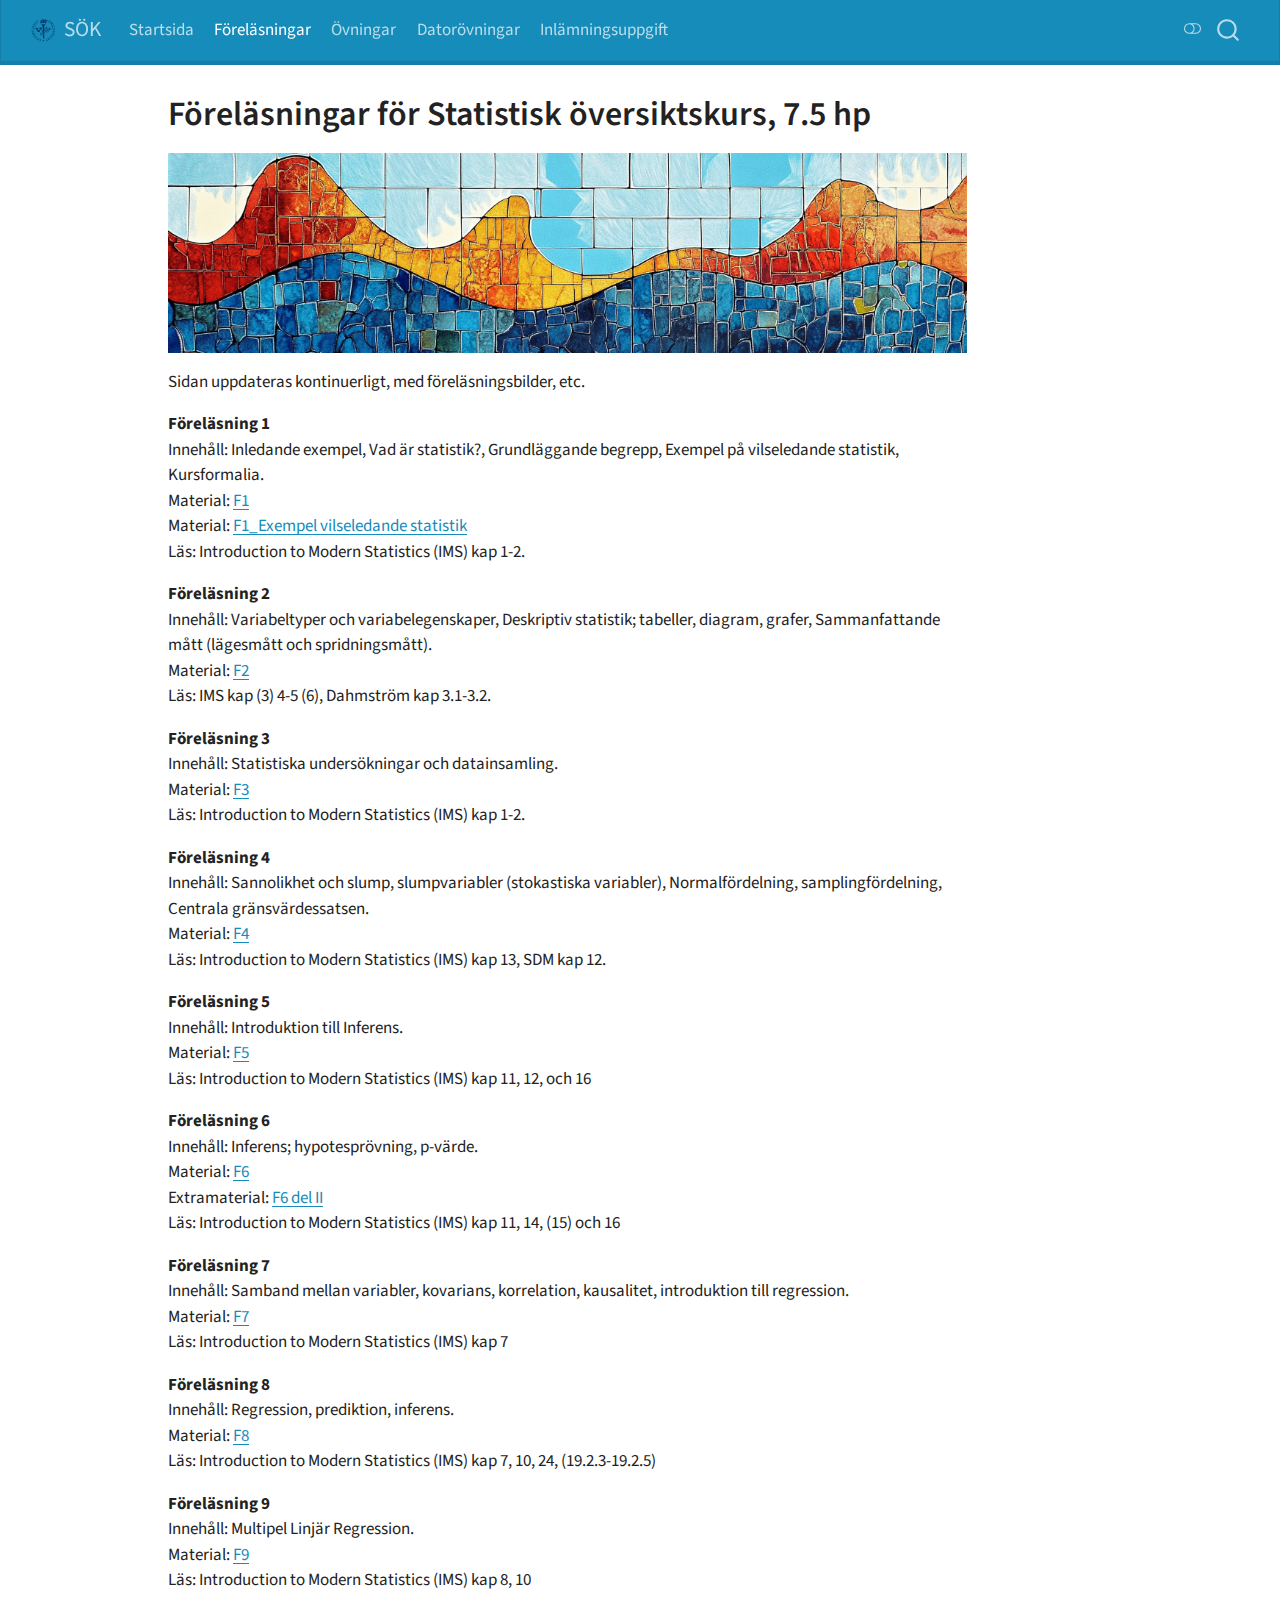
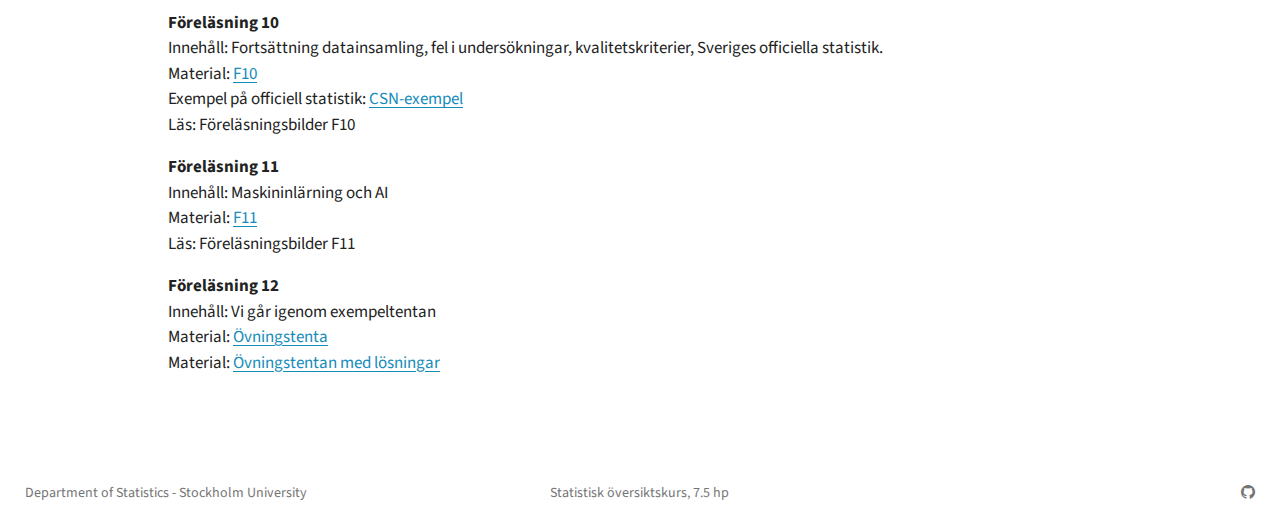
<file: docs/lectures.html>
<!DOCTYPE html>
<html xmlns="http://www.w3.org/1999/xhtml" lang="en" xml:lang="en"><head>

<meta charset="utf-8">
<meta name="generator" content="quarto-1.4.555">

<meta name="viewport" content="width=device-width, initial-scale=1.0, user-scalable=yes">


<title>SÖK - Föreläsningar för Statistisk översiktskurs, 7.5 hp</title>
<style>
code{white-space: pre-wrap;}
span.smallcaps{font-variant: small-caps;}
div.columns{display: flex; gap: min(4vw, 1.5em);}
div.column{flex: auto; overflow-x: auto;}
div.hanging-indent{margin-left: 1.5em; text-indent: -1.5em;}
ul.task-list{list-style: none;}
ul.task-list li input[type="checkbox"] {
  width: 0.8em;
  margin: 0 0.8em 0.2em -1em; /* quarto-specific, see https://github.com/quarto-dev/quarto-cli/issues/4556 */ 
  vertical-align: middle;
}
</style>


<script src="site_libs/quarto-nav/quarto-nav.js"></script>
<script src="site_libs/quarto-nav/headroom.min.js"></script>
<script src="site_libs/clipboard/clipboard.min.js"></script>
<script src="site_libs/quarto-search/autocomplete.umd.js"></script>
<script src="site_libs/quarto-search/fuse.min.js"></script>
<script src="site_libs/quarto-search/quarto-search.js"></script>
<meta name="quarto:offset" content="./">
<link href=".//misc/favicons/favicon.ico" rel="icon">
<script src="site_libs/quarto-html/quarto.js"></script>
<script src="site_libs/quarto-html/popper.min.js"></script>
<script src="site_libs/quarto-html/tippy.umd.min.js"></script>
<script src="site_libs/quarto-html/anchor.min.js"></script>
<link href="site_libs/quarto-html/tippy.css" rel="stylesheet">
<link href="site_libs/quarto-html/quarto-syntax-highlighting.css" rel="stylesheet" class="quarto-color-scheme" id="quarto-text-highlighting-styles">
<link href="site_libs/quarto-html/quarto-syntax-highlighting-dark.css" rel="prefetch" class="quarto-color-scheme quarto-color-alternate" id="quarto-text-highlighting-styles">
<script src="site_libs/bootstrap/bootstrap.min.js"></script>
<link href="site_libs/bootstrap/bootstrap-icons.css" rel="stylesheet">
<link href="site_libs/bootstrap/bootstrap.min.css" rel="stylesheet" class="quarto-color-scheme" id="quarto-bootstrap" data-mode="light">
<link href="site_libs/bootstrap/bootstrap-dark.min.css" rel="prefetch" class="quarto-color-scheme quarto-color-alternate" id="quarto-bootstrap" data-mode="dark">
<script id="quarto-search-options" type="application/json">{
  "location": "navbar",
  "copy-button": false,
  "collapse-after": 3,
  "panel-placement": "end",
  "type": "overlay",
  "limit": 50,
  "keyboard-shortcut": [
    "f",
    "/",
    "s"
  ],
  "show-item-context": false,
  "language": {
    "search-no-results-text": "No results",
    "search-matching-documents-text": "matching documents",
    "search-copy-link-title": "Copy link to search",
    "search-hide-matches-text": "Hide additional matches",
    "search-more-match-text": "more match in this document",
    "search-more-matches-text": "more matches in this document",
    "search-clear-button-title": "Clear",
    "search-text-placeholder": "",
    "search-detached-cancel-button-title": "Cancel",
    "search-submit-button-title": "Submit",
    "search-label": "Search"
  }
}</script>


<link rel="stylesheet" href="styles.css">
</head>

<body class="nav-fixed">

<div id="quarto-search-results"></div>
  <header id="quarto-header" class="headroom fixed-top">
    <nav class="navbar navbar-expand-lg " data-bs-theme="dark">
      <div class="navbar-container container-fluid">
      <div class="navbar-brand-container mx-auto">
    <a href="./index.html" class="navbar-brand navbar-brand-logo">
    <img src="./misc/SU_logo_small.png" alt="" class="navbar-logo">
    </a>
    <a class="navbar-brand" href="./index.html">
    <span class="navbar-title">SÖK</span>
    </a>
  </div>
            <div id="quarto-search" class="" title="Search"></div>
          <button class="navbar-toggler" type="button" data-bs-toggle="collapse" data-bs-target="#navbarCollapse" aria-controls="navbarCollapse" aria-expanded="false" aria-label="Toggle navigation" onclick="if (window.quartoToggleHeadroom) { window.quartoToggleHeadroom(); }">
  <span class="navbar-toggler-icon"></span>
</button>
          <div class="collapse navbar-collapse" id="navbarCollapse">
            <ul class="navbar-nav navbar-nav-scroll me-auto">
  <li class="nav-item">
    <a class="nav-link" href="./index.html"> 
<span class="menu-text">Startsida</span></a>
  </li>  
  <li class="nav-item">
    <a class="nav-link active" href="./lectures.html" aria-current="page"> 
<span class="menu-text">Föreläsningar</span></a>
  </li>  
  <li class="nav-item">
    <a class="nav-link" href="./exercises.html"> 
<span class="menu-text">Övningar</span></a>
  </li>  
  <li class="nav-item">
    <a class="nav-link" href="./computerlabs.html"> 
<span class="menu-text">Datorövningar</span></a>
  </li>  
  <li class="nav-item">
    <a class="nav-link" href="./homeassignment.html"> 
<span class="menu-text">Inlämningsuppgift</span></a>
  </li>  
</ul>
          </div> <!-- /navcollapse -->
          <div class="quarto-navbar-tools">
  <a href="" class="quarto-color-scheme-toggle quarto-navigation-tool  px-1" onclick="window.quartoToggleColorScheme(); return false;" title="Toggle dark mode"><i class="bi"></i></a>
</div>
      </div> <!-- /container-fluid -->
    </nav>
</header>
<!-- content -->
<div id="quarto-content" class="quarto-container page-columns page-rows-contents page-layout-article page-navbar">
<!-- sidebar -->
<!-- margin-sidebar -->
    <div id="quarto-margin-sidebar" class="sidebar margin-sidebar">
        
    </div>
<!-- main -->
<main class="content" id="quarto-document-content">

<header id="title-block-header" class="quarto-title-block default">
<div class="quarto-title">
<h1 class="title">Föreläsningar för Statistisk översiktskurs, 7.5 hp</h1>
</div>



<div class="quarto-title-meta">

    
  
    
  </div>
  


</header>


<p><img src="misc/banner_image1.png" alt="AI generated banner image" class="center" width="100%"></p>
<p>Sidan uppdateras kontinuerligt, med föreläsningsbilder, etc.</p>
<p><strong>Föreläsning 1</strong><br>
Innehåll: Inledande exempel, Vad är statistik?, Grundläggande begrepp, Exempel på vilseledande statistik, Kursformalia.<br>
Material: <a href=".\misc/F1.pdf">F1</a><br>
Material: <a href=".\misc/F1_Exempel_vilseledande_statistik.pdf">F1_Exempel vilseledande statistik</a><br>
Läs: Introduction to Modern Statistics (IMS) kap 1-2.<br>
</p>
<p><strong>Föreläsning 2</strong><br>
Innehåll: Variabeltyper och variabelegenskaper, Deskriptiv statistik; tabeller, diagram, grafer, Sammanfattande mått (lägesmått och spridningsmått).<br>
Material: <a href=".\misc/F2.pdf">F2</a><br>
Läs: IMS kap (3) 4-5 (6), Dahmström kap 3.1-3.2.<br>
</p>
<p><strong>Föreläsning 3</strong><br>
Innehåll: Statistiska undersökningar och datainsamling.<br>
Material: <a href=".\misc/F3.pdf">F3</a><br>
Läs: Introduction to Modern Statistics (IMS) kap 1-2.<br>
</p>
<p><strong>Föreläsning 4</strong><br>
Innehåll: Sannolikhet och slump, slumpvariabler (stokastiska variabler), Normalfördelning, samplingfördelning, Centrala gränsvärdessatsen.<br>
Material: <a href=".\misc/F4.pdf">F4</a><br>
Läs: Introduction to Modern Statistics (IMS) kap 13, SDM kap 12.<br>
</p>
<p><strong>Föreläsning 5</strong><br>
Innehåll: Introduktion till Inferens.<br>
Material: <a href=".\misc/F5.pdf">F5</a><br>
Läs: Introduction to Modern Statistics (IMS) kap 11, 12, och 16<br>
</p>
<p><strong>Föreläsning 6</strong><br>
Innehåll: Inferens; hypotesprövning, p-värde.<br>
Material: <a href=".\misc/F6.pdf">F6</a><br>
Extramaterial: <a href=".\misc/F6_del_II.pdf">F6 del II</a>&nbsp;<br>
Läs: Introduction to Modern Statistics (IMS) kap 11, 14, (15) och 16<br>
</p>
<p><strong>Föreläsning 7</strong><br>
Innehåll: Samband mellan variabler, kovarians, korrelation, kausalitet, introduktion till regression.<br>
Material: <a href=".\misc/F7.pdf">F7</a><br>
Läs: Introduction to Modern Statistics (IMS) kap 7<br>
</p>
<p><strong>Föreläsning 8</strong><br>
Innehåll: Regression, prediktion, inferens.<br>
Material: <a href=".\misc/F8.pdf">F8</a><br>
Läs: Introduction to Modern Statistics (IMS) kap 7, 10, 24, (19.2.3-19.2.5)<br>
</p>
<p><strong>Föreläsning 9</strong><br>
Innehåll: Multipel Linjär Regression.<br>
Material: <a href=".\misc/F9.pdf">F9</a><br>
Läs: Introduction to Modern Statistics (IMS) kap 8, 10<br>
</p>
<p><strong>Föreläsning 10</strong><br>
Innehåll: Fortsättning datainsamling, fel i undersökningar, kvalitetskriterier, Sveriges officiella statistik.<br>
Material: <a href=".\misc/F10.pdf">F10</a><br>
Exempel på officiell statistik: <a href=".\misc/Kvalitetsdeklaration_CSN_utbetalning_2025-02-05_ver_1.pdf">CSN-exempel</a><br>
Läs: Föreläsningsbilder F10<br>
</p>
<p><strong>Föreläsning 11</strong><br>
Innehåll: Maskininlärning och AI<br>
Material: <a href=".\misc/F11.pdf">F11</a><br>
Läs: Föreläsningsbilder F11<br>
</p>
<p><strong>Föreläsning 12</strong><br>
Innehåll: Vi går igenom exempeltentan<br>
Material: <a href=".\misc/SÖK_exempeltenta.pdf">Övningstenta</a><br>
Material: <a href=".\misc/SOK_exempeltenta_losningar.pdf">Övningstentan med lösningar</a><br>
</p>



</main> <!-- /main -->
<script id="quarto-html-after-body" type="application/javascript">
window.document.addEventListener("DOMContentLoaded", function (event) {
  const toggleBodyColorMode = (bsSheetEl) => {
    const mode = bsSheetEl.getAttribute("data-mode");
    const bodyEl = window.document.querySelector("body");
    if (mode === "dark") {
      bodyEl.classList.add("quarto-dark");
      bodyEl.classList.remove("quarto-light");
    } else {
      bodyEl.classList.add("quarto-light");
      bodyEl.classList.remove("quarto-dark");
    }
  }
  const toggleBodyColorPrimary = () => {
    const bsSheetEl = window.document.querySelector("link#quarto-bootstrap");
    if (bsSheetEl) {
      toggleBodyColorMode(bsSheetEl);
    }
  }
  toggleBodyColorPrimary();  
  const disableStylesheet = (stylesheets) => {
    for (let i=0; i < stylesheets.length; i++) {
      const stylesheet = stylesheets[i];
      stylesheet.rel = 'prefetch';
    }
  }
  const enableStylesheet = (stylesheets) => {
    for (let i=0; i < stylesheets.length; i++) {
      const stylesheet = stylesheets[i];
      stylesheet.rel = 'stylesheet';
    }
  }
  const manageTransitions = (selector, allowTransitions) => {
    const els = window.document.querySelectorAll(selector);
    for (let i=0; i < els.length; i++) {
      const el = els[i];
      if (allowTransitions) {
        el.classList.remove('notransition');
      } else {
        el.classList.add('notransition');
      }
    }
  }
  const toggleGiscusIfUsed = (isAlternate, darkModeDefault) => {
    const baseTheme = document.querySelector('#giscus-base-theme')?.value ?? 'light';
    const alternateTheme = document.querySelector('#giscus-alt-theme')?.value ?? 'dark';
    let newTheme = '';
    if(darkModeDefault) {
      newTheme = isAlternate ? baseTheme : alternateTheme;
    } else {
      newTheme = isAlternate ? alternateTheme : baseTheme;
    }
    const changeGiscusTheme = () => {
      // From: https://github.com/giscus/giscus/issues/336
      const sendMessage = (message) => {
        const iframe = document.querySelector('iframe.giscus-frame');
        if (!iframe) return;
        iframe.contentWindow.postMessage({ giscus: message }, 'https://giscus.app');
      }
      sendMessage({
        setConfig: {
          theme: newTheme
        }
      });
    }
    const isGiscussLoaded = window.document.querySelector('iframe.giscus-frame') !== null;
    if (isGiscussLoaded) {
      changeGiscusTheme();
    }
  }
  const toggleColorMode = (alternate) => {
    // Switch the stylesheets
    const alternateStylesheets = window.document.querySelectorAll('link.quarto-color-scheme.quarto-color-alternate');
    manageTransitions('#quarto-margin-sidebar .nav-link', false);
    if (alternate) {
      enableStylesheet(alternateStylesheets);
      for (const sheetNode of alternateStylesheets) {
        if (sheetNode.id === "quarto-bootstrap") {
          toggleBodyColorMode(sheetNode);
        }
      }
    } else {
      disableStylesheet(alternateStylesheets);
      toggleBodyColorPrimary();
    }
    manageTransitions('#quarto-margin-sidebar .nav-link', true);
    // Switch the toggles
    const toggles = window.document.querySelectorAll('.quarto-color-scheme-toggle');
    for (let i=0; i < toggles.length; i++) {
      const toggle = toggles[i];
      if (toggle) {
        if (alternate) {
          toggle.classList.add("alternate");     
        } else {
          toggle.classList.remove("alternate");
        }
      }
    }
    // Hack to workaround the fact that safari doesn't
    // properly recolor the scrollbar when toggling (#1455)
    if (navigator.userAgent.indexOf('Safari') > 0 && navigator.userAgent.indexOf('Chrome') == -1) {
      manageTransitions("body", false);
      window.scrollTo(0, 1);
      setTimeout(() => {
        window.scrollTo(0, 0);
        manageTransitions("body", true);
      }, 40);  
    }
  }
  const isFileUrl = () => { 
    return window.location.protocol === 'file:';
  }
  const hasAlternateSentinel = () => {  
    let styleSentinel = getColorSchemeSentinel();
    if (styleSentinel !== null) {
      return styleSentinel === "alternate";
    } else {
      return false;
    }
  }
  const setStyleSentinel = (alternate) => {
    const value = alternate ? "alternate" : "default";
    if (!isFileUrl()) {
      window.localStorage.setItem("quarto-color-scheme", value);
    } else {
      localAlternateSentinel = value;
    }
  }
  const getColorSchemeSentinel = () => {
    if (!isFileUrl()) {
      const storageValue = window.localStorage.getItem("quarto-color-scheme");
      return storageValue != null ? storageValue : localAlternateSentinel;
    } else {
      return localAlternateSentinel;
    }
  }
  const darkModeDefault = false;
  let localAlternateSentinel = darkModeDefault ? 'alternate' : 'default';
  // Dark / light mode switch
  window.quartoToggleColorScheme = () => {
    // Read the current dark / light value 
    let toAlternate = !hasAlternateSentinel();
    toggleColorMode(toAlternate);
    setStyleSentinel(toAlternate);
    toggleGiscusIfUsed(toAlternate, darkModeDefault);
  };
  // Ensure there is a toggle, if there isn't float one in the top right
  if (window.document.querySelector('.quarto-color-scheme-toggle') === null) {
    const a = window.document.createElement('a');
    a.classList.add('top-right');
    a.classList.add('quarto-color-scheme-toggle');
    a.href = "";
    a.onclick = function() { try { window.quartoToggleColorScheme(); } catch {} return false; };
    const i = window.document.createElement("i");
    i.classList.add('bi');
    a.appendChild(i);
    window.document.body.appendChild(a);
  }
  // Switch to dark mode if need be
  if (hasAlternateSentinel()) {
    toggleColorMode(true);
  } else {
    toggleColorMode(false);
  }
  const icon = "";
  const anchorJS = new window.AnchorJS();
  anchorJS.options = {
    placement: 'right',
    icon: icon
  };
  anchorJS.add('.anchored');
  const isCodeAnnotation = (el) => {
    for (const clz of el.classList) {
      if (clz.startsWith('code-annotation-')) {                     
        return true;
      }
    }
    return false;
  }
  const clipboard = new window.ClipboardJS('.code-copy-button', {
    text: function(trigger) {
      const codeEl = trigger.previousElementSibling.cloneNode(true);
      for (const childEl of codeEl.children) {
        if (isCodeAnnotation(childEl)) {
          childEl.remove();
        }
      }
      return codeEl.innerText;
    }
  });
  clipboard.on('success', function(e) {
    // button target
    const button = e.trigger;
    // don't keep focus
    button.blur();
    // flash "checked"
    button.classList.add('code-copy-button-checked');
    var currentTitle = button.getAttribute("title");
    button.setAttribute("title", "Copied!");
    let tooltip;
    if (window.bootstrap) {
      button.setAttribute("data-bs-toggle", "tooltip");
      button.setAttribute("data-bs-placement", "left");
      button.setAttribute("data-bs-title", "Copied!");
      tooltip = new bootstrap.Tooltip(button, 
        { trigger: "manual", 
          customClass: "code-copy-button-tooltip",
          offset: [0, -8]});
      tooltip.show();    
    }
    setTimeout(function() {
      if (tooltip) {
        tooltip.hide();
        button.removeAttribute("data-bs-title");
        button.removeAttribute("data-bs-toggle");
        button.removeAttribute("data-bs-placement");
      }
      button.setAttribute("title", currentTitle);
      button.classList.remove('code-copy-button-checked');
    }, 1000);
    // clear code selection
    e.clearSelection();
  });
    var localhostRegex = new RegExp(/^(?:http|https):\/\/localhost\:?[0-9]*\//);
    var mailtoRegex = new RegExp(/^mailto:/);
      var filterRegex = new RegExp('/' + window.location.host + '/');
    var isInternal = (href) => {
        return filterRegex.test(href) || localhostRegex.test(href) || mailtoRegex.test(href);
    }
    // Inspect non-navigation links and adorn them if external
 	var links = window.document.querySelectorAll('a[href]:not(.nav-link):not(.navbar-brand):not(.toc-action):not(.sidebar-link):not(.sidebar-item-toggle):not(.pagination-link):not(.no-external):not([aria-hidden]):not(.dropdown-item):not(.quarto-navigation-tool)');
    for (var i=0; i<links.length; i++) {
      const link = links[i];
      if (!isInternal(link.href)) {
        // undo the damage that might have been done by quarto-nav.js in the case of
        // links that we want to consider external
        if (link.dataset.originalHref !== undefined) {
          link.href = link.dataset.originalHref;
        }
      }
    }
  function tippyHover(el, contentFn, onTriggerFn, onUntriggerFn) {
    const config = {
      allowHTML: true,
      maxWidth: 500,
      delay: 100,
      arrow: false,
      appendTo: function(el) {
          return el.parentElement;
      },
      interactive: true,
      interactiveBorder: 10,
      theme: 'quarto',
      placement: 'bottom-start',
    };
    if (contentFn) {
      config.content = contentFn;
    }
    if (onTriggerFn) {
      config.onTrigger = onTriggerFn;
    }
    if (onUntriggerFn) {
      config.onUntrigger = onUntriggerFn;
    }
    window.tippy(el, config); 
  }
  const noterefs = window.document.querySelectorAll('a[role="doc-noteref"]');
  for (var i=0; i<noterefs.length; i++) {
    const ref = noterefs[i];
    tippyHover(ref, function() {
      // use id or data attribute instead here
      let href = ref.getAttribute('data-footnote-href') || ref.getAttribute('href');
      try { href = new URL(href).hash; } catch {}
      const id = href.replace(/^#\/?/, "");
      const note = window.document.getElementById(id);
      if (note) {
        return note.innerHTML;
      } else {
        return "";
      }
    });
  }
  const xrefs = window.document.querySelectorAll('a.quarto-xref');
  const processXRef = (id, note) => {
    // Strip column container classes
    const stripColumnClz = (el) => {
      el.classList.remove("page-full", "page-columns");
      if (el.children) {
        for (const child of el.children) {
          stripColumnClz(child);
        }
      }
    }
    stripColumnClz(note)
    if (id === null || id.startsWith('sec-')) {
      // Special case sections, only their first couple elements
      const container = document.createElement("div");
      if (note.children && note.children.length > 2) {
        container.appendChild(note.children[0].cloneNode(true));
        for (let i = 1; i < note.children.length; i++) {
          const child = note.children[i];
          if (child.tagName === "P" && child.innerText === "") {
            continue;
          } else {
            container.appendChild(child.cloneNode(true));
            break;
          }
        }
        if (window.Quarto?.typesetMath) {
          window.Quarto.typesetMath(container);
        }
        return container.innerHTML
      } else {
        if (window.Quarto?.typesetMath) {
          window.Quarto.typesetMath(note);
        }
        return note.innerHTML;
      }
    } else {
      // Remove any anchor links if they are present
      const anchorLink = note.querySelector('a.anchorjs-link');
      if (anchorLink) {
        anchorLink.remove();
      }
      if (window.Quarto?.typesetMath) {
        window.Quarto.typesetMath(note);
      }
      // TODO in 1.5, we should make sure this works without a callout special case
      if (note.classList.contains("callout")) {
        return note.outerHTML;
      } else {
        return note.innerHTML;
      }
    }
  }
  for (var i=0; i<xrefs.length; i++) {
    const xref = xrefs[i];
    tippyHover(xref, undefined, function(instance) {
      instance.disable();
      let url = xref.getAttribute('href');
      let hash = undefined; 
      if (url.startsWith('#')) {
        hash = url;
      } else {
        try { hash = new URL(url).hash; } catch {}
      }
      if (hash) {
        const id = hash.replace(/^#\/?/, "");
        const note = window.document.getElementById(id);
        if (note !== null) {
          try {
            const html = processXRef(id, note.cloneNode(true));
            instance.setContent(html);
          } finally {
            instance.enable();
            instance.show();
          }
        } else {
          // See if we can fetch this
          fetch(url.split('#')[0])
          .then(res => res.text())
          .then(html => {
            const parser = new DOMParser();
            const htmlDoc = parser.parseFromString(html, "text/html");
            const note = htmlDoc.getElementById(id);
            if (note !== null) {
              const html = processXRef(id, note);
              instance.setContent(html);
            } 
          }).finally(() => {
            instance.enable();
            instance.show();
          });
        }
      } else {
        // See if we can fetch a full url (with no hash to target)
        // This is a special case and we should probably do some content thinning / targeting
        fetch(url)
        .then(res => res.text())
        .then(html => {
          const parser = new DOMParser();
          const htmlDoc = parser.parseFromString(html, "text/html");
          const note = htmlDoc.querySelector('main.content');
          if (note !== null) {
            // This should only happen for chapter cross references
            // (since there is no id in the URL)
            // remove the first header
            if (note.children.length > 0 && note.children[0].tagName === "HEADER") {
              note.children[0].remove();
            }
            const html = processXRef(null, note);
            instance.setContent(html);
          } 
        }).finally(() => {
          instance.enable();
          instance.show();
        });
      }
    }, function(instance) {
    });
  }
      let selectedAnnoteEl;
      const selectorForAnnotation = ( cell, annotation) => {
        let cellAttr = 'data-code-cell="' + cell + '"';
        let lineAttr = 'data-code-annotation="' +  annotation + '"';
        const selector = 'span[' + cellAttr + '][' + lineAttr + ']';
        return selector;
      }
      const selectCodeLines = (annoteEl) => {
        const doc = window.document;
        const targetCell = annoteEl.getAttribute("data-target-cell");
        const targetAnnotation = annoteEl.getAttribute("data-target-annotation");
        const annoteSpan = window.document.querySelector(selectorForAnnotation(targetCell, targetAnnotation));
        const lines = annoteSpan.getAttribute("data-code-lines").split(",");
        const lineIds = lines.map((line) => {
          return targetCell + "-" + line;
        })
        let top = null;
        let height = null;
        let parent = null;
        if (lineIds.length > 0) {
            //compute the position of the single el (top and bottom and make a div)
            const el = window.document.getElementById(lineIds[0]);
            top = el.offsetTop;
            height = el.offsetHeight;
            parent = el.parentElement.parentElement;
          if (lineIds.length > 1) {
            const lastEl = window.document.getElementById(lineIds[lineIds.length - 1]);
            const bottom = lastEl.offsetTop + lastEl.offsetHeight;
            height = bottom - top;
          }
          if (top !== null && height !== null && parent !== null) {
            // cook up a div (if necessary) and position it 
            let div = window.document.getElementById("code-annotation-line-highlight");
            if (div === null) {
              div = window.document.createElement("div");
              div.setAttribute("id", "code-annotation-line-highlight");
              div.style.position = 'absolute';
              parent.appendChild(div);
            }
            div.style.top = top - 2 + "px";
            div.style.height = height + 4 + "px";
            div.style.left = 0;
            let gutterDiv = window.document.getElementById("code-annotation-line-highlight-gutter");
            if (gutterDiv === null) {
              gutterDiv = window.document.createElement("div");
              gutterDiv.setAttribute("id", "code-annotation-line-highlight-gutter");
              gutterDiv.style.position = 'absolute';
              const codeCell = window.document.getElementById(targetCell);
              const gutter = codeCell.querySelector('.code-annotation-gutter');
              gutter.appendChild(gutterDiv);
            }
            gutterDiv.style.top = top - 2 + "px";
            gutterDiv.style.height = height + 4 + "px";
          }
          selectedAnnoteEl = annoteEl;
        }
      };
      const unselectCodeLines = () => {
        const elementsIds = ["code-annotation-line-highlight", "code-annotation-line-highlight-gutter"];
        elementsIds.forEach((elId) => {
          const div = window.document.getElementById(elId);
          if (div) {
            div.remove();
          }
        });
        selectedAnnoteEl = undefined;
      };
        // Handle positioning of the toggle
    window.addEventListener(
      "resize",
      throttle(() => {
        elRect = undefined;
        if (selectedAnnoteEl) {
          selectCodeLines(selectedAnnoteEl);
        }
      }, 10)
    );
    function throttle(fn, ms) {
    let throttle = false;
    let timer;
      return (...args) => {
        if(!throttle) { // first call gets through
            fn.apply(this, args);
            throttle = true;
        } else { // all the others get throttled
            if(timer) clearTimeout(timer); // cancel #2
            timer = setTimeout(() => {
              fn.apply(this, args);
              timer = throttle = false;
            }, ms);
        }
      };
    }
      // Attach click handler to the DT
      const annoteDls = window.document.querySelectorAll('dt[data-target-cell]');
      for (const annoteDlNode of annoteDls) {
        annoteDlNode.addEventListener('click', (event) => {
          const clickedEl = event.target;
          if (clickedEl !== selectedAnnoteEl) {
            unselectCodeLines();
            const activeEl = window.document.querySelector('dt[data-target-cell].code-annotation-active');
            if (activeEl) {
              activeEl.classList.remove('code-annotation-active');
            }
            selectCodeLines(clickedEl);
            clickedEl.classList.add('code-annotation-active');
          } else {
            // Unselect the line
            unselectCodeLines();
            clickedEl.classList.remove('code-annotation-active');
          }
        });
      }
  const findCites = (el) => {
    const parentEl = el.parentElement;
    if (parentEl) {
      const cites = parentEl.dataset.cites;
      if (cites) {
        return {
          el,
          cites: cites.split(' ')
        };
      } else {
        return findCites(el.parentElement)
      }
    } else {
      return undefined;
    }
  };
  var bibliorefs = window.document.querySelectorAll('a[role="doc-biblioref"]');
  for (var i=0; i<bibliorefs.length; i++) {
    const ref = bibliorefs[i];
    const citeInfo = findCites(ref);
    if (citeInfo) {
      tippyHover(citeInfo.el, function() {
        var popup = window.document.createElement('div');
        citeInfo.cites.forEach(function(cite) {
          var citeDiv = window.document.createElement('div');
          citeDiv.classList.add('hanging-indent');
          citeDiv.classList.add('csl-entry');
          var biblioDiv = window.document.getElementById('ref-' + cite);
          if (biblioDiv) {
            citeDiv.innerHTML = biblioDiv.innerHTML;
          }
          popup.appendChild(citeDiv);
        });
        return popup.innerHTML;
      });
    }
  }
});
</script>
</div> <!-- /content -->
<footer class="footer">
  <div class="nav-footer">
    <div class="nav-footer-left">
      <ul class="footer-items list-unstyled">
    <li class="nav-item">
    <a class="nav-link" href="https://www.su.se/statistiska-institutionen/">
<p>Department of Statistics - Stockholm University</p>
</a>
  </li>  
</ul>
    </div>   
    <div class="nav-footer-center">
      <ul class="footer-items list-unstyled">
    <li class="nav-item">
 Statistisk översiktskurs, 7.5 hp
  </li>  
</ul>
    </div>
    <div class="nav-footer-right">
      <ul class="footer-items list-unstyled">
    <li class="nav-item compact">
    <a class="nav-link" href="https://github.com/StatisticsSU/SOK">
      <i class="bi bi-github" role="img" aria-label="Quarto GitHub">
</i> 
    </a>
  </li>  
</ul>
    </div>
  </div>
</footer>




</body></html>
</file>
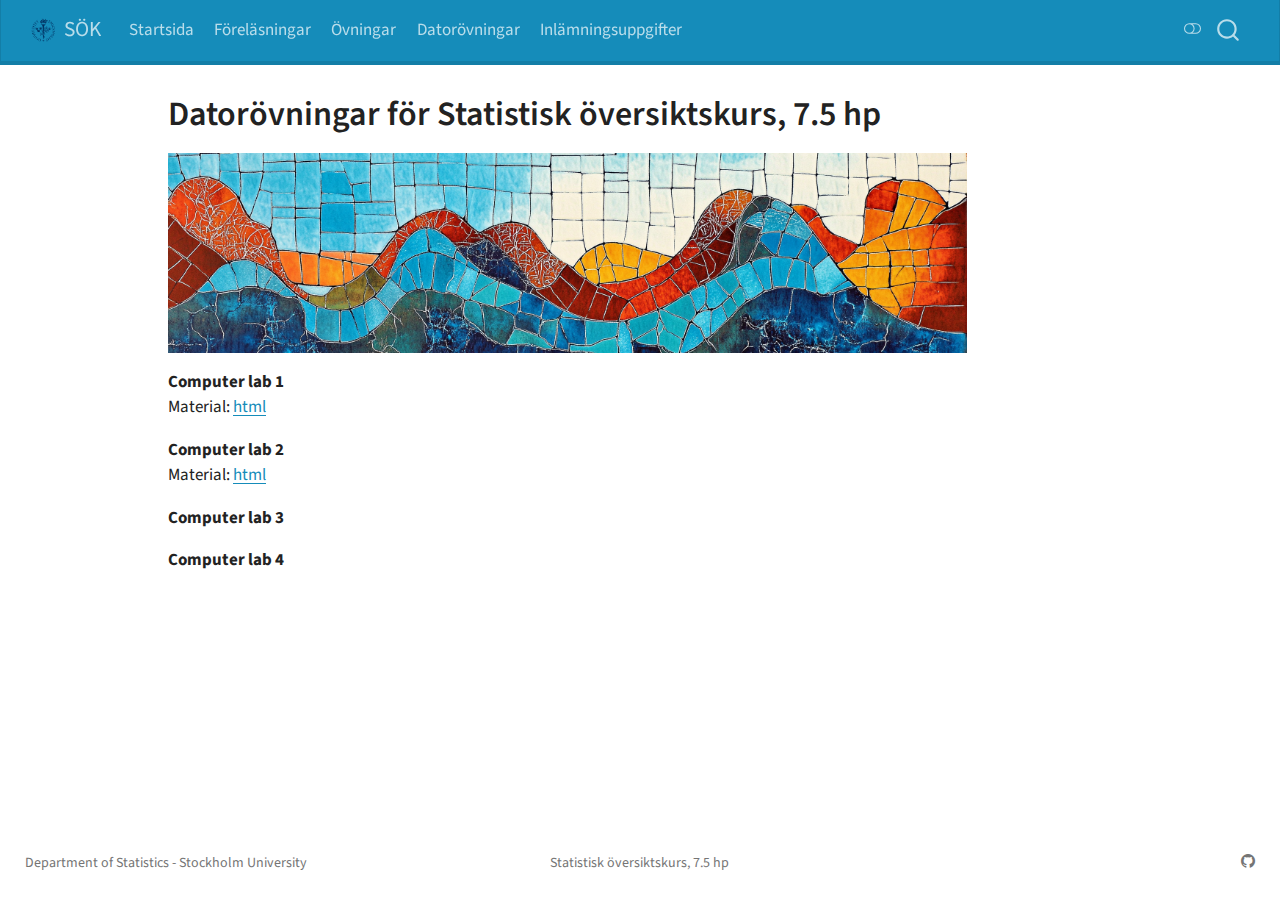
<file: docs/SOK/computerlabs.html>
<!DOCTYPE html>
<html xmlns="http://www.w3.org/1999/xhtml" lang="en" xml:lang="en"><head>

<meta charset="utf-8">
<meta name="generator" content="quarto-1.4.555">

<meta name="viewport" content="width=device-width, initial-scale=1.0, user-scalable=yes">


<title>SÖK - Datorövningar för Statistisk översiktskurs, 7.5 hp</title>
<style>
code{white-space: pre-wrap;}
span.smallcaps{font-variant: small-caps;}
div.columns{display: flex; gap: min(4vw, 1.5em);}
div.column{flex: auto; overflow-x: auto;}
div.hanging-indent{margin-left: 1.5em; text-indent: -1.5em;}
ul.task-list{list-style: none;}
ul.task-list li input[type="checkbox"] {
  width: 0.8em;
  margin: 0 0.8em 0.2em -1em; /* quarto-specific, see https://github.com/quarto-dev/quarto-cli/issues/4556 */ 
  vertical-align: middle;
}
</style>


<script src="../site_libs/quarto-nav/quarto-nav.js"></script>
<script src="../site_libs/quarto-nav/headroom.min.js"></script>
<script src="../site_libs/clipboard/clipboard.min.js"></script>
<script src="../site_libs/quarto-search/autocomplete.umd.js"></script>
<script src="../site_libs/quarto-search/fuse.min.js"></script>
<script src="../site_libs/quarto-search/quarto-search.js"></script>
<meta name="quarto:offset" content="../">
<link href="..//misc/favicons/favicon.ico" rel="icon">
<script src="../site_libs/quarto-html/quarto.js"></script>
<script src="../site_libs/quarto-html/popper.min.js"></script>
<script src="../site_libs/quarto-html/tippy.umd.min.js"></script>
<script src="../site_libs/quarto-html/anchor.min.js"></script>
<link href="../site_libs/quarto-html/tippy.css" rel="stylesheet">
<link href="../site_libs/quarto-html/quarto-syntax-highlighting.css" rel="stylesheet" class="quarto-color-scheme" id="quarto-text-highlighting-styles">
<link href="../site_libs/quarto-html/quarto-syntax-highlighting-dark.css" rel="prefetch" class="quarto-color-scheme quarto-color-alternate" id="quarto-text-highlighting-styles">
<script src="../site_libs/bootstrap/bootstrap.min.js"></script>
<link href="../site_libs/bootstrap/bootstrap-icons.css" rel="stylesheet">
<link href="../site_libs/bootstrap/bootstrap.min.css" rel="stylesheet" class="quarto-color-scheme" id="quarto-bootstrap" data-mode="light">
<link href="../site_libs/bootstrap/bootstrap-dark.min.css" rel="prefetch" class="quarto-color-scheme quarto-color-alternate" id="quarto-bootstrap" data-mode="dark">
<script id="quarto-search-options" type="application/json">{
  "location": "navbar",
  "copy-button": false,
  "collapse-after": 3,
  "panel-placement": "end",
  "type": "overlay",
  "limit": 50,
  "keyboard-shortcut": [
    "f",
    "/",
    "s"
  ],
  "show-item-context": false,
  "language": {
    "search-no-results-text": "No results",
    "search-matching-documents-text": "matching documents",
    "search-copy-link-title": "Copy link to search",
    "search-hide-matches-text": "Hide additional matches",
    "search-more-match-text": "more match in this document",
    "search-more-matches-text": "more matches in this document",
    "search-clear-button-title": "Clear",
    "search-text-placeholder": "",
    "search-detached-cancel-button-title": "Cancel",
    "search-submit-button-title": "Submit",
    "search-label": "Search"
  }
}</script>


<link rel="stylesheet" href="../styles.css">
</head>

<body class="nav-fixed">

<div id="quarto-search-results"></div>
  <header id="quarto-header" class="headroom fixed-top">
    <nav class="navbar navbar-expand-lg " data-bs-theme="dark">
      <div class="navbar-container container-fluid">
      <div class="navbar-brand-container mx-auto">
    <a href="../index.html" class="navbar-brand navbar-brand-logo">
    <img src="../misc/SU_logo_small.png" alt="" class="navbar-logo">
    </a>
    <a class="navbar-brand" href="../index.html">
    <span class="navbar-title">SÖK</span>
    </a>
  </div>
            <div id="quarto-search" class="" title="Search"></div>
          <button class="navbar-toggler" type="button" data-bs-toggle="collapse" data-bs-target="#navbarCollapse" aria-controls="navbarCollapse" aria-expanded="false" aria-label="Toggle navigation" onclick="if (window.quartoToggleHeadroom) { window.quartoToggleHeadroom(); }">
  <span class="navbar-toggler-icon"></span>
</button>
          <div class="collapse navbar-collapse" id="navbarCollapse">
            <ul class="navbar-nav navbar-nav-scroll me-auto">
  <li class="nav-item">
    <a class="nav-link" href="../index.html"> 
<span class="menu-text">Startsida</span></a>
  </li>  
  <li class="nav-item">
    <a class="nav-link" href="../lectures.html"> 
<span class="menu-text">Föreläsningar</span></a>
  </li>  
  <li class="nav-item">
    <a class="nav-link" href="../exercises.html"> 
<span class="menu-text">Övningar</span></a>
  </li>  
  <li class="nav-item">
    <a class="nav-link" href="../computerlabs.html"> 
<span class="menu-text">Datorövningar</span></a>
  </li>  
  <li class="nav-item">
    <a class="nav-link" href="../homeassignment.html"> 
<span class="menu-text">Inlämningsuppgifter</span></a>
  </li>  
</ul>
          </div> <!-- /navcollapse -->
          <div class="quarto-navbar-tools">
  <a href="" class="quarto-color-scheme-toggle quarto-navigation-tool  px-1" onclick="window.quartoToggleColorScheme(); return false;" title="Toggle dark mode"><i class="bi"></i></a>
</div>
      </div> <!-- /container-fluid -->
    </nav>
</header>
<!-- content -->
<div id="quarto-content" class="quarto-container page-columns page-rows-contents page-layout-article page-navbar">
<!-- sidebar -->
<!-- margin-sidebar -->
    <div id="quarto-margin-sidebar" class="sidebar margin-sidebar">
        
    </div>
<!-- main -->
<main class="content" id="quarto-document-content">

<header id="title-block-header" class="quarto-title-block default">
<div class="quarto-title">
<h1 class="title">Datorövningar för Statistisk översiktskurs, 7.5 hp</h1>
</div>



<div class="quarto-title-meta">

    
  
    
  </div>
  


</header>


<p><img src="misc/banner_image3.png" alt="AI generated banner image" class="center" width="100%"></p>
<p><strong>Computer lab 1 </strong><br>
Material: <a href="misc/larry.png">html</a></p>
<p><strong>Computer lab 2 </strong><br>
Material: <a href="misc/larry.png">html</a></p>
<p><strong>Computer lab 3 </strong><br>
</p>
<p><strong>Computer lab 4 </strong><br>
</p>



</main> <!-- /main -->
<script id="quarto-html-after-body" type="application/javascript">
window.document.addEventListener("DOMContentLoaded", function (event) {
  const toggleBodyColorMode = (bsSheetEl) => {
    const mode = bsSheetEl.getAttribute("data-mode");
    const bodyEl = window.document.querySelector("body");
    if (mode === "dark") {
      bodyEl.classList.add("quarto-dark");
      bodyEl.classList.remove("quarto-light");
    } else {
      bodyEl.classList.add("quarto-light");
      bodyEl.classList.remove("quarto-dark");
    }
  }
  const toggleBodyColorPrimary = () => {
    const bsSheetEl = window.document.querySelector("link#quarto-bootstrap");
    if (bsSheetEl) {
      toggleBodyColorMode(bsSheetEl);
    }
  }
  toggleBodyColorPrimary();  
  const disableStylesheet = (stylesheets) => {
    for (let i=0; i < stylesheets.length; i++) {
      const stylesheet = stylesheets[i];
      stylesheet.rel = 'prefetch';
    }
  }
  const enableStylesheet = (stylesheets) => {
    for (let i=0; i < stylesheets.length; i++) {
      const stylesheet = stylesheets[i];
      stylesheet.rel = 'stylesheet';
    }
  }
  const manageTransitions = (selector, allowTransitions) => {
    const els = window.document.querySelectorAll(selector);
    for (let i=0; i < els.length; i++) {
      const el = els[i];
      if (allowTransitions) {
        el.classList.remove('notransition');
      } else {
        el.classList.add('notransition');
      }
    }
  }
  const toggleGiscusIfUsed = (isAlternate, darkModeDefault) => {
    const baseTheme = document.querySelector('#giscus-base-theme')?.value ?? 'light';
    const alternateTheme = document.querySelector('#giscus-alt-theme')?.value ?? 'dark';
    let newTheme = '';
    if(darkModeDefault) {
      newTheme = isAlternate ? baseTheme : alternateTheme;
    } else {
      newTheme = isAlternate ? alternateTheme : baseTheme;
    }
    const changeGiscusTheme = () => {
      // From: https://github.com/giscus/giscus/issues/336
      const sendMessage = (message) => {
        const iframe = document.querySelector('iframe.giscus-frame');
        if (!iframe) return;
        iframe.contentWindow.postMessage({ giscus: message }, 'https://giscus.app');
      }
      sendMessage({
        setConfig: {
          theme: newTheme
        }
      });
    }
    const isGiscussLoaded = window.document.querySelector('iframe.giscus-frame') !== null;
    if (isGiscussLoaded) {
      changeGiscusTheme();
    }
  }
  const toggleColorMode = (alternate) => {
    // Switch the stylesheets
    const alternateStylesheets = window.document.querySelectorAll('link.quarto-color-scheme.quarto-color-alternate');
    manageTransitions('#quarto-margin-sidebar .nav-link', false);
    if (alternate) {
      enableStylesheet(alternateStylesheets);
      for (const sheetNode of alternateStylesheets) {
        if (sheetNode.id === "quarto-bootstrap") {
          toggleBodyColorMode(sheetNode);
        }
      }
    } else {
      disableStylesheet(alternateStylesheets);
      toggleBodyColorPrimary();
    }
    manageTransitions('#quarto-margin-sidebar .nav-link', true);
    // Switch the toggles
    const toggles = window.document.querySelectorAll('.quarto-color-scheme-toggle');
    for (let i=0; i < toggles.length; i++) {
      const toggle = toggles[i];
      if (toggle) {
        if (alternate) {
          toggle.classList.add("alternate");     
        } else {
          toggle.classList.remove("alternate");
        }
      }
    }
    // Hack to workaround the fact that safari doesn't
    // properly recolor the scrollbar when toggling (#1455)
    if (navigator.userAgent.indexOf('Safari') > 0 && navigator.userAgent.indexOf('Chrome') == -1) {
      manageTransitions("body", false);
      window.scrollTo(0, 1);
      setTimeout(() => {
        window.scrollTo(0, 0);
        manageTransitions("body", true);
      }, 40);  
    }
  }
  const isFileUrl = () => { 
    return window.location.protocol === 'file:';
  }
  const hasAlternateSentinel = () => {  
    let styleSentinel = getColorSchemeSentinel();
    if (styleSentinel !== null) {
      return styleSentinel === "alternate";
    } else {
      return false;
    }
  }
  const setStyleSentinel = (alternate) => {
    const value = alternate ? "alternate" : "default";
    if (!isFileUrl()) {
      window.localStorage.setItem("quarto-color-scheme", value);
    } else {
      localAlternateSentinel = value;
    }
  }
  const getColorSchemeSentinel = () => {
    if (!isFileUrl()) {
      const storageValue = window.localStorage.getItem("quarto-color-scheme");
      return storageValue != null ? storageValue : localAlternateSentinel;
    } else {
      return localAlternateSentinel;
    }
  }
  const darkModeDefault = false;
  let localAlternateSentinel = darkModeDefault ? 'alternate' : 'default';
  // Dark / light mode switch
  window.quartoToggleColorScheme = () => {
    // Read the current dark / light value 
    let toAlternate = !hasAlternateSentinel();
    toggleColorMode(toAlternate);
    setStyleSentinel(toAlternate);
    toggleGiscusIfUsed(toAlternate, darkModeDefault);
  };
  // Ensure there is a toggle, if there isn't float one in the top right
  if (window.document.querySelector('.quarto-color-scheme-toggle') === null) {
    const a = window.document.createElement('a');
    a.classList.add('top-right');
    a.classList.add('quarto-color-scheme-toggle');
    a.href = "";
    a.onclick = function() { try { window.quartoToggleColorScheme(); } catch {} return false; };
    const i = window.document.createElement("i");
    i.classList.add('bi');
    a.appendChild(i);
    window.document.body.appendChild(a);
  }
  // Switch to dark mode if need be
  if (hasAlternateSentinel()) {
    toggleColorMode(true);
  } else {
    toggleColorMode(false);
  }
  const icon = "";
  const anchorJS = new window.AnchorJS();
  anchorJS.options = {
    placement: 'right',
    icon: icon
  };
  anchorJS.add('.anchored');
  const isCodeAnnotation = (el) => {
    for (const clz of el.classList) {
      if (clz.startsWith('code-annotation-')) {                     
        return true;
      }
    }
    return false;
  }
  const clipboard = new window.ClipboardJS('.code-copy-button', {
    text: function(trigger) {
      const codeEl = trigger.previousElementSibling.cloneNode(true);
      for (const childEl of codeEl.children) {
        if (isCodeAnnotation(childEl)) {
          childEl.remove();
        }
      }
      return codeEl.innerText;
    }
  });
  clipboard.on('success', function(e) {
    // button target
    const button = e.trigger;
    // don't keep focus
    button.blur();
    // flash "checked"
    button.classList.add('code-copy-button-checked');
    var currentTitle = button.getAttribute("title");
    button.setAttribute("title", "Copied!");
    let tooltip;
    if (window.bootstrap) {
      button.setAttribute("data-bs-toggle", "tooltip");
      button.setAttribute("data-bs-placement", "left");
      button.setAttribute("data-bs-title", "Copied!");
      tooltip = new bootstrap.Tooltip(button, 
        { trigger: "manual", 
          customClass: "code-copy-button-tooltip",
          offset: [0, -8]});
      tooltip.show();    
    }
    setTimeout(function() {
      if (tooltip) {
        tooltip.hide();
        button.removeAttribute("data-bs-title");
        button.removeAttribute("data-bs-toggle");
        button.removeAttribute("data-bs-placement");
      }
      button.setAttribute("title", currentTitle);
      button.classList.remove('code-copy-button-checked');
    }, 1000);
    // clear code selection
    e.clearSelection();
  });
    var localhostRegex = new RegExp(/^(?:http|https):\/\/localhost\:?[0-9]*\//);
    var mailtoRegex = new RegExp(/^mailto:/);
      var filterRegex = new RegExp('/' + window.location.host + '/');
    var isInternal = (href) => {
        return filterRegex.test(href) || localhostRegex.test(href) || mailtoRegex.test(href);
    }
    // Inspect non-navigation links and adorn them if external
 	var links = window.document.querySelectorAll('a[href]:not(.nav-link):not(.navbar-brand):not(.toc-action):not(.sidebar-link):not(.sidebar-item-toggle):not(.pagination-link):not(.no-external):not([aria-hidden]):not(.dropdown-item):not(.quarto-navigation-tool)');
    for (var i=0; i<links.length; i++) {
      const link = links[i];
      if (!isInternal(link.href)) {
        // undo the damage that might have been done by quarto-nav.js in the case of
        // links that we want to consider external
        if (link.dataset.originalHref !== undefined) {
          link.href = link.dataset.originalHref;
        }
      }
    }
  function tippyHover(el, contentFn, onTriggerFn, onUntriggerFn) {
    const config = {
      allowHTML: true,
      maxWidth: 500,
      delay: 100,
      arrow: false,
      appendTo: function(el) {
          return el.parentElement;
      },
      interactive: true,
      interactiveBorder: 10,
      theme: 'quarto',
      placement: 'bottom-start',
    };
    if (contentFn) {
      config.content = contentFn;
    }
    if (onTriggerFn) {
      config.onTrigger = onTriggerFn;
    }
    if (onUntriggerFn) {
      config.onUntrigger = onUntriggerFn;
    }
    window.tippy(el, config); 
  }
  const noterefs = window.document.querySelectorAll('a[role="doc-noteref"]');
  for (var i=0; i<noterefs.length; i++) {
    const ref = noterefs[i];
    tippyHover(ref, function() {
      // use id or data attribute instead here
      let href = ref.getAttribute('data-footnote-href') || ref.getAttribute('href');
      try { href = new URL(href).hash; } catch {}
      const id = href.replace(/^#\/?/, "");
      const note = window.document.getElementById(id);
      if (note) {
        return note.innerHTML;
      } else {
        return "";
      }
    });
  }
  const xrefs = window.document.querySelectorAll('a.quarto-xref');
  const processXRef = (id, note) => {
    // Strip column container classes
    const stripColumnClz = (el) => {
      el.classList.remove("page-full", "page-columns");
      if (el.children) {
        for (const child of el.children) {
          stripColumnClz(child);
        }
      }
    }
    stripColumnClz(note)
    if (id === null || id.startsWith('sec-')) {
      // Special case sections, only their first couple elements
      const container = document.createElement("div");
      if (note.children && note.children.length > 2) {
        container.appendChild(note.children[0].cloneNode(true));
        for (let i = 1; i < note.children.length; i++) {
          const child = note.children[i];
          if (child.tagName === "P" && child.innerText === "") {
            continue;
          } else {
            container.appendChild(child.cloneNode(true));
            break;
          }
        }
        if (window.Quarto?.typesetMath) {
          window.Quarto.typesetMath(container);
        }
        return container.innerHTML
      } else {
        if (window.Quarto?.typesetMath) {
          window.Quarto.typesetMath(note);
        }
        return note.innerHTML;
      }
    } else {
      // Remove any anchor links if they are present
      const anchorLink = note.querySelector('a.anchorjs-link');
      if (anchorLink) {
        anchorLink.remove();
      }
      if (window.Quarto?.typesetMath) {
        window.Quarto.typesetMath(note);
      }
      // TODO in 1.5, we should make sure this works without a callout special case
      if (note.classList.contains("callout")) {
        return note.outerHTML;
      } else {
        return note.innerHTML;
      }
    }
  }
  for (var i=0; i<xrefs.length; i++) {
    const xref = xrefs[i];
    tippyHover(xref, undefined, function(instance) {
      instance.disable();
      let url = xref.getAttribute('href');
      let hash = undefined; 
      if (url.startsWith('#')) {
        hash = url;
      } else {
        try { hash = new URL(url).hash; } catch {}
      }
      if (hash) {
        const id = hash.replace(/^#\/?/, "");
        const note = window.document.getElementById(id);
        if (note !== null) {
          try {
            const html = processXRef(id, note.cloneNode(true));
            instance.setContent(html);
          } finally {
            instance.enable();
            instance.show();
          }
        } else {
          // See if we can fetch this
          fetch(url.split('#')[0])
          .then(res => res.text())
          .then(html => {
            const parser = new DOMParser();
            const htmlDoc = parser.parseFromString(html, "text/html");
            const note = htmlDoc.getElementById(id);
            if (note !== null) {
              const html = processXRef(id, note);
              instance.setContent(html);
            } 
          }).finally(() => {
            instance.enable();
            instance.show();
          });
        }
      } else {
        // See if we can fetch a full url (with no hash to target)
        // This is a special case and we should probably do some content thinning / targeting
        fetch(url)
        .then(res => res.text())
        .then(html => {
          const parser = new DOMParser();
          const htmlDoc = parser.parseFromString(html, "text/html");
          const note = htmlDoc.querySelector('main.content');
          if (note !== null) {
            // This should only happen for chapter cross references
            // (since there is no id in the URL)
            // remove the first header
            if (note.children.length > 0 && note.children[0].tagName === "HEADER") {
              note.children[0].remove();
            }
            const html = processXRef(null, note);
            instance.setContent(html);
          } 
        }).finally(() => {
          instance.enable();
          instance.show();
        });
      }
    }, function(instance) {
    });
  }
      let selectedAnnoteEl;
      const selectorForAnnotation = ( cell, annotation) => {
        let cellAttr = 'data-code-cell="' + cell + '"';
        let lineAttr = 'data-code-annotation="' +  annotation + '"';
        const selector = 'span[' + cellAttr + '][' + lineAttr + ']';
        return selector;
      }
      const selectCodeLines = (annoteEl) => {
        const doc = window.document;
        const targetCell = annoteEl.getAttribute("data-target-cell");
        const targetAnnotation = annoteEl.getAttribute("data-target-annotation");
        const annoteSpan = window.document.querySelector(selectorForAnnotation(targetCell, targetAnnotation));
        const lines = annoteSpan.getAttribute("data-code-lines").split(",");
        const lineIds = lines.map((line) => {
          return targetCell + "-" + line;
        })
        let top = null;
        let height = null;
        let parent = null;
        if (lineIds.length > 0) {
            //compute the position of the single el (top and bottom and make a div)
            const el = window.document.getElementById(lineIds[0]);
            top = el.offsetTop;
            height = el.offsetHeight;
            parent = el.parentElement.parentElement;
          if (lineIds.length > 1) {
            const lastEl = window.document.getElementById(lineIds[lineIds.length - 1]);
            const bottom = lastEl.offsetTop + lastEl.offsetHeight;
            height = bottom - top;
          }
          if (top !== null && height !== null && parent !== null) {
            // cook up a div (if necessary) and position it 
            let div = window.document.getElementById("code-annotation-line-highlight");
            if (div === null) {
              div = window.document.createElement("div");
              div.setAttribute("id", "code-annotation-line-highlight");
              div.style.position = 'absolute';
              parent.appendChild(div);
            }
            div.style.top = top - 2 + "px";
            div.style.height = height + 4 + "px";
            div.style.left = 0;
            let gutterDiv = window.document.getElementById("code-annotation-line-highlight-gutter");
            if (gutterDiv === null) {
              gutterDiv = window.document.createElement("div");
              gutterDiv.setAttribute("id", "code-annotation-line-highlight-gutter");
              gutterDiv.style.position = 'absolute';
              const codeCell = window.document.getElementById(targetCell);
              const gutter = codeCell.querySelector('.code-annotation-gutter');
              gutter.appendChild(gutterDiv);
            }
            gutterDiv.style.top = top - 2 + "px";
            gutterDiv.style.height = height + 4 + "px";
          }
          selectedAnnoteEl = annoteEl;
        }
      };
      const unselectCodeLines = () => {
        const elementsIds = ["code-annotation-line-highlight", "code-annotation-line-highlight-gutter"];
        elementsIds.forEach((elId) => {
          const div = window.document.getElementById(elId);
          if (div) {
            div.remove();
          }
        });
        selectedAnnoteEl = undefined;
      };
        // Handle positioning of the toggle
    window.addEventListener(
      "resize",
      throttle(() => {
        elRect = undefined;
        if (selectedAnnoteEl) {
          selectCodeLines(selectedAnnoteEl);
        }
      }, 10)
    );
    function throttle(fn, ms) {
    let throttle = false;
    let timer;
      return (...args) => {
        if(!throttle) { // first call gets through
            fn.apply(this, args);
            throttle = true;
        } else { // all the others get throttled
            if(timer) clearTimeout(timer); // cancel #2
            timer = setTimeout(() => {
              fn.apply(this, args);
              timer = throttle = false;
            }, ms);
        }
      };
    }
      // Attach click handler to the DT
      const annoteDls = window.document.querySelectorAll('dt[data-target-cell]');
      for (const annoteDlNode of annoteDls) {
        annoteDlNode.addEventListener('click', (event) => {
          const clickedEl = event.target;
          if (clickedEl !== selectedAnnoteEl) {
            unselectCodeLines();
            const activeEl = window.document.querySelector('dt[data-target-cell].code-annotation-active');
            if (activeEl) {
              activeEl.classList.remove('code-annotation-active');
            }
            selectCodeLines(clickedEl);
            clickedEl.classList.add('code-annotation-active');
          } else {
            // Unselect the line
            unselectCodeLines();
            clickedEl.classList.remove('code-annotation-active');
          }
        });
      }
  const findCites = (el) => {
    const parentEl = el.parentElement;
    if (parentEl) {
      const cites = parentEl.dataset.cites;
      if (cites) {
        return {
          el,
          cites: cites.split(' ')
        };
      } else {
        return findCites(el.parentElement)
      }
    } else {
      return undefined;
    }
  };
  var bibliorefs = window.document.querySelectorAll('a[role="doc-biblioref"]');
  for (var i=0; i<bibliorefs.length; i++) {
    const ref = bibliorefs[i];
    const citeInfo = findCites(ref);
    if (citeInfo) {
      tippyHover(citeInfo.el, function() {
        var popup = window.document.createElement('div');
        citeInfo.cites.forEach(function(cite) {
          var citeDiv = window.document.createElement('div');
          citeDiv.classList.add('hanging-indent');
          citeDiv.classList.add('csl-entry');
          var biblioDiv = window.document.getElementById('ref-' + cite);
          if (biblioDiv) {
            citeDiv.innerHTML = biblioDiv.innerHTML;
          }
          popup.appendChild(citeDiv);
        });
        return popup.innerHTML;
      });
    }
  }
});
</script>
</div> <!-- /content -->
<footer class="footer">
  <div class="nav-footer">
    <div class="nav-footer-left">
      <ul class="footer-items list-unstyled">
    <li class="nav-item">
    <a class="nav-link" href="https://www.su.se/statistiska-institutionen/">
<p>Department of Statistics - Stockholm University</p>
</a>
  </li>  
</ul>
    </div>   
    <div class="nav-footer-center">
      <ul class="footer-items list-unstyled">
    <li class="nav-item">
 Statistisk översiktskurs, 7.5 hp
  </li>  
</ul>
    </div>
    <div class="nav-footer-right">
      <ul class="footer-items list-unstyled">
    <li class="nav-item compact">
    <a class="nav-link" href="https://github.com/StatisticsSU/SOK">
      <i class="bi bi-github" role="img" aria-label="Quarto GitHub">
</i> 
    </a>
  </li>  
</ul>
    </div>
  </div>
</footer>




</body></html>
</file>
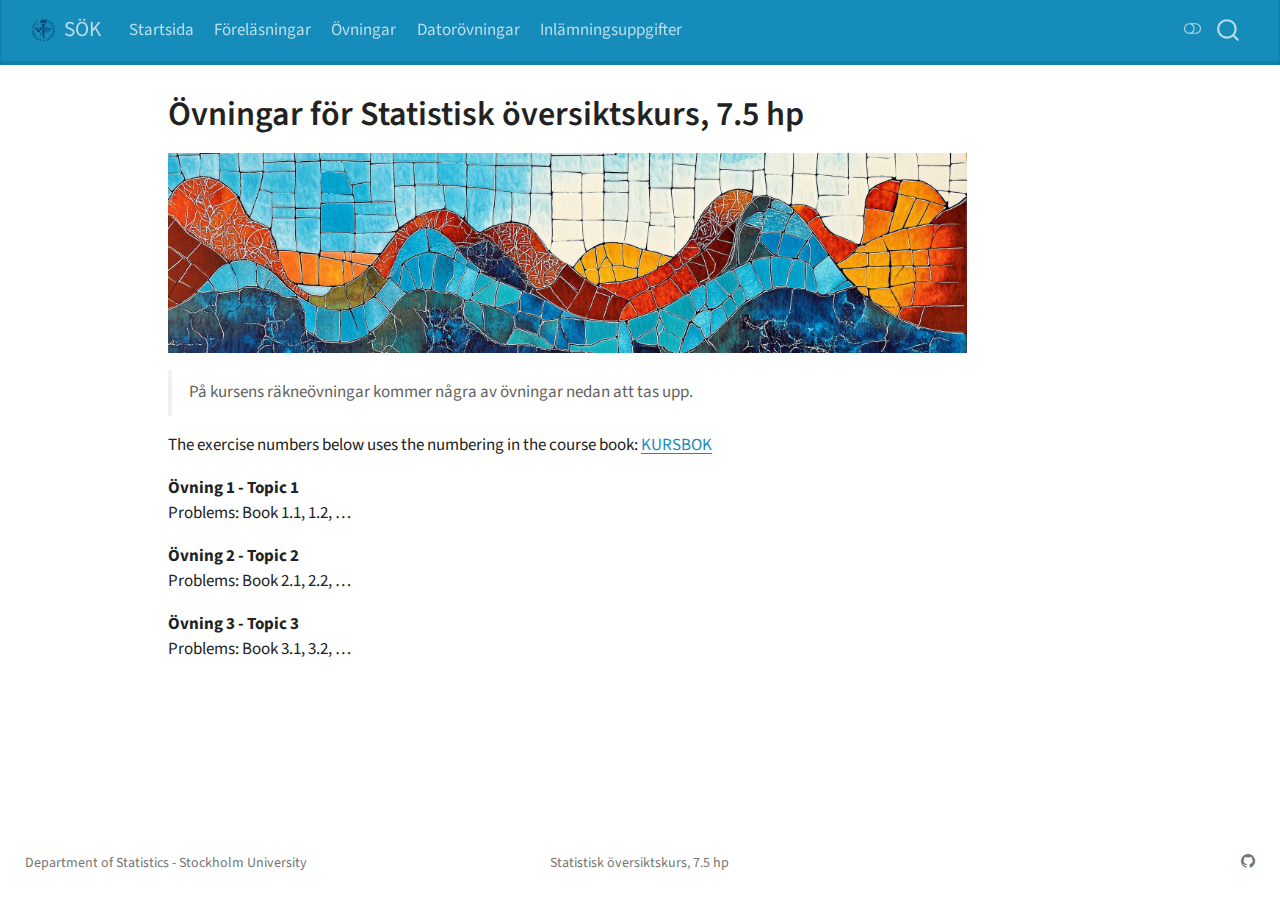
<file: docs/SOK/exercises.html>
<!DOCTYPE html>
<html xmlns="http://www.w3.org/1999/xhtml" lang="en" xml:lang="en"><head>

<meta charset="utf-8">
<meta name="generator" content="quarto-1.4.555">

<meta name="viewport" content="width=device-width, initial-scale=1.0, user-scalable=yes">


<title>SÖK - Övningar för Statistisk översiktskurs, 7.5 hp</title>
<style>
code{white-space: pre-wrap;}
span.smallcaps{font-variant: small-caps;}
div.columns{display: flex; gap: min(4vw, 1.5em);}
div.column{flex: auto; overflow-x: auto;}
div.hanging-indent{margin-left: 1.5em; text-indent: -1.5em;}
ul.task-list{list-style: none;}
ul.task-list li input[type="checkbox"] {
  width: 0.8em;
  margin: 0 0.8em 0.2em -1em; /* quarto-specific, see https://github.com/quarto-dev/quarto-cli/issues/4556 */ 
  vertical-align: middle;
}
</style>


<script src="../site_libs/quarto-nav/quarto-nav.js"></script>
<script src="../site_libs/quarto-nav/headroom.min.js"></script>
<script src="../site_libs/clipboard/clipboard.min.js"></script>
<script src="../site_libs/quarto-search/autocomplete.umd.js"></script>
<script src="../site_libs/quarto-search/fuse.min.js"></script>
<script src="../site_libs/quarto-search/quarto-search.js"></script>
<meta name="quarto:offset" content="../">
<link href="..//misc/favicons/favicon.ico" rel="icon">
<script src="../site_libs/quarto-html/quarto.js"></script>
<script src="../site_libs/quarto-html/popper.min.js"></script>
<script src="../site_libs/quarto-html/tippy.umd.min.js"></script>
<script src="../site_libs/quarto-html/anchor.min.js"></script>
<link href="../site_libs/quarto-html/tippy.css" rel="stylesheet">
<link href="../site_libs/quarto-html/quarto-syntax-highlighting.css" rel="stylesheet" class="quarto-color-scheme" id="quarto-text-highlighting-styles">
<link href="../site_libs/quarto-html/quarto-syntax-highlighting-dark.css" rel="prefetch" class="quarto-color-scheme quarto-color-alternate" id="quarto-text-highlighting-styles">
<script src="../site_libs/bootstrap/bootstrap.min.js"></script>
<link href="../site_libs/bootstrap/bootstrap-icons.css" rel="stylesheet">
<link href="../site_libs/bootstrap/bootstrap.min.css" rel="stylesheet" class="quarto-color-scheme" id="quarto-bootstrap" data-mode="light">
<link href="../site_libs/bootstrap/bootstrap-dark.min.css" rel="prefetch" class="quarto-color-scheme quarto-color-alternate" id="quarto-bootstrap" data-mode="dark">
<script id="quarto-search-options" type="application/json">{
  "location": "navbar",
  "copy-button": false,
  "collapse-after": 3,
  "panel-placement": "end",
  "type": "overlay",
  "limit": 50,
  "keyboard-shortcut": [
    "f",
    "/",
    "s"
  ],
  "show-item-context": false,
  "language": {
    "search-no-results-text": "No results",
    "search-matching-documents-text": "matching documents",
    "search-copy-link-title": "Copy link to search",
    "search-hide-matches-text": "Hide additional matches",
    "search-more-match-text": "more match in this document",
    "search-more-matches-text": "more matches in this document",
    "search-clear-button-title": "Clear",
    "search-text-placeholder": "",
    "search-detached-cancel-button-title": "Cancel",
    "search-submit-button-title": "Submit",
    "search-label": "Search"
  }
}</script>


<link rel="stylesheet" href="../styles.css">
</head>

<body class="nav-fixed">

<div id="quarto-search-results"></div>
  <header id="quarto-header" class="headroom fixed-top">
    <nav class="navbar navbar-expand-lg " data-bs-theme="dark">
      <div class="navbar-container container-fluid">
      <div class="navbar-brand-container mx-auto">
    <a href="../index.html" class="navbar-brand navbar-brand-logo">
    <img src="../misc/SU_logo_small.png" alt="" class="navbar-logo">
    </a>
    <a class="navbar-brand" href="../index.html">
    <span class="navbar-title">SÖK</span>
    </a>
  </div>
            <div id="quarto-search" class="" title="Search"></div>
          <button class="navbar-toggler" type="button" data-bs-toggle="collapse" data-bs-target="#navbarCollapse" aria-controls="navbarCollapse" aria-expanded="false" aria-label="Toggle navigation" onclick="if (window.quartoToggleHeadroom) { window.quartoToggleHeadroom(); }">
  <span class="navbar-toggler-icon"></span>
</button>
          <div class="collapse navbar-collapse" id="navbarCollapse">
            <ul class="navbar-nav navbar-nav-scroll me-auto">
  <li class="nav-item">
    <a class="nav-link" href="../index.html"> 
<span class="menu-text">Startsida</span></a>
  </li>  
  <li class="nav-item">
    <a class="nav-link" href="../lectures.html"> 
<span class="menu-text">Föreläsningar</span></a>
  </li>  
  <li class="nav-item">
    <a class="nav-link" href="../exercises.html"> 
<span class="menu-text">Övningar</span></a>
  </li>  
  <li class="nav-item">
    <a class="nav-link" href="../computerlabs.html"> 
<span class="menu-text">Datorövningar</span></a>
  </li>  
  <li class="nav-item">
    <a class="nav-link" href="../homeassignment.html"> 
<span class="menu-text">Inlämningsuppgifter</span></a>
  </li>  
</ul>
          </div> <!-- /navcollapse -->
          <div class="quarto-navbar-tools">
  <a href="" class="quarto-color-scheme-toggle quarto-navigation-tool  px-1" onclick="window.quartoToggleColorScheme(); return false;" title="Toggle dark mode"><i class="bi"></i></a>
</div>
      </div> <!-- /container-fluid -->
    </nav>
</header>
<!-- content -->
<div id="quarto-content" class="quarto-container page-columns page-rows-contents page-layout-article page-navbar">
<!-- sidebar -->
<!-- margin-sidebar -->
    <div id="quarto-margin-sidebar" class="sidebar margin-sidebar">
        
    </div>
<!-- main -->
<main class="content" id="quarto-document-content">

<header id="title-block-header" class="quarto-title-block default">
<div class="quarto-title">
<h1 class="title">Övningar för Statistisk översiktskurs, 7.5 hp</h1>
</div>



<div class="quarto-title-meta">

    
  
    
  </div>
  


</header>


<p><img src="misc/banner_image2.png" alt="AI generated banner image" class="center" width="100%"></p>
<blockquote class="blockquote">
<p>På kursens räkneövningar kommer några av övningar nedan att tas upp.</p>
</blockquote>
<p>The exercise numbers below uses the numbering in the course book: <a href="misc/larry.png">KURSBOK</a></p>
<p><strong>Övning 1 - Topic 1</strong><br>
Problems: Book 1.1, 1.2, …</p>
<p><strong>Övning 2 - Topic 2</strong><br>
Problems: Book 2.1, 2.2, …</p>
<p><strong>Övning 3 - Topic 3</strong><br>
Problems: Book 3.1, 3.2, …</p>



</main> <!-- /main -->
<script id="quarto-html-after-body" type="application/javascript">
window.document.addEventListener("DOMContentLoaded", function (event) {
  const toggleBodyColorMode = (bsSheetEl) => {
    const mode = bsSheetEl.getAttribute("data-mode");
    const bodyEl = window.document.querySelector("body");
    if (mode === "dark") {
      bodyEl.classList.add("quarto-dark");
      bodyEl.classList.remove("quarto-light");
    } else {
      bodyEl.classList.add("quarto-light");
      bodyEl.classList.remove("quarto-dark");
    }
  }
  const toggleBodyColorPrimary = () => {
    const bsSheetEl = window.document.querySelector("link#quarto-bootstrap");
    if (bsSheetEl) {
      toggleBodyColorMode(bsSheetEl);
    }
  }
  toggleBodyColorPrimary();  
  const disableStylesheet = (stylesheets) => {
    for (let i=0; i < stylesheets.length; i++) {
      const stylesheet = stylesheets[i];
      stylesheet.rel = 'prefetch';
    }
  }
  const enableStylesheet = (stylesheets) => {
    for (let i=0; i < stylesheets.length; i++) {
      const stylesheet = stylesheets[i];
      stylesheet.rel = 'stylesheet';
    }
  }
  const manageTransitions = (selector, allowTransitions) => {
    const els = window.document.querySelectorAll(selector);
    for (let i=0; i < els.length; i++) {
      const el = els[i];
      if (allowTransitions) {
        el.classList.remove('notransition');
      } else {
        el.classList.add('notransition');
      }
    }
  }
  const toggleGiscusIfUsed = (isAlternate, darkModeDefault) => {
    const baseTheme = document.querySelector('#giscus-base-theme')?.value ?? 'light';
    const alternateTheme = document.querySelector('#giscus-alt-theme')?.value ?? 'dark';
    let newTheme = '';
    if(darkModeDefault) {
      newTheme = isAlternate ? baseTheme : alternateTheme;
    } else {
      newTheme = isAlternate ? alternateTheme : baseTheme;
    }
    const changeGiscusTheme = () => {
      // From: https://github.com/giscus/giscus/issues/336
      const sendMessage = (message) => {
        const iframe = document.querySelector('iframe.giscus-frame');
        if (!iframe) return;
        iframe.contentWindow.postMessage({ giscus: message }, 'https://giscus.app');
      }
      sendMessage({
        setConfig: {
          theme: newTheme
        }
      });
    }
    const isGiscussLoaded = window.document.querySelector('iframe.giscus-frame') !== null;
    if (isGiscussLoaded) {
      changeGiscusTheme();
    }
  }
  const toggleColorMode = (alternate) => {
    // Switch the stylesheets
    const alternateStylesheets = window.document.querySelectorAll('link.quarto-color-scheme.quarto-color-alternate');
    manageTransitions('#quarto-margin-sidebar .nav-link', false);
    if (alternate) {
      enableStylesheet(alternateStylesheets);
      for (const sheetNode of alternateStylesheets) {
        if (sheetNode.id === "quarto-bootstrap") {
          toggleBodyColorMode(sheetNode);
        }
      }
    } else {
      disableStylesheet(alternateStylesheets);
      toggleBodyColorPrimary();
    }
    manageTransitions('#quarto-margin-sidebar .nav-link', true);
    // Switch the toggles
    const toggles = window.document.querySelectorAll('.quarto-color-scheme-toggle');
    for (let i=0; i < toggles.length; i++) {
      const toggle = toggles[i];
      if (toggle) {
        if (alternate) {
          toggle.classList.add("alternate");     
        } else {
          toggle.classList.remove("alternate");
        }
      }
    }
    // Hack to workaround the fact that safari doesn't
    // properly recolor the scrollbar when toggling (#1455)
    if (navigator.userAgent.indexOf('Safari') > 0 && navigator.userAgent.indexOf('Chrome') == -1) {
      manageTransitions("body", false);
      window.scrollTo(0, 1);
      setTimeout(() => {
        window.scrollTo(0, 0);
        manageTransitions("body", true);
      }, 40);  
    }
  }
  const isFileUrl = () => { 
    return window.location.protocol === 'file:';
  }
  const hasAlternateSentinel = () => {  
    let styleSentinel = getColorSchemeSentinel();
    if (styleSentinel !== null) {
      return styleSentinel === "alternate";
    } else {
      return false;
    }
  }
  const setStyleSentinel = (alternate) => {
    const value = alternate ? "alternate" : "default";
    if (!isFileUrl()) {
      window.localStorage.setItem("quarto-color-scheme", value);
    } else {
      localAlternateSentinel = value;
    }
  }
  const getColorSchemeSentinel = () => {
    if (!isFileUrl()) {
      const storageValue = window.localStorage.getItem("quarto-color-scheme");
      return storageValue != null ? storageValue : localAlternateSentinel;
    } else {
      return localAlternateSentinel;
    }
  }
  const darkModeDefault = false;
  let localAlternateSentinel = darkModeDefault ? 'alternate' : 'default';
  // Dark / light mode switch
  window.quartoToggleColorScheme = () => {
    // Read the current dark / light value 
    let toAlternate = !hasAlternateSentinel();
    toggleColorMode(toAlternate);
    setStyleSentinel(toAlternate);
    toggleGiscusIfUsed(toAlternate, darkModeDefault);
  };
  // Ensure there is a toggle, if there isn't float one in the top right
  if (window.document.querySelector('.quarto-color-scheme-toggle') === null) {
    const a = window.document.createElement('a');
    a.classList.add('top-right');
    a.classList.add('quarto-color-scheme-toggle');
    a.href = "";
    a.onclick = function() { try { window.quartoToggleColorScheme(); } catch {} return false; };
    const i = window.document.createElement("i");
    i.classList.add('bi');
    a.appendChild(i);
    window.document.body.appendChild(a);
  }
  // Switch to dark mode if need be
  if (hasAlternateSentinel()) {
    toggleColorMode(true);
  } else {
    toggleColorMode(false);
  }
  const icon = "";
  const anchorJS = new window.AnchorJS();
  anchorJS.options = {
    placement: 'right',
    icon: icon
  };
  anchorJS.add('.anchored');
  const isCodeAnnotation = (el) => {
    for (const clz of el.classList) {
      if (clz.startsWith('code-annotation-')) {                     
        return true;
      }
    }
    return false;
  }
  const clipboard = new window.ClipboardJS('.code-copy-button', {
    text: function(trigger) {
      const codeEl = trigger.previousElementSibling.cloneNode(true);
      for (const childEl of codeEl.children) {
        if (isCodeAnnotation(childEl)) {
          childEl.remove();
        }
      }
      return codeEl.innerText;
    }
  });
  clipboard.on('success', function(e) {
    // button target
    const button = e.trigger;
    // don't keep focus
    button.blur();
    // flash "checked"
    button.classList.add('code-copy-button-checked');
    var currentTitle = button.getAttribute("title");
    button.setAttribute("title", "Copied!");
    let tooltip;
    if (window.bootstrap) {
      button.setAttribute("data-bs-toggle", "tooltip");
      button.setAttribute("data-bs-placement", "left");
      button.setAttribute("data-bs-title", "Copied!");
      tooltip = new bootstrap.Tooltip(button, 
        { trigger: "manual", 
          customClass: "code-copy-button-tooltip",
          offset: [0, -8]});
      tooltip.show();    
    }
    setTimeout(function() {
      if (tooltip) {
        tooltip.hide();
        button.removeAttribute("data-bs-title");
        button.removeAttribute("data-bs-toggle");
        button.removeAttribute("data-bs-placement");
      }
      button.setAttribute("title", currentTitle);
      button.classList.remove('code-copy-button-checked');
    }, 1000);
    // clear code selection
    e.clearSelection();
  });
    var localhostRegex = new RegExp(/^(?:http|https):\/\/localhost\:?[0-9]*\//);
    var mailtoRegex = new RegExp(/^mailto:/);
      var filterRegex = new RegExp('/' + window.location.host + '/');
    var isInternal = (href) => {
        return filterRegex.test(href) || localhostRegex.test(href) || mailtoRegex.test(href);
    }
    // Inspect non-navigation links and adorn them if external
 	var links = window.document.querySelectorAll('a[href]:not(.nav-link):not(.navbar-brand):not(.toc-action):not(.sidebar-link):not(.sidebar-item-toggle):not(.pagination-link):not(.no-external):not([aria-hidden]):not(.dropdown-item):not(.quarto-navigation-tool)');
    for (var i=0; i<links.length; i++) {
      const link = links[i];
      if (!isInternal(link.href)) {
        // undo the damage that might have been done by quarto-nav.js in the case of
        // links that we want to consider external
        if (link.dataset.originalHref !== undefined) {
          link.href = link.dataset.originalHref;
        }
      }
    }
  function tippyHover(el, contentFn, onTriggerFn, onUntriggerFn) {
    const config = {
      allowHTML: true,
      maxWidth: 500,
      delay: 100,
      arrow: false,
      appendTo: function(el) {
          return el.parentElement;
      },
      interactive: true,
      interactiveBorder: 10,
      theme: 'quarto',
      placement: 'bottom-start',
    };
    if (contentFn) {
      config.content = contentFn;
    }
    if (onTriggerFn) {
      config.onTrigger = onTriggerFn;
    }
    if (onUntriggerFn) {
      config.onUntrigger = onUntriggerFn;
    }
    window.tippy(el, config); 
  }
  const noterefs = window.document.querySelectorAll('a[role="doc-noteref"]');
  for (var i=0; i<noterefs.length; i++) {
    const ref = noterefs[i];
    tippyHover(ref, function() {
      // use id or data attribute instead here
      let href = ref.getAttribute('data-footnote-href') || ref.getAttribute('href');
      try { href = new URL(href).hash; } catch {}
      const id = href.replace(/^#\/?/, "");
      const note = window.document.getElementById(id);
      if (note) {
        return note.innerHTML;
      } else {
        return "";
      }
    });
  }
  const xrefs = window.document.querySelectorAll('a.quarto-xref');
  const processXRef = (id, note) => {
    // Strip column container classes
    const stripColumnClz = (el) => {
      el.classList.remove("page-full", "page-columns");
      if (el.children) {
        for (const child of el.children) {
          stripColumnClz(child);
        }
      }
    }
    stripColumnClz(note)
    if (id === null || id.startsWith('sec-')) {
      // Special case sections, only their first couple elements
      const container = document.createElement("div");
      if (note.children && note.children.length > 2) {
        container.appendChild(note.children[0].cloneNode(true));
        for (let i = 1; i < note.children.length; i++) {
          const child = note.children[i];
          if (child.tagName === "P" && child.innerText === "") {
            continue;
          } else {
            container.appendChild(child.cloneNode(true));
            break;
          }
        }
        if (window.Quarto?.typesetMath) {
          window.Quarto.typesetMath(container);
        }
        return container.innerHTML
      } else {
        if (window.Quarto?.typesetMath) {
          window.Quarto.typesetMath(note);
        }
        return note.innerHTML;
      }
    } else {
      // Remove any anchor links if they are present
      const anchorLink = note.querySelector('a.anchorjs-link');
      if (anchorLink) {
        anchorLink.remove();
      }
      if (window.Quarto?.typesetMath) {
        window.Quarto.typesetMath(note);
      }
      // TODO in 1.5, we should make sure this works without a callout special case
      if (note.classList.contains("callout")) {
        return note.outerHTML;
      } else {
        return note.innerHTML;
      }
    }
  }
  for (var i=0; i<xrefs.length; i++) {
    const xref = xrefs[i];
    tippyHover(xref, undefined, function(instance) {
      instance.disable();
      let url = xref.getAttribute('href');
      let hash = undefined; 
      if (url.startsWith('#')) {
        hash = url;
      } else {
        try { hash = new URL(url).hash; } catch {}
      }
      if (hash) {
        const id = hash.replace(/^#\/?/, "");
        const note = window.document.getElementById(id);
        if (note !== null) {
          try {
            const html = processXRef(id, note.cloneNode(true));
            instance.setContent(html);
          } finally {
            instance.enable();
            instance.show();
          }
        } else {
          // See if we can fetch this
          fetch(url.split('#')[0])
          .then(res => res.text())
          .then(html => {
            const parser = new DOMParser();
            const htmlDoc = parser.parseFromString(html, "text/html");
            const note = htmlDoc.getElementById(id);
            if (note !== null) {
              const html = processXRef(id, note);
              instance.setContent(html);
            } 
          }).finally(() => {
            instance.enable();
            instance.show();
          });
        }
      } else {
        // See if we can fetch a full url (with no hash to target)
        // This is a special case and we should probably do some content thinning / targeting
        fetch(url)
        .then(res => res.text())
        .then(html => {
          const parser = new DOMParser();
          const htmlDoc = parser.parseFromString(html, "text/html");
          const note = htmlDoc.querySelector('main.content');
          if (note !== null) {
            // This should only happen for chapter cross references
            // (since there is no id in the URL)
            // remove the first header
            if (note.children.length > 0 && note.children[0].tagName === "HEADER") {
              note.children[0].remove();
            }
            const html = processXRef(null, note);
            instance.setContent(html);
          } 
        }).finally(() => {
          instance.enable();
          instance.show();
        });
      }
    }, function(instance) {
    });
  }
      let selectedAnnoteEl;
      const selectorForAnnotation = ( cell, annotation) => {
        let cellAttr = 'data-code-cell="' + cell + '"';
        let lineAttr = 'data-code-annotation="' +  annotation + '"';
        const selector = 'span[' + cellAttr + '][' + lineAttr + ']';
        return selector;
      }
      const selectCodeLines = (annoteEl) => {
        const doc = window.document;
        const targetCell = annoteEl.getAttribute("data-target-cell");
        const targetAnnotation = annoteEl.getAttribute("data-target-annotation");
        const annoteSpan = window.document.querySelector(selectorForAnnotation(targetCell, targetAnnotation));
        const lines = annoteSpan.getAttribute("data-code-lines").split(",");
        const lineIds = lines.map((line) => {
          return targetCell + "-" + line;
        })
        let top = null;
        let height = null;
        let parent = null;
        if (lineIds.length > 0) {
            //compute the position of the single el (top and bottom and make a div)
            const el = window.document.getElementById(lineIds[0]);
            top = el.offsetTop;
            height = el.offsetHeight;
            parent = el.parentElement.parentElement;
          if (lineIds.length > 1) {
            const lastEl = window.document.getElementById(lineIds[lineIds.length - 1]);
            const bottom = lastEl.offsetTop + lastEl.offsetHeight;
            height = bottom - top;
          }
          if (top !== null && height !== null && parent !== null) {
            // cook up a div (if necessary) and position it 
            let div = window.document.getElementById("code-annotation-line-highlight");
            if (div === null) {
              div = window.document.createElement("div");
              div.setAttribute("id", "code-annotation-line-highlight");
              div.style.position = 'absolute';
              parent.appendChild(div);
            }
            div.style.top = top - 2 + "px";
            div.style.height = height + 4 + "px";
            div.style.left = 0;
            let gutterDiv = window.document.getElementById("code-annotation-line-highlight-gutter");
            if (gutterDiv === null) {
              gutterDiv = window.document.createElement("div");
              gutterDiv.setAttribute("id", "code-annotation-line-highlight-gutter");
              gutterDiv.style.position = 'absolute';
              const codeCell = window.document.getElementById(targetCell);
              const gutter = codeCell.querySelector('.code-annotation-gutter');
              gutter.appendChild(gutterDiv);
            }
            gutterDiv.style.top = top - 2 + "px";
            gutterDiv.style.height = height + 4 + "px";
          }
          selectedAnnoteEl = annoteEl;
        }
      };
      const unselectCodeLines = () => {
        const elementsIds = ["code-annotation-line-highlight", "code-annotation-line-highlight-gutter"];
        elementsIds.forEach((elId) => {
          const div = window.document.getElementById(elId);
          if (div) {
            div.remove();
          }
        });
        selectedAnnoteEl = undefined;
      };
        // Handle positioning of the toggle
    window.addEventListener(
      "resize",
      throttle(() => {
        elRect = undefined;
        if (selectedAnnoteEl) {
          selectCodeLines(selectedAnnoteEl);
        }
      }, 10)
    );
    function throttle(fn, ms) {
    let throttle = false;
    let timer;
      return (...args) => {
        if(!throttle) { // first call gets through
            fn.apply(this, args);
            throttle = true;
        } else { // all the others get throttled
            if(timer) clearTimeout(timer); // cancel #2
            timer = setTimeout(() => {
              fn.apply(this, args);
              timer = throttle = false;
            }, ms);
        }
      };
    }
      // Attach click handler to the DT
      const annoteDls = window.document.querySelectorAll('dt[data-target-cell]');
      for (const annoteDlNode of annoteDls) {
        annoteDlNode.addEventListener('click', (event) => {
          const clickedEl = event.target;
          if (clickedEl !== selectedAnnoteEl) {
            unselectCodeLines();
            const activeEl = window.document.querySelector('dt[data-target-cell].code-annotation-active');
            if (activeEl) {
              activeEl.classList.remove('code-annotation-active');
            }
            selectCodeLines(clickedEl);
            clickedEl.classList.add('code-annotation-active');
          } else {
            // Unselect the line
            unselectCodeLines();
            clickedEl.classList.remove('code-annotation-active');
          }
        });
      }
  const findCites = (el) => {
    const parentEl = el.parentElement;
    if (parentEl) {
      const cites = parentEl.dataset.cites;
      if (cites) {
        return {
          el,
          cites: cites.split(' ')
        };
      } else {
        return findCites(el.parentElement)
      }
    } else {
      return undefined;
    }
  };
  var bibliorefs = window.document.querySelectorAll('a[role="doc-biblioref"]');
  for (var i=0; i<bibliorefs.length; i++) {
    const ref = bibliorefs[i];
    const citeInfo = findCites(ref);
    if (citeInfo) {
      tippyHover(citeInfo.el, function() {
        var popup = window.document.createElement('div');
        citeInfo.cites.forEach(function(cite) {
          var citeDiv = window.document.createElement('div');
          citeDiv.classList.add('hanging-indent');
          citeDiv.classList.add('csl-entry');
          var biblioDiv = window.document.getElementById('ref-' + cite);
          if (biblioDiv) {
            citeDiv.innerHTML = biblioDiv.innerHTML;
          }
          popup.appendChild(citeDiv);
        });
        return popup.innerHTML;
      });
    }
  }
});
</script>
</div> <!-- /content -->
<footer class="footer">
  <div class="nav-footer">
    <div class="nav-footer-left">
      <ul class="footer-items list-unstyled">
    <li class="nav-item">
    <a class="nav-link" href="https://www.su.se/statistiska-institutionen/">
<p>Department of Statistics - Stockholm University</p>
</a>
  </li>  
</ul>
    </div>   
    <div class="nav-footer-center">
      <ul class="footer-items list-unstyled">
    <li class="nav-item">
 Statistisk översiktskurs, 7.5 hp
  </li>  
</ul>
    </div>
    <div class="nav-footer-right">
      <ul class="footer-items list-unstyled">
    <li class="nav-item compact">
    <a class="nav-link" href="https://github.com/StatisticsSU/SOK">
      <i class="bi bi-github" role="img" aria-label="Quarto GitHub">
</i> 
    </a>
  </li>  
</ul>
    </div>
  </div>
</footer>




</body></html>
</file>
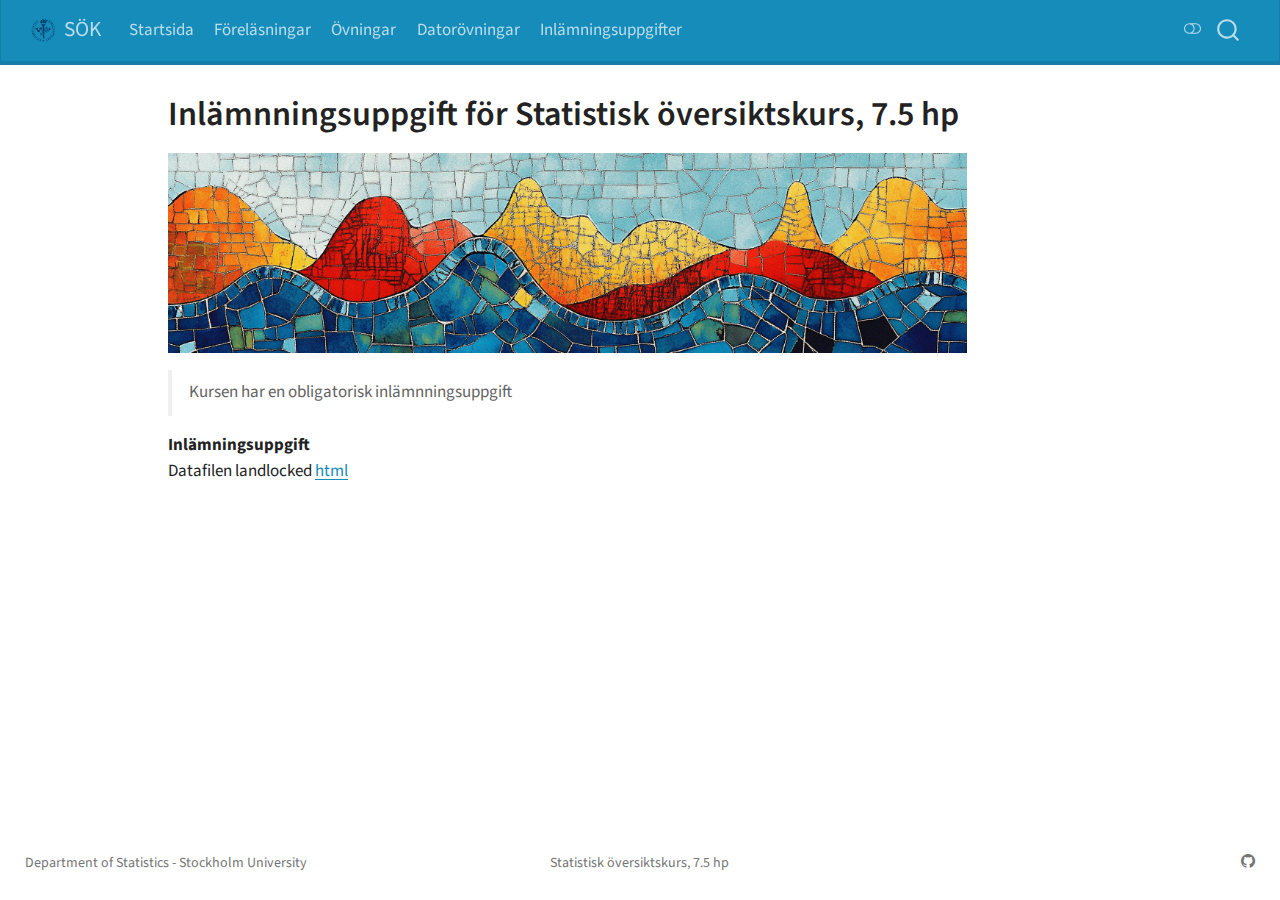
<file: docs/SOK/homeassignment.html>
<!DOCTYPE html>
<html xmlns="http://www.w3.org/1999/xhtml" lang="en" xml:lang="en"><head>

<meta charset="utf-8">
<meta name="generator" content="quarto-1.4.555">

<meta name="viewport" content="width=device-width, initial-scale=1.0, user-scalable=yes">


<title>SÖK - Inlämnningsuppgift för Statistisk översiktskurs, 7.5 hp</title>
<style>
code{white-space: pre-wrap;}
span.smallcaps{font-variant: small-caps;}
div.columns{display: flex; gap: min(4vw, 1.5em);}
div.column{flex: auto; overflow-x: auto;}
div.hanging-indent{margin-left: 1.5em; text-indent: -1.5em;}
ul.task-list{list-style: none;}
ul.task-list li input[type="checkbox"] {
  width: 0.8em;
  margin: 0 0.8em 0.2em -1em; /* quarto-specific, see https://github.com/quarto-dev/quarto-cli/issues/4556 */ 
  vertical-align: middle;
}
</style>


<script src="../site_libs/quarto-nav/quarto-nav.js"></script>
<script src="../site_libs/quarto-nav/headroom.min.js"></script>
<script src="../site_libs/clipboard/clipboard.min.js"></script>
<script src="../site_libs/quarto-search/autocomplete.umd.js"></script>
<script src="../site_libs/quarto-search/fuse.min.js"></script>
<script src="../site_libs/quarto-search/quarto-search.js"></script>
<meta name="quarto:offset" content="../">
<link href="..//misc/favicons/favicon.ico" rel="icon">
<script src="../site_libs/quarto-html/quarto.js"></script>
<script src="../site_libs/quarto-html/popper.min.js"></script>
<script src="../site_libs/quarto-html/tippy.umd.min.js"></script>
<script src="../site_libs/quarto-html/anchor.min.js"></script>
<link href="../site_libs/quarto-html/tippy.css" rel="stylesheet">
<link href="../site_libs/quarto-html/quarto-syntax-highlighting.css" rel="stylesheet" class="quarto-color-scheme" id="quarto-text-highlighting-styles">
<link href="../site_libs/quarto-html/quarto-syntax-highlighting-dark.css" rel="prefetch" class="quarto-color-scheme quarto-color-alternate" id="quarto-text-highlighting-styles">
<script src="../site_libs/bootstrap/bootstrap.min.js"></script>
<link href="../site_libs/bootstrap/bootstrap-icons.css" rel="stylesheet">
<link href="../site_libs/bootstrap/bootstrap.min.css" rel="stylesheet" class="quarto-color-scheme" id="quarto-bootstrap" data-mode="light">
<link href="../site_libs/bootstrap/bootstrap-dark.min.css" rel="prefetch" class="quarto-color-scheme quarto-color-alternate" id="quarto-bootstrap" data-mode="dark">
<script id="quarto-search-options" type="application/json">{
  "location": "navbar",
  "copy-button": false,
  "collapse-after": 3,
  "panel-placement": "end",
  "type": "overlay",
  "limit": 50,
  "keyboard-shortcut": [
    "f",
    "/",
    "s"
  ],
  "show-item-context": false,
  "language": {
    "search-no-results-text": "No results",
    "search-matching-documents-text": "matching documents",
    "search-copy-link-title": "Copy link to search",
    "search-hide-matches-text": "Hide additional matches",
    "search-more-match-text": "more match in this document",
    "search-more-matches-text": "more matches in this document",
    "search-clear-button-title": "Clear",
    "search-text-placeholder": "",
    "search-detached-cancel-button-title": "Cancel",
    "search-submit-button-title": "Submit",
    "search-label": "Search"
  }
}</script>


<link rel="stylesheet" href="../styles.css">
</head>

<body class="nav-fixed">

<div id="quarto-search-results"></div>
  <header id="quarto-header" class="headroom fixed-top">
    <nav class="navbar navbar-expand-lg " data-bs-theme="dark">
      <div class="navbar-container container-fluid">
      <div class="navbar-brand-container mx-auto">
    <a href="../index.html" class="navbar-brand navbar-brand-logo">
    <img src="../misc/SU_logo_small.png" alt="" class="navbar-logo">
    </a>
    <a class="navbar-brand" href="../index.html">
    <span class="navbar-title">SÖK</span>
    </a>
  </div>
            <div id="quarto-search" class="" title="Search"></div>
          <button class="navbar-toggler" type="button" data-bs-toggle="collapse" data-bs-target="#navbarCollapse" aria-controls="navbarCollapse" aria-expanded="false" aria-label="Toggle navigation" onclick="if (window.quartoToggleHeadroom) { window.quartoToggleHeadroom(); }">
  <span class="navbar-toggler-icon"></span>
</button>
          <div class="collapse navbar-collapse" id="navbarCollapse">
            <ul class="navbar-nav navbar-nav-scroll me-auto">
  <li class="nav-item">
    <a class="nav-link" href="../index.html"> 
<span class="menu-text">Startsida</span></a>
  </li>  
  <li class="nav-item">
    <a class="nav-link" href="../lectures.html"> 
<span class="menu-text">Föreläsningar</span></a>
  </li>  
  <li class="nav-item">
    <a class="nav-link" href="../exercises.html"> 
<span class="menu-text">Övningar</span></a>
  </li>  
  <li class="nav-item">
    <a class="nav-link" href="../computerlabs.html"> 
<span class="menu-text">Datorövningar</span></a>
  </li>  
  <li class="nav-item">
    <a class="nav-link" href="../homeassignment.html"> 
<span class="menu-text">Inlämningsuppgifter</span></a>
  </li>  
</ul>
          </div> <!-- /navcollapse -->
          <div class="quarto-navbar-tools">
  <a href="" class="quarto-color-scheme-toggle quarto-navigation-tool  px-1" onclick="window.quartoToggleColorScheme(); return false;" title="Toggle dark mode"><i class="bi"></i></a>
</div>
      </div> <!-- /container-fluid -->
    </nav>
</header>
<!-- content -->
<div id="quarto-content" class="quarto-container page-columns page-rows-contents page-layout-article page-navbar">
<!-- sidebar -->
<!-- margin-sidebar -->
    <div id="quarto-margin-sidebar" class="sidebar margin-sidebar">
        
    </div>
<!-- main -->
<main class="content" id="quarto-document-content">

<header id="title-block-header" class="quarto-title-block default">
<div class="quarto-title">
<h1 class="title">Inlämnningsuppgift för Statistisk översiktskurs, 7.5 hp</h1>
</div>



<div class="quarto-title-meta">

    
  
    
  </div>
  


</header>


<p><img src="misc/banner_image4.png" alt="AI generated banner image" class="center" width="100%"></p>
<blockquote class="blockquote">
<p>Kursen har en obligatorisk inlämnningsuppgift</p>
</blockquote>
<p><strong>Inlämningsuppgift</strong><br>
Datafilen landlocked <a href="misc/landlocked.txt">html</a></p>



</main> <!-- /main -->
<script id="quarto-html-after-body" type="application/javascript">
window.document.addEventListener("DOMContentLoaded", function (event) {
  const toggleBodyColorMode = (bsSheetEl) => {
    const mode = bsSheetEl.getAttribute("data-mode");
    const bodyEl = window.document.querySelector("body");
    if (mode === "dark") {
      bodyEl.classList.add("quarto-dark");
      bodyEl.classList.remove("quarto-light");
    } else {
      bodyEl.classList.add("quarto-light");
      bodyEl.classList.remove("quarto-dark");
    }
  }
  const toggleBodyColorPrimary = () => {
    const bsSheetEl = window.document.querySelector("link#quarto-bootstrap");
    if (bsSheetEl) {
      toggleBodyColorMode(bsSheetEl);
    }
  }
  toggleBodyColorPrimary();  
  const disableStylesheet = (stylesheets) => {
    for (let i=0; i < stylesheets.length; i++) {
      const stylesheet = stylesheets[i];
      stylesheet.rel = 'prefetch';
    }
  }
  const enableStylesheet = (stylesheets) => {
    for (let i=0; i < stylesheets.length; i++) {
      const stylesheet = stylesheets[i];
      stylesheet.rel = 'stylesheet';
    }
  }
  const manageTransitions = (selector, allowTransitions) => {
    const els = window.document.querySelectorAll(selector);
    for (let i=0; i < els.length; i++) {
      const el = els[i];
      if (allowTransitions) {
        el.classList.remove('notransition');
      } else {
        el.classList.add('notransition');
      }
    }
  }
  const toggleGiscusIfUsed = (isAlternate, darkModeDefault) => {
    const baseTheme = document.querySelector('#giscus-base-theme')?.value ?? 'light';
    const alternateTheme = document.querySelector('#giscus-alt-theme')?.value ?? 'dark';
    let newTheme = '';
    if(darkModeDefault) {
      newTheme = isAlternate ? baseTheme : alternateTheme;
    } else {
      newTheme = isAlternate ? alternateTheme : baseTheme;
    }
    const changeGiscusTheme = () => {
      // From: https://github.com/giscus/giscus/issues/336
      const sendMessage = (message) => {
        const iframe = document.querySelector('iframe.giscus-frame');
        if (!iframe) return;
        iframe.contentWindow.postMessage({ giscus: message }, 'https://giscus.app');
      }
      sendMessage({
        setConfig: {
          theme: newTheme
        }
      });
    }
    const isGiscussLoaded = window.document.querySelector('iframe.giscus-frame') !== null;
    if (isGiscussLoaded) {
      changeGiscusTheme();
    }
  }
  const toggleColorMode = (alternate) => {
    // Switch the stylesheets
    const alternateStylesheets = window.document.querySelectorAll('link.quarto-color-scheme.quarto-color-alternate');
    manageTransitions('#quarto-margin-sidebar .nav-link', false);
    if (alternate) {
      enableStylesheet(alternateStylesheets);
      for (const sheetNode of alternateStylesheets) {
        if (sheetNode.id === "quarto-bootstrap") {
          toggleBodyColorMode(sheetNode);
        }
      }
    } else {
      disableStylesheet(alternateStylesheets);
      toggleBodyColorPrimary();
    }
    manageTransitions('#quarto-margin-sidebar .nav-link', true);
    // Switch the toggles
    const toggles = window.document.querySelectorAll('.quarto-color-scheme-toggle');
    for (let i=0; i < toggles.length; i++) {
      const toggle = toggles[i];
      if (toggle) {
        if (alternate) {
          toggle.classList.add("alternate");     
        } else {
          toggle.classList.remove("alternate");
        }
      }
    }
    // Hack to workaround the fact that safari doesn't
    // properly recolor the scrollbar when toggling (#1455)
    if (navigator.userAgent.indexOf('Safari') > 0 && navigator.userAgent.indexOf('Chrome') == -1) {
      manageTransitions("body", false);
      window.scrollTo(0, 1);
      setTimeout(() => {
        window.scrollTo(0, 0);
        manageTransitions("body", true);
      }, 40);  
    }
  }
  const isFileUrl = () => { 
    return window.location.protocol === 'file:';
  }
  const hasAlternateSentinel = () => {  
    let styleSentinel = getColorSchemeSentinel();
    if (styleSentinel !== null) {
      return styleSentinel === "alternate";
    } else {
      return false;
    }
  }
  const setStyleSentinel = (alternate) => {
    const value = alternate ? "alternate" : "default";
    if (!isFileUrl()) {
      window.localStorage.setItem("quarto-color-scheme", value);
    } else {
      localAlternateSentinel = value;
    }
  }
  const getColorSchemeSentinel = () => {
    if (!isFileUrl()) {
      const storageValue = window.localStorage.getItem("quarto-color-scheme");
      return storageValue != null ? storageValue : localAlternateSentinel;
    } else {
      return localAlternateSentinel;
    }
  }
  const darkModeDefault = false;
  let localAlternateSentinel = darkModeDefault ? 'alternate' : 'default';
  // Dark / light mode switch
  window.quartoToggleColorScheme = () => {
    // Read the current dark / light value 
    let toAlternate = !hasAlternateSentinel();
    toggleColorMode(toAlternate);
    setStyleSentinel(toAlternate);
    toggleGiscusIfUsed(toAlternate, darkModeDefault);
  };
  // Ensure there is a toggle, if there isn't float one in the top right
  if (window.document.querySelector('.quarto-color-scheme-toggle') === null) {
    const a = window.document.createElement('a');
    a.classList.add('top-right');
    a.classList.add('quarto-color-scheme-toggle');
    a.href = "";
    a.onclick = function() { try { window.quartoToggleColorScheme(); } catch {} return false; };
    const i = window.document.createElement("i");
    i.classList.add('bi');
    a.appendChild(i);
    window.document.body.appendChild(a);
  }
  // Switch to dark mode if need be
  if (hasAlternateSentinel()) {
    toggleColorMode(true);
  } else {
    toggleColorMode(false);
  }
  const icon = "";
  const anchorJS = new window.AnchorJS();
  anchorJS.options = {
    placement: 'right',
    icon: icon
  };
  anchorJS.add('.anchored');
  const isCodeAnnotation = (el) => {
    for (const clz of el.classList) {
      if (clz.startsWith('code-annotation-')) {                     
        return true;
      }
    }
    return false;
  }
  const clipboard = new window.ClipboardJS('.code-copy-button', {
    text: function(trigger) {
      const codeEl = trigger.previousElementSibling.cloneNode(true);
      for (const childEl of codeEl.children) {
        if (isCodeAnnotation(childEl)) {
          childEl.remove();
        }
      }
      return codeEl.innerText;
    }
  });
  clipboard.on('success', function(e) {
    // button target
    const button = e.trigger;
    // don't keep focus
    button.blur();
    // flash "checked"
    button.classList.add('code-copy-button-checked');
    var currentTitle = button.getAttribute("title");
    button.setAttribute("title", "Copied!");
    let tooltip;
    if (window.bootstrap) {
      button.setAttribute("data-bs-toggle", "tooltip");
      button.setAttribute("data-bs-placement", "left");
      button.setAttribute("data-bs-title", "Copied!");
      tooltip = new bootstrap.Tooltip(button, 
        { trigger: "manual", 
          customClass: "code-copy-button-tooltip",
          offset: [0, -8]});
      tooltip.show();    
    }
    setTimeout(function() {
      if (tooltip) {
        tooltip.hide();
        button.removeAttribute("data-bs-title");
        button.removeAttribute("data-bs-toggle");
        button.removeAttribute("data-bs-placement");
      }
      button.setAttribute("title", currentTitle);
      button.classList.remove('code-copy-button-checked');
    }, 1000);
    // clear code selection
    e.clearSelection();
  });
    var localhostRegex = new RegExp(/^(?:http|https):\/\/localhost\:?[0-9]*\//);
    var mailtoRegex = new RegExp(/^mailto:/);
      var filterRegex = new RegExp('/' + window.location.host + '/');
    var isInternal = (href) => {
        return filterRegex.test(href) || localhostRegex.test(href) || mailtoRegex.test(href);
    }
    // Inspect non-navigation links and adorn them if external
 	var links = window.document.querySelectorAll('a[href]:not(.nav-link):not(.navbar-brand):not(.toc-action):not(.sidebar-link):not(.sidebar-item-toggle):not(.pagination-link):not(.no-external):not([aria-hidden]):not(.dropdown-item):not(.quarto-navigation-tool)');
    for (var i=0; i<links.length; i++) {
      const link = links[i];
      if (!isInternal(link.href)) {
        // undo the damage that might have been done by quarto-nav.js in the case of
        // links that we want to consider external
        if (link.dataset.originalHref !== undefined) {
          link.href = link.dataset.originalHref;
        }
      }
    }
  function tippyHover(el, contentFn, onTriggerFn, onUntriggerFn) {
    const config = {
      allowHTML: true,
      maxWidth: 500,
      delay: 100,
      arrow: false,
      appendTo: function(el) {
          return el.parentElement;
      },
      interactive: true,
      interactiveBorder: 10,
      theme: 'quarto',
      placement: 'bottom-start',
    };
    if (contentFn) {
      config.content = contentFn;
    }
    if (onTriggerFn) {
      config.onTrigger = onTriggerFn;
    }
    if (onUntriggerFn) {
      config.onUntrigger = onUntriggerFn;
    }
    window.tippy(el, config); 
  }
  const noterefs = window.document.querySelectorAll('a[role="doc-noteref"]');
  for (var i=0; i<noterefs.length; i++) {
    const ref = noterefs[i];
    tippyHover(ref, function() {
      // use id or data attribute instead here
      let href = ref.getAttribute('data-footnote-href') || ref.getAttribute('href');
      try { href = new URL(href).hash; } catch {}
      const id = href.replace(/^#\/?/, "");
      const note = window.document.getElementById(id);
      if (note) {
        return note.innerHTML;
      } else {
        return "";
      }
    });
  }
  const xrefs = window.document.querySelectorAll('a.quarto-xref');
  const processXRef = (id, note) => {
    // Strip column container classes
    const stripColumnClz = (el) => {
      el.classList.remove("page-full", "page-columns");
      if (el.children) {
        for (const child of el.children) {
          stripColumnClz(child);
        }
      }
    }
    stripColumnClz(note)
    if (id === null || id.startsWith('sec-')) {
      // Special case sections, only their first couple elements
      const container = document.createElement("div");
      if (note.children && note.children.length > 2) {
        container.appendChild(note.children[0].cloneNode(true));
        for (let i = 1; i < note.children.length; i++) {
          const child = note.children[i];
          if (child.tagName === "P" && child.innerText === "") {
            continue;
          } else {
            container.appendChild(child.cloneNode(true));
            break;
          }
        }
        if (window.Quarto?.typesetMath) {
          window.Quarto.typesetMath(container);
        }
        return container.innerHTML
      } else {
        if (window.Quarto?.typesetMath) {
          window.Quarto.typesetMath(note);
        }
        return note.innerHTML;
      }
    } else {
      // Remove any anchor links if they are present
      const anchorLink = note.querySelector('a.anchorjs-link');
      if (anchorLink) {
        anchorLink.remove();
      }
      if (window.Quarto?.typesetMath) {
        window.Quarto.typesetMath(note);
      }
      // TODO in 1.5, we should make sure this works without a callout special case
      if (note.classList.contains("callout")) {
        return note.outerHTML;
      } else {
        return note.innerHTML;
      }
    }
  }
  for (var i=0; i<xrefs.length; i++) {
    const xref = xrefs[i];
    tippyHover(xref, undefined, function(instance) {
      instance.disable();
      let url = xref.getAttribute('href');
      let hash = undefined; 
      if (url.startsWith('#')) {
        hash = url;
      } else {
        try { hash = new URL(url).hash; } catch {}
      }
      if (hash) {
        const id = hash.replace(/^#\/?/, "");
        const note = window.document.getElementById(id);
        if (note !== null) {
          try {
            const html = processXRef(id, note.cloneNode(true));
            instance.setContent(html);
          } finally {
            instance.enable();
            instance.show();
          }
        } else {
          // See if we can fetch this
          fetch(url.split('#')[0])
          .then(res => res.text())
          .then(html => {
            const parser = new DOMParser();
            const htmlDoc = parser.parseFromString(html, "text/html");
            const note = htmlDoc.getElementById(id);
            if (note !== null) {
              const html = processXRef(id, note);
              instance.setContent(html);
            } 
          }).finally(() => {
            instance.enable();
            instance.show();
          });
        }
      } else {
        // See if we can fetch a full url (with no hash to target)
        // This is a special case and we should probably do some content thinning / targeting
        fetch(url)
        .then(res => res.text())
        .then(html => {
          const parser = new DOMParser();
          const htmlDoc = parser.parseFromString(html, "text/html");
          const note = htmlDoc.querySelector('main.content');
          if (note !== null) {
            // This should only happen for chapter cross references
            // (since there is no id in the URL)
            // remove the first header
            if (note.children.length > 0 && note.children[0].tagName === "HEADER") {
              note.children[0].remove();
            }
            const html = processXRef(null, note);
            instance.setContent(html);
          } 
        }).finally(() => {
          instance.enable();
          instance.show();
        });
      }
    }, function(instance) {
    });
  }
      let selectedAnnoteEl;
      const selectorForAnnotation = ( cell, annotation) => {
        let cellAttr = 'data-code-cell="' + cell + '"';
        let lineAttr = 'data-code-annotation="' +  annotation + '"';
        const selector = 'span[' + cellAttr + '][' + lineAttr + ']';
        return selector;
      }
      const selectCodeLines = (annoteEl) => {
        const doc = window.document;
        const targetCell = annoteEl.getAttribute("data-target-cell");
        const targetAnnotation = annoteEl.getAttribute("data-target-annotation");
        const annoteSpan = window.document.querySelector(selectorForAnnotation(targetCell, targetAnnotation));
        const lines = annoteSpan.getAttribute("data-code-lines").split(",");
        const lineIds = lines.map((line) => {
          return targetCell + "-" + line;
        })
        let top = null;
        let height = null;
        let parent = null;
        if (lineIds.length > 0) {
            //compute the position of the single el (top and bottom and make a div)
            const el = window.document.getElementById(lineIds[0]);
            top = el.offsetTop;
            height = el.offsetHeight;
            parent = el.parentElement.parentElement;
          if (lineIds.length > 1) {
            const lastEl = window.document.getElementById(lineIds[lineIds.length - 1]);
            const bottom = lastEl.offsetTop + lastEl.offsetHeight;
            height = bottom - top;
          }
          if (top !== null && height !== null && parent !== null) {
            // cook up a div (if necessary) and position it 
            let div = window.document.getElementById("code-annotation-line-highlight");
            if (div === null) {
              div = window.document.createElement("div");
              div.setAttribute("id", "code-annotation-line-highlight");
              div.style.position = 'absolute';
              parent.appendChild(div);
            }
            div.style.top = top - 2 + "px";
            div.style.height = height + 4 + "px";
            div.style.left = 0;
            let gutterDiv = window.document.getElementById("code-annotation-line-highlight-gutter");
            if (gutterDiv === null) {
              gutterDiv = window.document.createElement("div");
              gutterDiv.setAttribute("id", "code-annotation-line-highlight-gutter");
              gutterDiv.style.position = 'absolute';
              const codeCell = window.document.getElementById(targetCell);
              const gutter = codeCell.querySelector('.code-annotation-gutter');
              gutter.appendChild(gutterDiv);
            }
            gutterDiv.style.top = top - 2 + "px";
            gutterDiv.style.height = height + 4 + "px";
          }
          selectedAnnoteEl = annoteEl;
        }
      };
      const unselectCodeLines = () => {
        const elementsIds = ["code-annotation-line-highlight", "code-annotation-line-highlight-gutter"];
        elementsIds.forEach((elId) => {
          const div = window.document.getElementById(elId);
          if (div) {
            div.remove();
          }
        });
        selectedAnnoteEl = undefined;
      };
        // Handle positioning of the toggle
    window.addEventListener(
      "resize",
      throttle(() => {
        elRect = undefined;
        if (selectedAnnoteEl) {
          selectCodeLines(selectedAnnoteEl);
        }
      }, 10)
    );
    function throttle(fn, ms) {
    let throttle = false;
    let timer;
      return (...args) => {
        if(!throttle) { // first call gets through
            fn.apply(this, args);
            throttle = true;
        } else { // all the others get throttled
            if(timer) clearTimeout(timer); // cancel #2
            timer = setTimeout(() => {
              fn.apply(this, args);
              timer = throttle = false;
            }, ms);
        }
      };
    }
      // Attach click handler to the DT
      const annoteDls = window.document.querySelectorAll('dt[data-target-cell]');
      for (const annoteDlNode of annoteDls) {
        annoteDlNode.addEventListener('click', (event) => {
          const clickedEl = event.target;
          if (clickedEl !== selectedAnnoteEl) {
            unselectCodeLines();
            const activeEl = window.document.querySelector('dt[data-target-cell].code-annotation-active');
            if (activeEl) {
              activeEl.classList.remove('code-annotation-active');
            }
            selectCodeLines(clickedEl);
            clickedEl.classList.add('code-annotation-active');
          } else {
            // Unselect the line
            unselectCodeLines();
            clickedEl.classList.remove('code-annotation-active');
          }
        });
      }
  const findCites = (el) => {
    const parentEl = el.parentElement;
    if (parentEl) {
      const cites = parentEl.dataset.cites;
      if (cites) {
        return {
          el,
          cites: cites.split(' ')
        };
      } else {
        return findCites(el.parentElement)
      }
    } else {
      return undefined;
    }
  };
  var bibliorefs = window.document.querySelectorAll('a[role="doc-biblioref"]');
  for (var i=0; i<bibliorefs.length; i++) {
    const ref = bibliorefs[i];
    const citeInfo = findCites(ref);
    if (citeInfo) {
      tippyHover(citeInfo.el, function() {
        var popup = window.document.createElement('div');
        citeInfo.cites.forEach(function(cite) {
          var citeDiv = window.document.createElement('div');
          citeDiv.classList.add('hanging-indent');
          citeDiv.classList.add('csl-entry');
          var biblioDiv = window.document.getElementById('ref-' + cite);
          if (biblioDiv) {
            citeDiv.innerHTML = biblioDiv.innerHTML;
          }
          popup.appendChild(citeDiv);
        });
        return popup.innerHTML;
      });
    }
  }
});
</script>
</div> <!-- /content -->
<footer class="footer">
  <div class="nav-footer">
    <div class="nav-footer-left">
      <ul class="footer-items list-unstyled">
    <li class="nav-item">
    <a class="nav-link" href="https://www.su.se/statistiska-institutionen/">
<p>Department of Statistics - Stockholm University</p>
</a>
  </li>  
</ul>
    </div>   
    <div class="nav-footer-center">
      <ul class="footer-items list-unstyled">
    <li class="nav-item">
 Statistisk översiktskurs, 7.5 hp
  </li>  
</ul>
    </div>
    <div class="nav-footer-right">
      <ul class="footer-items list-unstyled">
    <li class="nav-item compact">
    <a class="nav-link" href="https://github.com/StatisticsSU/SOK">
      <i class="bi bi-github" role="img" aria-label="Quarto GitHub">
</i> 
    </a>
  </li>  
</ul>
    </div>
  </div>
</footer>




</body></html>
</file>
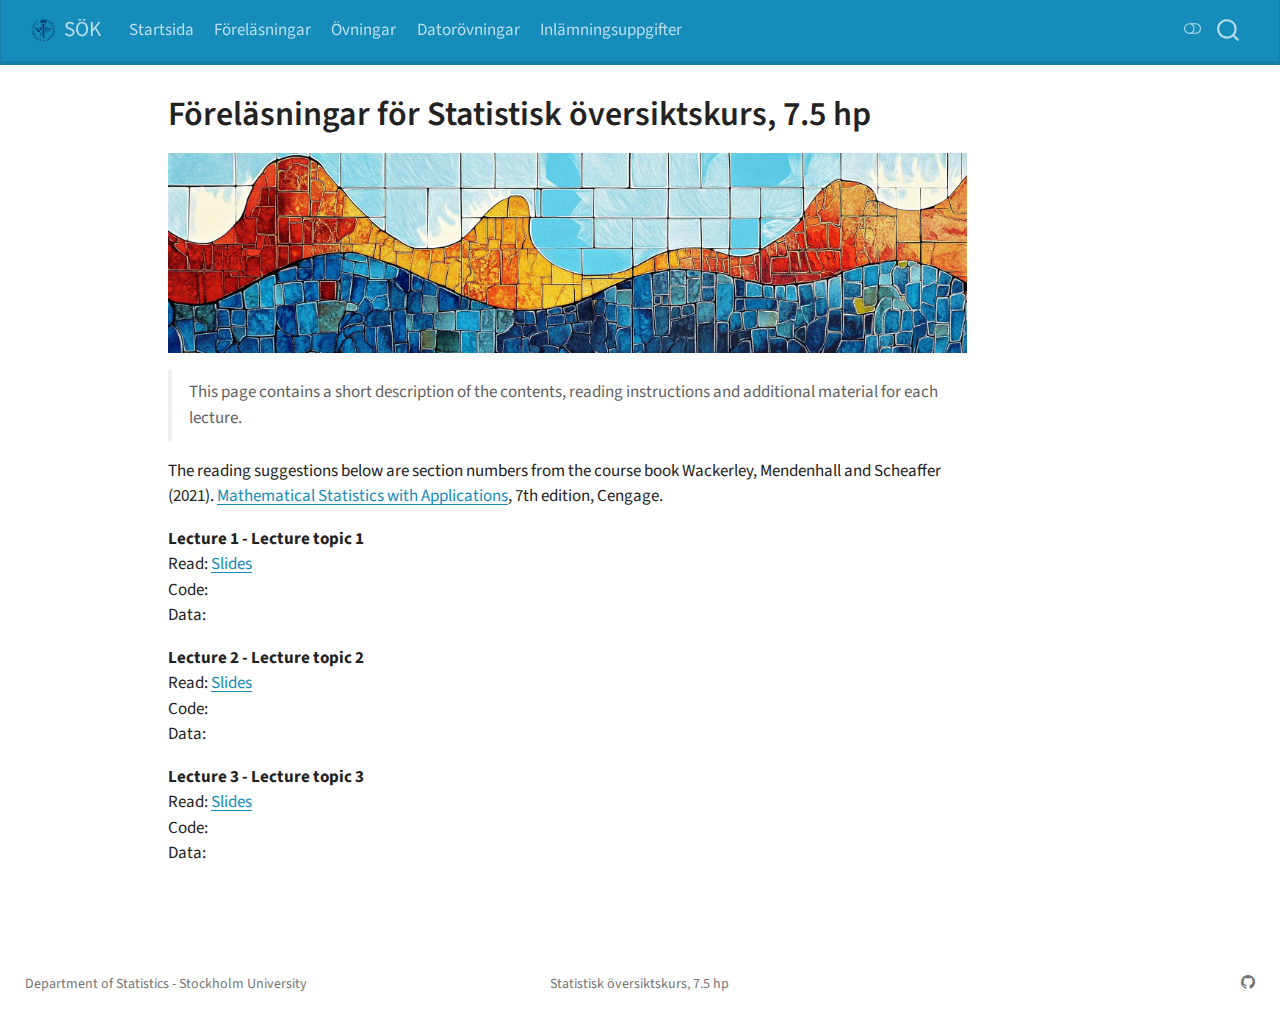
<file: docs/SOK/lectures.html>
<!DOCTYPE html>
<html xmlns="http://www.w3.org/1999/xhtml" lang="en" xml:lang="en"><head>

<meta charset="utf-8">
<meta name="generator" content="quarto-1.4.555">

<meta name="viewport" content="width=device-width, initial-scale=1.0, user-scalable=yes">


<title>SÖK - Föreläsningar för Statistisk översiktskurs, 7.5 hp</title>
<style>
code{white-space: pre-wrap;}
span.smallcaps{font-variant: small-caps;}
div.columns{display: flex; gap: min(4vw, 1.5em);}
div.column{flex: auto; overflow-x: auto;}
div.hanging-indent{margin-left: 1.5em; text-indent: -1.5em;}
ul.task-list{list-style: none;}
ul.task-list li input[type="checkbox"] {
  width: 0.8em;
  margin: 0 0.8em 0.2em -1em; /* quarto-specific, see https://github.com/quarto-dev/quarto-cli/issues/4556 */ 
  vertical-align: middle;
}
</style>


<script src="../site_libs/quarto-nav/quarto-nav.js"></script>
<script src="../site_libs/quarto-nav/headroom.min.js"></script>
<script src="../site_libs/clipboard/clipboard.min.js"></script>
<script src="../site_libs/quarto-search/autocomplete.umd.js"></script>
<script src="../site_libs/quarto-search/fuse.min.js"></script>
<script src="../site_libs/quarto-search/quarto-search.js"></script>
<meta name="quarto:offset" content="../">
<link href="..//misc/favicons/favicon.ico" rel="icon">
<script src="../site_libs/quarto-html/quarto.js"></script>
<script src="../site_libs/quarto-html/popper.min.js"></script>
<script src="../site_libs/quarto-html/tippy.umd.min.js"></script>
<script src="../site_libs/quarto-html/anchor.min.js"></script>
<link href="../site_libs/quarto-html/tippy.css" rel="stylesheet">
<link href="../site_libs/quarto-html/quarto-syntax-highlighting.css" rel="stylesheet" class="quarto-color-scheme" id="quarto-text-highlighting-styles">
<link href="../site_libs/quarto-html/quarto-syntax-highlighting-dark.css" rel="prefetch" class="quarto-color-scheme quarto-color-alternate" id="quarto-text-highlighting-styles">
<script src="../site_libs/bootstrap/bootstrap.min.js"></script>
<link href="../site_libs/bootstrap/bootstrap-icons.css" rel="stylesheet">
<link href="../site_libs/bootstrap/bootstrap.min.css" rel="stylesheet" class="quarto-color-scheme" id="quarto-bootstrap" data-mode="light">
<link href="../site_libs/bootstrap/bootstrap-dark.min.css" rel="prefetch" class="quarto-color-scheme quarto-color-alternate" id="quarto-bootstrap" data-mode="dark">
<script id="quarto-search-options" type="application/json">{
  "location": "navbar",
  "copy-button": false,
  "collapse-after": 3,
  "panel-placement": "end",
  "type": "overlay",
  "limit": 50,
  "keyboard-shortcut": [
    "f",
    "/",
    "s"
  ],
  "show-item-context": false,
  "language": {
    "search-no-results-text": "No results",
    "search-matching-documents-text": "matching documents",
    "search-copy-link-title": "Copy link to search",
    "search-hide-matches-text": "Hide additional matches",
    "search-more-match-text": "more match in this document",
    "search-more-matches-text": "more matches in this document",
    "search-clear-button-title": "Clear",
    "search-text-placeholder": "",
    "search-detached-cancel-button-title": "Cancel",
    "search-submit-button-title": "Submit",
    "search-label": "Search"
  }
}</script>


<link rel="stylesheet" href="../styles.css">
</head>

<body class="nav-fixed">

<div id="quarto-search-results"></div>
  <header id="quarto-header" class="headroom fixed-top">
    <nav class="navbar navbar-expand-lg " data-bs-theme="dark">
      <div class="navbar-container container-fluid">
      <div class="navbar-brand-container mx-auto">
    <a href="../index.html" class="navbar-brand navbar-brand-logo">
    <img src="../misc/SU_logo_small.png" alt="" class="navbar-logo">
    </a>
    <a class="navbar-brand" href="../index.html">
    <span class="navbar-title">SÖK</span>
    </a>
  </div>
            <div id="quarto-search" class="" title="Search"></div>
          <button class="navbar-toggler" type="button" data-bs-toggle="collapse" data-bs-target="#navbarCollapse" aria-controls="navbarCollapse" aria-expanded="false" aria-label="Toggle navigation" onclick="if (window.quartoToggleHeadroom) { window.quartoToggleHeadroom(); }">
  <span class="navbar-toggler-icon"></span>
</button>
          <div class="collapse navbar-collapse" id="navbarCollapse">
            <ul class="navbar-nav navbar-nav-scroll me-auto">
  <li class="nav-item">
    <a class="nav-link" href="../index.html"> 
<span class="menu-text">Startsida</span></a>
  </li>  
  <li class="nav-item">
    <a class="nav-link" href="../lectures.html"> 
<span class="menu-text">Föreläsningar</span></a>
  </li>  
  <li class="nav-item">
    <a class="nav-link" href="../exercises.html"> 
<span class="menu-text">Övningar</span></a>
  </li>  
  <li class="nav-item">
    <a class="nav-link" href="../computerlabs.html"> 
<span class="menu-text">Datorövningar</span></a>
  </li>  
  <li class="nav-item">
    <a class="nav-link" href="../homeassignment.html"> 
<span class="menu-text">Inlämningsuppgifter</span></a>
  </li>  
</ul>
          </div> <!-- /navcollapse -->
          <div class="quarto-navbar-tools">
  <a href="" class="quarto-color-scheme-toggle quarto-navigation-tool  px-1" onclick="window.quartoToggleColorScheme(); return false;" title="Toggle dark mode"><i class="bi"></i></a>
</div>
      </div> <!-- /container-fluid -->
    </nav>
</header>
<!-- content -->
<div id="quarto-content" class="quarto-container page-columns page-rows-contents page-layout-article page-navbar">
<!-- sidebar -->
<!-- margin-sidebar -->
    <div id="quarto-margin-sidebar" class="sidebar margin-sidebar">
        
    </div>
<!-- main -->
<main class="content" id="quarto-document-content">

<header id="title-block-header" class="quarto-title-block default">
<div class="quarto-title">
<h1 class="title">Föreläsningar för Statistisk översiktskurs, 7.5 hp</h1>
</div>



<div class="quarto-title-meta">

    
  
    
  </div>
  


</header>


<p><img src="misc/banner_image1.png" alt="AI generated banner image" class="center" width="100%"></p>
<blockquote class="blockquote">
<p>This page contains a short description of the contents, reading instructions and additional material for each lecture.</p>
</blockquote>
<p>The reading suggestions below are section numbers from the course book Wackerley, Mendenhall and Scheaffer (2021). <a href="misc/larry.png">Mathematical Statistics with Applications</a>, 7th edition, Cengage.</p>
<p><strong>Lecture 1 - Lecture topic 1</strong><br>
Read: <a href="..\misc/larry.png">Slides</a><br>
Code:<br>
Data:<br>
</p>
<p><strong>Lecture 2 - Lecture topic 2</strong><br>
Read: <a href="..\misc/larry.png">Slides</a><br>
Code:<br>
Data:<br>
</p>
<p><strong>Lecture 3 - Lecture topic 3</strong><br>
Read: <a href="..\misc/larry.png">Slides</a><br>
Code:<br>
Data:<br>
</p>



</main> <!-- /main -->
<script id="quarto-html-after-body" type="application/javascript">
window.document.addEventListener("DOMContentLoaded", function (event) {
  const toggleBodyColorMode = (bsSheetEl) => {
    const mode = bsSheetEl.getAttribute("data-mode");
    const bodyEl = window.document.querySelector("body");
    if (mode === "dark") {
      bodyEl.classList.add("quarto-dark");
      bodyEl.classList.remove("quarto-light");
    } else {
      bodyEl.classList.add("quarto-light");
      bodyEl.classList.remove("quarto-dark");
    }
  }
  const toggleBodyColorPrimary = () => {
    const bsSheetEl = window.document.querySelector("link#quarto-bootstrap");
    if (bsSheetEl) {
      toggleBodyColorMode(bsSheetEl);
    }
  }
  toggleBodyColorPrimary();  
  const disableStylesheet = (stylesheets) => {
    for (let i=0; i < stylesheets.length; i++) {
      const stylesheet = stylesheets[i];
      stylesheet.rel = 'prefetch';
    }
  }
  const enableStylesheet = (stylesheets) => {
    for (let i=0; i < stylesheets.length; i++) {
      const stylesheet = stylesheets[i];
      stylesheet.rel = 'stylesheet';
    }
  }
  const manageTransitions = (selector, allowTransitions) => {
    const els = window.document.querySelectorAll(selector);
    for (let i=0; i < els.length; i++) {
      const el = els[i];
      if (allowTransitions) {
        el.classList.remove('notransition');
      } else {
        el.classList.add('notransition');
      }
    }
  }
  const toggleGiscusIfUsed = (isAlternate, darkModeDefault) => {
    const baseTheme = document.querySelector('#giscus-base-theme')?.value ?? 'light';
    const alternateTheme = document.querySelector('#giscus-alt-theme')?.value ?? 'dark';
    let newTheme = '';
    if(darkModeDefault) {
      newTheme = isAlternate ? baseTheme : alternateTheme;
    } else {
      newTheme = isAlternate ? alternateTheme : baseTheme;
    }
    const changeGiscusTheme = () => {
      // From: https://github.com/giscus/giscus/issues/336
      const sendMessage = (message) => {
        const iframe = document.querySelector('iframe.giscus-frame');
        if (!iframe) return;
        iframe.contentWindow.postMessage({ giscus: message }, 'https://giscus.app');
      }
      sendMessage({
        setConfig: {
          theme: newTheme
        }
      });
    }
    const isGiscussLoaded = window.document.querySelector('iframe.giscus-frame') !== null;
    if (isGiscussLoaded) {
      changeGiscusTheme();
    }
  }
  const toggleColorMode = (alternate) => {
    // Switch the stylesheets
    const alternateStylesheets = window.document.querySelectorAll('link.quarto-color-scheme.quarto-color-alternate');
    manageTransitions('#quarto-margin-sidebar .nav-link', false);
    if (alternate) {
      enableStylesheet(alternateStylesheets);
      for (const sheetNode of alternateStylesheets) {
        if (sheetNode.id === "quarto-bootstrap") {
          toggleBodyColorMode(sheetNode);
        }
      }
    } else {
      disableStylesheet(alternateStylesheets);
      toggleBodyColorPrimary();
    }
    manageTransitions('#quarto-margin-sidebar .nav-link', true);
    // Switch the toggles
    const toggles = window.document.querySelectorAll('.quarto-color-scheme-toggle');
    for (let i=0; i < toggles.length; i++) {
      const toggle = toggles[i];
      if (toggle) {
        if (alternate) {
          toggle.classList.add("alternate");     
        } else {
          toggle.classList.remove("alternate");
        }
      }
    }
    // Hack to workaround the fact that safari doesn't
    // properly recolor the scrollbar when toggling (#1455)
    if (navigator.userAgent.indexOf('Safari') > 0 && navigator.userAgent.indexOf('Chrome') == -1) {
      manageTransitions("body", false);
      window.scrollTo(0, 1);
      setTimeout(() => {
        window.scrollTo(0, 0);
        manageTransitions("body", true);
      }, 40);  
    }
  }
  const isFileUrl = () => { 
    return window.location.protocol === 'file:';
  }
  const hasAlternateSentinel = () => {  
    let styleSentinel = getColorSchemeSentinel();
    if (styleSentinel !== null) {
      return styleSentinel === "alternate";
    } else {
      return false;
    }
  }
  const setStyleSentinel = (alternate) => {
    const value = alternate ? "alternate" : "default";
    if (!isFileUrl()) {
      window.localStorage.setItem("quarto-color-scheme", value);
    } else {
      localAlternateSentinel = value;
    }
  }
  const getColorSchemeSentinel = () => {
    if (!isFileUrl()) {
      const storageValue = window.localStorage.getItem("quarto-color-scheme");
      return storageValue != null ? storageValue : localAlternateSentinel;
    } else {
      return localAlternateSentinel;
    }
  }
  const darkModeDefault = false;
  let localAlternateSentinel = darkModeDefault ? 'alternate' : 'default';
  // Dark / light mode switch
  window.quartoToggleColorScheme = () => {
    // Read the current dark / light value 
    let toAlternate = !hasAlternateSentinel();
    toggleColorMode(toAlternate);
    setStyleSentinel(toAlternate);
    toggleGiscusIfUsed(toAlternate, darkModeDefault);
  };
  // Ensure there is a toggle, if there isn't float one in the top right
  if (window.document.querySelector('.quarto-color-scheme-toggle') === null) {
    const a = window.document.createElement('a');
    a.classList.add('top-right');
    a.classList.add('quarto-color-scheme-toggle');
    a.href = "";
    a.onclick = function() { try { window.quartoToggleColorScheme(); } catch {} return false; };
    const i = window.document.createElement("i");
    i.classList.add('bi');
    a.appendChild(i);
    window.document.body.appendChild(a);
  }
  // Switch to dark mode if need be
  if (hasAlternateSentinel()) {
    toggleColorMode(true);
  } else {
    toggleColorMode(false);
  }
  const icon = "";
  const anchorJS = new window.AnchorJS();
  anchorJS.options = {
    placement: 'right',
    icon: icon
  };
  anchorJS.add('.anchored');
  const isCodeAnnotation = (el) => {
    for (const clz of el.classList) {
      if (clz.startsWith('code-annotation-')) {                     
        return true;
      }
    }
    return false;
  }
  const clipboard = new window.ClipboardJS('.code-copy-button', {
    text: function(trigger) {
      const codeEl = trigger.previousElementSibling.cloneNode(true);
      for (const childEl of codeEl.children) {
        if (isCodeAnnotation(childEl)) {
          childEl.remove();
        }
      }
      return codeEl.innerText;
    }
  });
  clipboard.on('success', function(e) {
    // button target
    const button = e.trigger;
    // don't keep focus
    button.blur();
    // flash "checked"
    button.classList.add('code-copy-button-checked');
    var currentTitle = button.getAttribute("title");
    button.setAttribute("title", "Copied!");
    let tooltip;
    if (window.bootstrap) {
      button.setAttribute("data-bs-toggle", "tooltip");
      button.setAttribute("data-bs-placement", "left");
      button.setAttribute("data-bs-title", "Copied!");
      tooltip = new bootstrap.Tooltip(button, 
        { trigger: "manual", 
          customClass: "code-copy-button-tooltip",
          offset: [0, -8]});
      tooltip.show();    
    }
    setTimeout(function() {
      if (tooltip) {
        tooltip.hide();
        button.removeAttribute("data-bs-title");
        button.removeAttribute("data-bs-toggle");
        button.removeAttribute("data-bs-placement");
      }
      button.setAttribute("title", currentTitle);
      button.classList.remove('code-copy-button-checked');
    }, 1000);
    // clear code selection
    e.clearSelection();
  });
    var localhostRegex = new RegExp(/^(?:http|https):\/\/localhost\:?[0-9]*\//);
    var mailtoRegex = new RegExp(/^mailto:/);
      var filterRegex = new RegExp('/' + window.location.host + '/');
    var isInternal = (href) => {
        return filterRegex.test(href) || localhostRegex.test(href) || mailtoRegex.test(href);
    }
    // Inspect non-navigation links and adorn them if external
 	var links = window.document.querySelectorAll('a[href]:not(.nav-link):not(.navbar-brand):not(.toc-action):not(.sidebar-link):not(.sidebar-item-toggle):not(.pagination-link):not(.no-external):not([aria-hidden]):not(.dropdown-item):not(.quarto-navigation-tool)');
    for (var i=0; i<links.length; i++) {
      const link = links[i];
      if (!isInternal(link.href)) {
        // undo the damage that might have been done by quarto-nav.js in the case of
        // links that we want to consider external
        if (link.dataset.originalHref !== undefined) {
          link.href = link.dataset.originalHref;
        }
      }
    }
  function tippyHover(el, contentFn, onTriggerFn, onUntriggerFn) {
    const config = {
      allowHTML: true,
      maxWidth: 500,
      delay: 100,
      arrow: false,
      appendTo: function(el) {
          return el.parentElement;
      },
      interactive: true,
      interactiveBorder: 10,
      theme: 'quarto',
      placement: 'bottom-start',
    };
    if (contentFn) {
      config.content = contentFn;
    }
    if (onTriggerFn) {
      config.onTrigger = onTriggerFn;
    }
    if (onUntriggerFn) {
      config.onUntrigger = onUntriggerFn;
    }
    window.tippy(el, config); 
  }
  const noterefs = window.document.querySelectorAll('a[role="doc-noteref"]');
  for (var i=0; i<noterefs.length; i++) {
    const ref = noterefs[i];
    tippyHover(ref, function() {
      // use id or data attribute instead here
      let href = ref.getAttribute('data-footnote-href') || ref.getAttribute('href');
      try { href = new URL(href).hash; } catch {}
      const id = href.replace(/^#\/?/, "");
      const note = window.document.getElementById(id);
      if (note) {
        return note.innerHTML;
      } else {
        return "";
      }
    });
  }
  const xrefs = window.document.querySelectorAll('a.quarto-xref');
  const processXRef = (id, note) => {
    // Strip column container classes
    const stripColumnClz = (el) => {
      el.classList.remove("page-full", "page-columns");
      if (el.children) {
        for (const child of el.children) {
          stripColumnClz(child);
        }
      }
    }
    stripColumnClz(note)
    if (id === null || id.startsWith('sec-')) {
      // Special case sections, only their first couple elements
      const container = document.createElement("div");
      if (note.children && note.children.length > 2) {
        container.appendChild(note.children[0].cloneNode(true));
        for (let i = 1; i < note.children.length; i++) {
          const child = note.children[i];
          if (child.tagName === "P" && child.innerText === "") {
            continue;
          } else {
            container.appendChild(child.cloneNode(true));
            break;
          }
        }
        if (window.Quarto?.typesetMath) {
          window.Quarto.typesetMath(container);
        }
        return container.innerHTML
      } else {
        if (window.Quarto?.typesetMath) {
          window.Quarto.typesetMath(note);
        }
        return note.innerHTML;
      }
    } else {
      // Remove any anchor links if they are present
      const anchorLink = note.querySelector('a.anchorjs-link');
      if (anchorLink) {
        anchorLink.remove();
      }
      if (window.Quarto?.typesetMath) {
        window.Quarto.typesetMath(note);
      }
      // TODO in 1.5, we should make sure this works without a callout special case
      if (note.classList.contains("callout")) {
        return note.outerHTML;
      } else {
        return note.innerHTML;
      }
    }
  }
  for (var i=0; i<xrefs.length; i++) {
    const xref = xrefs[i];
    tippyHover(xref, undefined, function(instance) {
      instance.disable();
      let url = xref.getAttribute('href');
      let hash = undefined; 
      if (url.startsWith('#')) {
        hash = url;
      } else {
        try { hash = new URL(url).hash; } catch {}
      }
      if (hash) {
        const id = hash.replace(/^#\/?/, "");
        const note = window.document.getElementById(id);
        if (note !== null) {
          try {
            const html = processXRef(id, note.cloneNode(true));
            instance.setContent(html);
          } finally {
            instance.enable();
            instance.show();
          }
        } else {
          // See if we can fetch this
          fetch(url.split('#')[0])
          .then(res => res.text())
          .then(html => {
            const parser = new DOMParser();
            const htmlDoc = parser.parseFromString(html, "text/html");
            const note = htmlDoc.getElementById(id);
            if (note !== null) {
              const html = processXRef(id, note);
              instance.setContent(html);
            } 
          }).finally(() => {
            instance.enable();
            instance.show();
          });
        }
      } else {
        // See if we can fetch a full url (with no hash to target)
        // This is a special case and we should probably do some content thinning / targeting
        fetch(url)
        .then(res => res.text())
        .then(html => {
          const parser = new DOMParser();
          const htmlDoc = parser.parseFromString(html, "text/html");
          const note = htmlDoc.querySelector('main.content');
          if (note !== null) {
            // This should only happen for chapter cross references
            // (since there is no id in the URL)
            // remove the first header
            if (note.children.length > 0 && note.children[0].tagName === "HEADER") {
              note.children[0].remove();
            }
            const html = processXRef(null, note);
            instance.setContent(html);
          } 
        }).finally(() => {
          instance.enable();
          instance.show();
        });
      }
    }, function(instance) {
    });
  }
      let selectedAnnoteEl;
      const selectorForAnnotation = ( cell, annotation) => {
        let cellAttr = 'data-code-cell="' + cell + '"';
        let lineAttr = 'data-code-annotation="' +  annotation + '"';
        const selector = 'span[' + cellAttr + '][' + lineAttr + ']';
        return selector;
      }
      const selectCodeLines = (annoteEl) => {
        const doc = window.document;
        const targetCell = annoteEl.getAttribute("data-target-cell");
        const targetAnnotation = annoteEl.getAttribute("data-target-annotation");
        const annoteSpan = window.document.querySelector(selectorForAnnotation(targetCell, targetAnnotation));
        const lines = annoteSpan.getAttribute("data-code-lines").split(",");
        const lineIds = lines.map((line) => {
          return targetCell + "-" + line;
        })
        let top = null;
        let height = null;
        let parent = null;
        if (lineIds.length > 0) {
            //compute the position of the single el (top and bottom and make a div)
            const el = window.document.getElementById(lineIds[0]);
            top = el.offsetTop;
            height = el.offsetHeight;
            parent = el.parentElement.parentElement;
          if (lineIds.length > 1) {
            const lastEl = window.document.getElementById(lineIds[lineIds.length - 1]);
            const bottom = lastEl.offsetTop + lastEl.offsetHeight;
            height = bottom - top;
          }
          if (top !== null && height !== null && parent !== null) {
            // cook up a div (if necessary) and position it 
            let div = window.document.getElementById("code-annotation-line-highlight");
            if (div === null) {
              div = window.document.createElement("div");
              div.setAttribute("id", "code-annotation-line-highlight");
              div.style.position = 'absolute';
              parent.appendChild(div);
            }
            div.style.top = top - 2 + "px";
            div.style.height = height + 4 + "px";
            div.style.left = 0;
            let gutterDiv = window.document.getElementById("code-annotation-line-highlight-gutter");
            if (gutterDiv === null) {
              gutterDiv = window.document.createElement("div");
              gutterDiv.setAttribute("id", "code-annotation-line-highlight-gutter");
              gutterDiv.style.position = 'absolute';
              const codeCell = window.document.getElementById(targetCell);
              const gutter = codeCell.querySelector('.code-annotation-gutter');
              gutter.appendChild(gutterDiv);
            }
            gutterDiv.style.top = top - 2 + "px";
            gutterDiv.style.height = height + 4 + "px";
          }
          selectedAnnoteEl = annoteEl;
        }
      };
      const unselectCodeLines = () => {
        const elementsIds = ["code-annotation-line-highlight", "code-annotation-line-highlight-gutter"];
        elementsIds.forEach((elId) => {
          const div = window.document.getElementById(elId);
          if (div) {
            div.remove();
          }
        });
        selectedAnnoteEl = undefined;
      };
        // Handle positioning of the toggle
    window.addEventListener(
      "resize",
      throttle(() => {
        elRect = undefined;
        if (selectedAnnoteEl) {
          selectCodeLines(selectedAnnoteEl);
        }
      }, 10)
    );
    function throttle(fn, ms) {
    let throttle = false;
    let timer;
      return (...args) => {
        if(!throttle) { // first call gets through
            fn.apply(this, args);
            throttle = true;
        } else { // all the others get throttled
            if(timer) clearTimeout(timer); // cancel #2
            timer = setTimeout(() => {
              fn.apply(this, args);
              timer = throttle = false;
            }, ms);
        }
      };
    }
      // Attach click handler to the DT
      const annoteDls = window.document.querySelectorAll('dt[data-target-cell]');
      for (const annoteDlNode of annoteDls) {
        annoteDlNode.addEventListener('click', (event) => {
          const clickedEl = event.target;
          if (clickedEl !== selectedAnnoteEl) {
            unselectCodeLines();
            const activeEl = window.document.querySelector('dt[data-target-cell].code-annotation-active');
            if (activeEl) {
              activeEl.classList.remove('code-annotation-active');
            }
            selectCodeLines(clickedEl);
            clickedEl.classList.add('code-annotation-active');
          } else {
            // Unselect the line
            unselectCodeLines();
            clickedEl.classList.remove('code-annotation-active');
          }
        });
      }
  const findCites = (el) => {
    const parentEl = el.parentElement;
    if (parentEl) {
      const cites = parentEl.dataset.cites;
      if (cites) {
        return {
          el,
          cites: cites.split(' ')
        };
      } else {
        return findCites(el.parentElement)
      }
    } else {
      return undefined;
    }
  };
  var bibliorefs = window.document.querySelectorAll('a[role="doc-biblioref"]');
  for (var i=0; i<bibliorefs.length; i++) {
    const ref = bibliorefs[i];
    const citeInfo = findCites(ref);
    if (citeInfo) {
      tippyHover(citeInfo.el, function() {
        var popup = window.document.createElement('div');
        citeInfo.cites.forEach(function(cite) {
          var citeDiv = window.document.createElement('div');
          citeDiv.classList.add('hanging-indent');
          citeDiv.classList.add('csl-entry');
          var biblioDiv = window.document.getElementById('ref-' + cite);
          if (biblioDiv) {
            citeDiv.innerHTML = biblioDiv.innerHTML;
          }
          popup.appendChild(citeDiv);
        });
        return popup.innerHTML;
      });
    }
  }
});
</script>
</div> <!-- /content -->
<footer class="footer">
  <div class="nav-footer">
    <div class="nav-footer-left">
      <ul class="footer-items list-unstyled">
    <li class="nav-item">
    <a class="nav-link" href="https://www.su.se/statistiska-institutionen/">
<p>Department of Statistics - Stockholm University</p>
</a>
  </li>  
</ul>
    </div>   
    <div class="nav-footer-center">
      <ul class="footer-items list-unstyled">
    <li class="nav-item">
 Statistisk översiktskurs, 7.5 hp
  </li>  
</ul>
    </div>
    <div class="nav-footer-right">
      <ul class="footer-items list-unstyled">
    <li class="nav-item compact">
    <a class="nav-link" href="https://github.com/StatisticsSU/SOK">
      <i class="bi bi-github" role="img" aria-label="Quarto GitHub">
</i> 
    </a>
  </li>  
</ul>
    </div>
  </div>
</footer>




</body></html>
</file>
<file: docs/site_libs/quarto-html/tippy.css>
.tippy-box[data-animation=fade][data-state=hidden]{opacity:0}[data-tippy-root]{max-width:calc(100vw - 10px)}.tippy-box{position:relative;background-color:#333;color:#fff;border-radius:4px;font-size:14px;line-height:1.4;white-space:normal;outline:0;transition-property:transform,visibility,opacity}.tippy-box[data-placement^=top]>.tippy-arrow{bottom:0}.tippy-box[data-placement^=top]>.tippy-arrow:before{bottom:-7px;left:0;border-width:8px 8px 0;border-top-color:initial;transform-origin:center top}.tippy-box[data-placement^=bottom]>.tippy-arrow{top:0}.tippy-box[data-placement^=bottom]>.tippy-arrow:before{top:-7px;left:0;border-width:0 8px 8px;border-bottom-color:initial;transform-origin:center bottom}.tippy-box[data-placement^=left]>.tippy-arrow{right:0}.tippy-box[data-placement^=left]>.tippy-arrow:before{border-width:8px 0 8px 8px;border-left-color:initial;right:-7px;transform-origin:center left}.tippy-box[data-placement^=right]>.tippy-arrow{left:0}.tippy-box[data-placement^=right]>.tippy-arrow:before{left:-7px;border-width:8px 8px 8px 0;border-right-color:initial;transform-origin:center right}.tippy-box[data-inertia][data-state=visible]{transition-timing-function:cubic-bezier(.54,1.5,.38,1.11)}.tippy-arrow{width:16px;height:16px;color:#333}.tippy-arrow:before{content:"";position:absolute;border-color:transparent;border-style:solid}.tippy-content{position:relative;padding:5px 9px;z-index:1}
</file>
<file: docs/site_libs/quarto-html/quarto-syntax-highlighting.css>
/* quarto syntax highlight colors */
:root {
  --quarto-hl-ot-color: #003B4F;
  --quarto-hl-at-color: #657422;
  --quarto-hl-ss-color: #20794D;
  --quarto-hl-an-color: #5E5E5E;
  --quarto-hl-fu-color: #4758AB;
  --quarto-hl-st-color: #20794D;
  --quarto-hl-cf-color: #003B4F;
  --quarto-hl-op-color: #5E5E5E;
  --quarto-hl-er-color: #AD0000;
  --quarto-hl-bn-color: #AD0000;
  --quarto-hl-al-color: #AD0000;
  --quarto-hl-va-color: #111111;
  --quarto-hl-bu-color: inherit;
  --quarto-hl-ex-color: inherit;
  --quarto-hl-pp-color: #AD0000;
  --quarto-hl-in-color: #5E5E5E;
  --quarto-hl-vs-color: #20794D;
  --quarto-hl-wa-color: #5E5E5E;
  --quarto-hl-do-color: #5E5E5E;
  --quarto-hl-im-color: #00769E;
  --quarto-hl-ch-color: #20794D;
  --quarto-hl-dt-color: #AD0000;
  --quarto-hl-fl-color: #AD0000;
  --quarto-hl-co-color: #5E5E5E;
  --quarto-hl-cv-color: #5E5E5E;
  --quarto-hl-cn-color: #8f5902;
  --quarto-hl-sc-color: #5E5E5E;
  --quarto-hl-dv-color: #AD0000;
  --quarto-hl-kw-color: #003B4F;
}

/* other quarto variables */
:root {
  --quarto-font-monospace: SFMono-Regular, Menlo, Monaco, Consolas, "Liberation Mono", "Courier New", monospace;
}

pre > code.sourceCode > span {
  color: #003B4F;
}

code span {
  color: #003B4F;
}

code.sourceCode > span {
  color: #003B4F;
}

div.sourceCode,
div.sourceCode pre.sourceCode {
  color: #003B4F;
}

code span.ot {
  color: #003B4F;
  font-style: inherit;
}

code span.at {
  color: #657422;
  font-style: inherit;
}

code span.ss {
  color: #20794D;
  font-style: inherit;
}

code span.an {
  color: #5E5E5E;
  font-style: inherit;
}

code span.fu {
  color: #4758AB;
  font-style: inherit;
}

code span.st {
  color: #20794D;
  font-style: inherit;
}

code span.cf {
  color: #003B4F;
  font-weight: bold;
  font-style: inherit;
}

code span.op {
  color: #5E5E5E;
  font-style: inherit;
}

code span.er {
  color: #AD0000;
  font-style: inherit;
}

code span.bn {
  color: #AD0000;
  font-style: inherit;
}

code span.al {
  color: #AD0000;
  font-style: inherit;
}

code span.va {
  color: #111111;
  font-style: inherit;
}

code span.bu {
  font-style: inherit;
}

code span.ex {
  font-style: inherit;
}

code span.pp {
  color: #AD0000;
  font-style: inherit;
}

code span.in {
  color: #5E5E5E;
  font-style: inherit;
}

code span.vs {
  color: #20794D;
  font-style: inherit;
}

code span.wa {
  color: #5E5E5E;
  font-style: italic;
}

code span.do {
  color: #5E5E5E;
  font-style: italic;
}

code span.im {
  color: #00769E;
  font-style: inherit;
}

code span.ch {
  color: #20794D;
  font-style: inherit;
}

code span.dt {
  color: #AD0000;
  font-style: inherit;
}

code span.fl {
  color: #AD0000;
  font-style: inherit;
}

code span.co {
  color: #5E5E5E;
  font-style: inherit;
}

code span.cv {
  color: #5E5E5E;
  font-style: italic;
}

code span.cn {
  color: #8f5902;
  font-style: inherit;
}

code span.sc {
  color: #5E5E5E;
  font-style: inherit;
}

code span.dv {
  color: #AD0000;
  font-style: inherit;
}

code span.kw {
  color: #003B4F;
  font-weight: bold;
  font-style: inherit;
}

.prevent-inlining {
  content: "</";
}

/*# sourceMappingURL=debc5d5d77c3f9108843748ff7464032.css.map */
</file>
<file: docs/site_libs/quarto-html/quarto-syntax-highlighting-dark.css>
/* quarto syntax highlight colors */
:root {
  --quarto-hl-al-color: #f07178;
  --quarto-hl-an-color: #d4d0ab;
  --quarto-hl-at-color: #00e0e0;
  --quarto-hl-bn-color: #d4d0ab;
  --quarto-hl-bu-color: #abe338;
  --quarto-hl-ch-color: #abe338;
  --quarto-hl-co-color: #f8f8f2;
  --quarto-hl-cv-color: #ffd700;
  --quarto-hl-cn-color: #ffd700;
  --quarto-hl-cf-color: #ffa07a;
  --quarto-hl-dt-color: #ffa07a;
  --quarto-hl-dv-color: #d4d0ab;
  --quarto-hl-do-color: #f8f8f2;
  --quarto-hl-er-color: #f07178;
  --quarto-hl-ex-color: #00e0e0;
  --quarto-hl-fl-color: #d4d0ab;
  --quarto-hl-fu-color: #ffa07a;
  --quarto-hl-im-color: #abe338;
  --quarto-hl-in-color: #d4d0ab;
  --quarto-hl-kw-color: #ffa07a;
  --quarto-hl-op-color: #ffa07a;
  --quarto-hl-ot-color: #00e0e0;
  --quarto-hl-pp-color: #dcc6e0;
  --quarto-hl-re-color: #00e0e0;
  --quarto-hl-sc-color: #abe338;
  --quarto-hl-ss-color: #abe338;
  --quarto-hl-st-color: #abe338;
  --quarto-hl-va-color: #00e0e0;
  --quarto-hl-vs-color: #abe338;
  --quarto-hl-wa-color: #dcc6e0;
}

/* other quarto variables */
:root {
  --quarto-font-monospace: SFMono-Regular, Menlo, Monaco, Consolas, "Liberation Mono", "Courier New", monospace;
}

code span.al {
  background-color: #2a0f15;
  font-weight: bold;
  color: #f07178;
}

code span.an {
  color: #d4d0ab;
}

code span.at {
  color: #00e0e0;
}

code span.bn {
  color: #d4d0ab;
}

code span.bu {
  color: #abe338;
}

code span.ch {
  color: #abe338;
}

code span.co {
  font-style: italic;
  color: #f8f8f2;
}

code span.cv {
  color: #ffd700;
}

code span.cn {
  color: #ffd700;
}

code span.cf {
  font-weight: bold;
  color: #ffa07a;
}

code span.dt {
  color: #ffa07a;
}

code span.dv {
  color: #d4d0ab;
}

code span.do {
  color: #f8f8f2;
}

code span.er {
  color: #f07178;
  text-decoration: underline;
}

code span.ex {
  font-weight: bold;
  color: #00e0e0;
}

code span.fl {
  color: #d4d0ab;
}

code span.fu {
  color: #ffa07a;
}

code span.im {
  color: #abe338;
}

code span.in {
  color: #d4d0ab;
}

code span.kw {
  font-weight: bold;
  color: #ffa07a;
}

pre > code.sourceCode > span {
  color: #f8f8f2;
}

code span {
  color: #f8f8f2;
}

code.sourceCode > span {
  color: #f8f8f2;
}

div.sourceCode,
div.sourceCode pre.sourceCode {
  color: #f8f8f2;
}

code span.op {
  color: #ffa07a;
}

code span.ot {
  color: #00e0e0;
}

code span.pp {
  color: #dcc6e0;
}

code span.re {
  background-color: #f8f8f2;
  color: #00e0e0;
}

code span.sc {
  color: #abe338;
}

code span.ss {
  color: #abe338;
}

code span.st {
  color: #abe338;
}

code span.va {
  color: #00e0e0;
}

code span.vs {
  color: #abe338;
}

code span.wa {
  color: #dcc6e0;
}

.prevent-inlining {
  content: "</";
}

/*# sourceMappingURL=935a306eefa94366c21e1a970dddb765.css.map */
</file>
<file: docs/styles.css>
/* css styles */
</file>
<file: docs/site_libs/quarto-html/quarto-syntax-highlighting-2f5df379a58b258e96c21c0638c20c03.css>
/* quarto syntax highlight colors */
:root {
  --quarto-hl-ot-color: #003B4F;
  --quarto-hl-at-color: #657422;
  --quarto-hl-ss-color: #20794D;
  --quarto-hl-an-color: #5E5E5E;
  --quarto-hl-fu-color: #4758AB;
  --quarto-hl-st-color: #20794D;
  --quarto-hl-cf-color: #003B4F;
  --quarto-hl-op-color: #5E5E5E;
  --quarto-hl-er-color: #AD0000;
  --quarto-hl-bn-color: #AD0000;
  --quarto-hl-al-color: #AD0000;
  --quarto-hl-va-color: #111111;
  --quarto-hl-bu-color: inherit;
  --quarto-hl-ex-color: inherit;
  --quarto-hl-pp-color: #AD0000;
  --quarto-hl-in-color: #5E5E5E;
  --quarto-hl-vs-color: #20794D;
  --quarto-hl-wa-color: #5E5E5E;
  --quarto-hl-do-color: #5E5E5E;
  --quarto-hl-im-color: #00769E;
  --quarto-hl-ch-color: #20794D;
  --quarto-hl-dt-color: #AD0000;
  --quarto-hl-fl-color: #AD0000;
  --quarto-hl-co-color: #5E5E5E;
  --quarto-hl-cv-color: #5E5E5E;
  --quarto-hl-cn-color: #8f5902;
  --quarto-hl-sc-color: #5E5E5E;
  --quarto-hl-dv-color: #AD0000;
  --quarto-hl-kw-color: #003B4F;
}

/* other quarto variables */
:root {
  --quarto-font-monospace: SFMono-Regular, Menlo, Monaco, Consolas, "Liberation Mono", "Courier New", monospace;
}

pre > code.sourceCode > span {
  color: #003B4F;
}

code span {
  color: #003B4F;
}

code.sourceCode > span {
  color: #003B4F;
}

div.sourceCode,
div.sourceCode pre.sourceCode {
  color: #003B4F;
}

code span.ot {
  color: #003B4F;
  font-style: inherit;
}

code span.at {
  color: #657422;
  font-style: inherit;
}

code span.ss {
  color: #20794D;
  font-style: inherit;
}

code span.an {
  color: #5E5E5E;
  font-style: inherit;
}

code span.fu {
  color: #4758AB;
  font-style: inherit;
}

code span.st {
  color: #20794D;
  font-style: inherit;
}

code span.cf {
  color: #003B4F;
  font-weight: bold;
  font-style: inherit;
}

code span.op {
  color: #5E5E5E;
  font-style: inherit;
}

code span.er {
  color: #AD0000;
  font-style: inherit;
}

code span.bn {
  color: #AD0000;
  font-style: inherit;
}

code span.al {
  color: #AD0000;
  font-style: inherit;
}

code span.va {
  color: #111111;
  font-style: inherit;
}

code span.bu {
  font-style: inherit;
}

code span.ex {
  font-style: inherit;
}

code span.pp {
  color: #AD0000;
  font-style: inherit;
}

code span.in {
  color: #5E5E5E;
  font-style: inherit;
}

code span.vs {
  color: #20794D;
  font-style: inherit;
}

code span.wa {
  color: #5E5E5E;
  font-style: italic;
}

code span.do {
  color: #5E5E5E;
  font-style: italic;
}

code span.im {
  color: #00769E;
  font-style: inherit;
}

code span.ch {
  color: #20794D;
  font-style: inherit;
}

code span.dt {
  color: #AD0000;
  font-style: inherit;
}

code span.fl {
  color: #AD0000;
  font-style: inherit;
}

code span.co {
  color: #5E5E5E;
  font-style: inherit;
}

code span.cv {
  color: #5E5E5E;
  font-style: italic;
}

code span.cn {
  color: #8f5902;
  font-style: inherit;
}

code span.sc {
  color: #5E5E5E;
  font-style: inherit;
}

code span.dv {
  color: #AD0000;
  font-style: inherit;
}

code span.kw {
  color: #003B4F;
  font-weight: bold;
  font-style: inherit;
}

.prevent-inlining {
  content: "</";
}

/*# sourceMappingURL=35eb38a806ee71ea6d2563be2308c832.css.map */
</file>
<file: docs/site_libs/quarto-html/quarto-syntax-highlighting-dark-b53751a350365c71b6c909e95f209ed1.css>
/* quarto syntax highlight colors */
:root {
  --quarto-hl-al-color: #f07178;
  --quarto-hl-an-color: #d4d0ab;
  --quarto-hl-at-color: #00e0e0;
  --quarto-hl-bn-color: #d4d0ab;
  --quarto-hl-bu-color: #abe338;
  --quarto-hl-ch-color: #abe338;
  --quarto-hl-co-color: #f8f8f2;
  --quarto-hl-cv-color: #ffd700;
  --quarto-hl-cn-color: #ffd700;
  --quarto-hl-cf-color: #ffa07a;
  --quarto-hl-dt-color: #ffa07a;
  --quarto-hl-dv-color: #d4d0ab;
  --quarto-hl-do-color: #f8f8f2;
  --quarto-hl-er-color: #f07178;
  --quarto-hl-ex-color: #00e0e0;
  --quarto-hl-fl-color: #d4d0ab;
  --quarto-hl-fu-color: #ffa07a;
  --quarto-hl-im-color: #abe338;
  --quarto-hl-in-color: #d4d0ab;
  --quarto-hl-kw-color: #ffa07a;
  --quarto-hl-op-color: #ffa07a;
  --quarto-hl-ot-color: #00e0e0;
  --quarto-hl-pp-color: #dcc6e0;
  --quarto-hl-re-color: #00e0e0;
  --quarto-hl-sc-color: #abe338;
  --quarto-hl-ss-color: #abe338;
  --quarto-hl-st-color: #abe338;
  --quarto-hl-va-color: #00e0e0;
  --quarto-hl-vs-color: #abe338;
  --quarto-hl-wa-color: #dcc6e0;
}

/* other quarto variables */
:root {
  --quarto-font-monospace: SFMono-Regular, Menlo, Monaco, Consolas, "Liberation Mono", "Courier New", monospace;
}

code span.al {
  background-color: #2a0f15;
  font-weight: bold;
  color: #f07178;
}

code span.an {
  color: #d4d0ab;
}

code span.at {
  color: #00e0e0;
}

code span.bn {
  color: #d4d0ab;
}

code span.bu {
  color: #abe338;
}

code span.ch {
  color: #abe338;
}

code span.co {
  font-style: italic;
  color: #f8f8f2;
}

code span.cv {
  color: #ffd700;
}

code span.cn {
  color: #ffd700;
}

code span.cf {
  font-weight: bold;
  color: #ffa07a;
}

code span.dt {
  color: #ffa07a;
}

code span.dv {
  color: #d4d0ab;
}

code span.do {
  color: #f8f8f2;
}

code span.er {
  color: #f07178;
  text-decoration: underline;
}

code span.ex {
  font-weight: bold;
  color: #00e0e0;
}

code span.fl {
  color: #d4d0ab;
}

code span.fu {
  color: #ffa07a;
}

code span.im {
  color: #abe338;
}

code span.in {
  color: #d4d0ab;
}

code span.kw {
  font-weight: bold;
  color: #ffa07a;
}

pre > code.sourceCode > span {
  color: #f8f8f2;
}

code span {
  color: #f8f8f2;
}

code.sourceCode > span {
  color: #f8f8f2;
}

div.sourceCode,
div.sourceCode pre.sourceCode {
  color: #f8f8f2;
}

code span.op {
  color: #ffa07a;
}

code span.ot {
  color: #00e0e0;
}

code span.pp {
  color: #dcc6e0;
}

code span.re {
  background-color: #f8f8f2;
  color: #00e0e0;
}

code span.sc {
  color: #abe338;
}

code span.ss {
  color: #abe338;
}

code span.st {
  color: #abe338;
}

code span.va {
  color: #00e0e0;
}

code span.vs {
  color: #abe338;
}

code span.wa {
  color: #dcc6e0;
}

.prevent-inlining {
  content: "</";
}

/*# sourceMappingURL=ef095d06243fb944689b9469f3a5590a.css.map */
</file>
